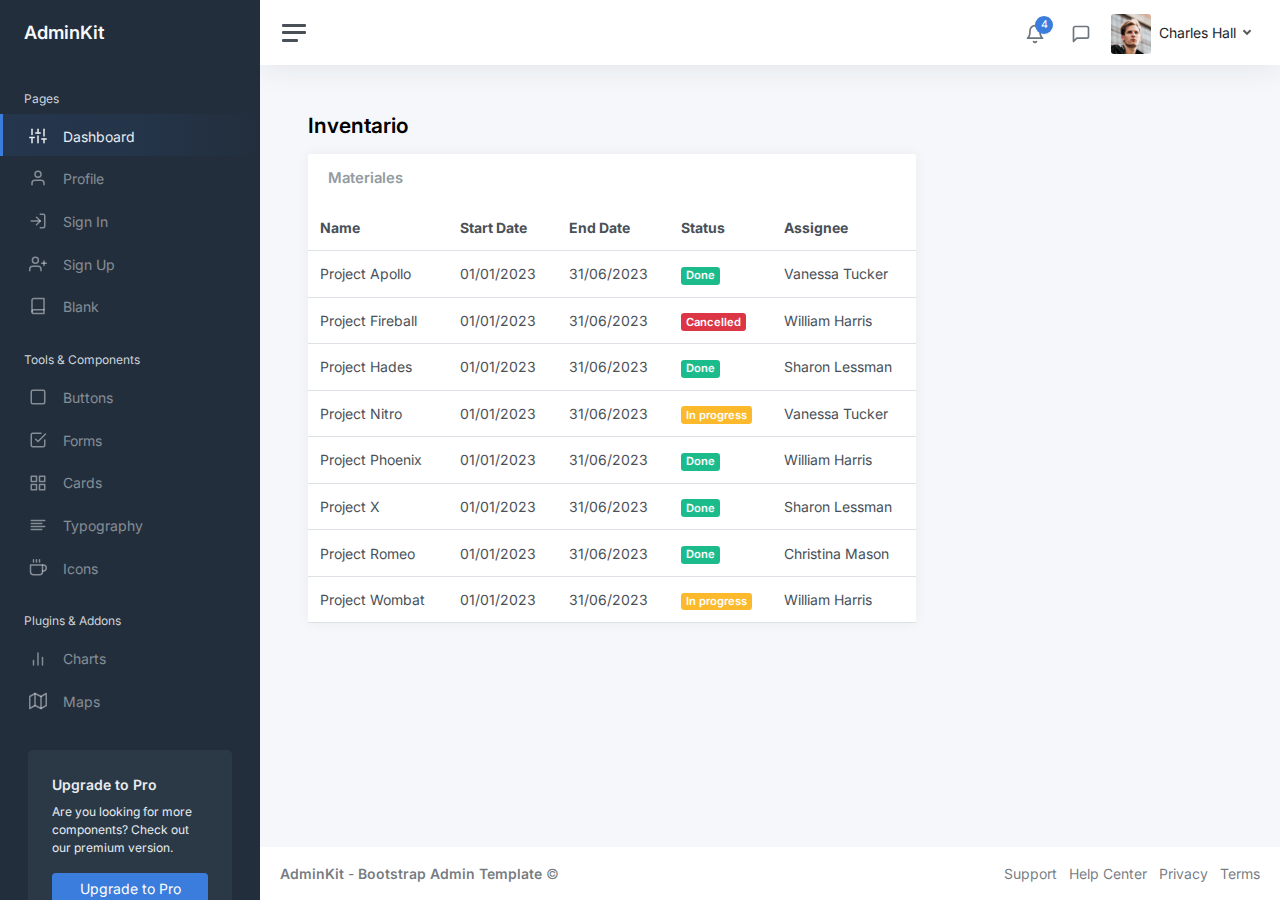
<file: adminkit-dev/static/index.html>
<!DOCTYPE html>
<html lang="en">

<head>
	<meta charset="utf-8">
	<meta http-equiv="X-UA-Compatible" content="IE=edge">
	<meta name="viewport" content="width=device-width, initial-scale=1, shrink-to-fit=no">
	<meta name="description" content="Responsive Admin &amp; Dashboard Template based on Bootstrap 5">
	<meta name="author" content="AdminKit">
	<meta name="keywords" content="adminkit, bootstrap, bootstrap 5, admin, dashboard, template, responsive, css, sass, html, theme, front-end, ui kit, web">

	<link rel="preconnect" href="https://fonts.gstatic.com">
	<link rel="shortcut icon" href="img/icons/icon-48x48.png" />

	<link rel="canonical" href="https://demo-basic.adminkit.io/" />

	<title>AdminKit Demo - Bootstrap 5 Admin Template</title>

	<link href="css/app.css" rel="stylesheet">
	<link href="https://fonts.googleapis.com/css2?family=Inter:wght@300;400;600&display=swap" rel="stylesheet">
</head>

<body>
	<div class="wrapper">
		<nav id="sidebar" class="sidebar js-sidebar">
			<div class="sidebar-content js-simplebar">
				<a class="sidebar-brand" href="index.html">
          <span class="align-middle">AdminKit</span>
        </a>

				<ul class="sidebar-nav">
					<li class="sidebar-header">
						Pages
					</li>

					<li class="sidebar-item active">
						<a class="sidebar-link" href="index.html">
              <i class="align-middle" data-feather="sliders"></i> <span class="align-middle">Dashboard</span>
            </a>
					</li>

					<li class="sidebar-item">
						<a class="sidebar-link" href="pages-profile.html">
              <i class="align-middle" data-feather="user"></i> <span class="align-middle">Profile</span>
            </a>
					</li>

					<li class="sidebar-item">
						<a class="sidebar-link" href="pages-sign-in.html">
              <i class="align-middle" data-feather="log-in"></i> <span class="align-middle">Sign In</span>
            </a>
					</li>

					<li class="sidebar-item">
						<a class="sidebar-link" href="pages-sign-up.html">
              <i class="align-middle" data-feather="user-plus"></i> <span class="align-middle">Sign Up</span>
            </a>
					</li>

					<li class="sidebar-item">
						<a class="sidebar-link" href="pages-blank.html">
              <i class="align-middle" data-feather="book"></i> <span class="align-middle">Blank</span>
            </a>
					</li>

					<li class="sidebar-header">
						Tools & Components
					</li>

					<li class="sidebar-item">
						<a class="sidebar-link" href="ui-buttons.html">
              <i class="align-middle" data-feather="square"></i> <span class="align-middle">Buttons</span>
            </a>
					</li>

					<li class="sidebar-item">
						<a class="sidebar-link" href="ui-forms.html">
              <i class="align-middle" data-feather="check-square"></i> <span class="align-middle">Forms</span>
            </a>
					</li>

					<li class="sidebar-item">
						<a class="sidebar-link" href="ui-cards.html">
              <i class="align-middle" data-feather="grid"></i> <span class="align-middle">Cards</span>
            </a>
					</li>

					<li class="sidebar-item">
						<a class="sidebar-link" href="ui-typography.html">
              <i class="align-middle" data-feather="align-left"></i> <span class="align-middle">Typography</span>
            </a>
					</li>

					<li class="sidebar-item">
						<a class="sidebar-link" href="icons-feather.html">
              <i class="align-middle" data-feather="coffee"></i> <span class="align-middle">Icons</span>
            </a>
					</li>

					<li class="sidebar-header">
						Plugins & Addons
					</li>

					<li class="sidebar-item">
						<a class="sidebar-link" href="charts-chartjs.html">
              <i class="align-middle" data-feather="bar-chart-2"></i> <span class="align-middle">Charts</span>
            </a>
					</li>

					<li class="sidebar-item">
						<a class="sidebar-link" href="maps-google.html">
              <i class="align-middle" data-feather="map"></i> <span class="align-middle">Maps</span>
            </a>
					</li>
				</ul>

				<div class="sidebar-cta">
					<div class="sidebar-cta-content">
						<strong class="d-inline-block mb-2">Upgrade to Pro</strong>
						<div class="mb-3 text-sm">
							Are you looking for more components? Check out our premium version.
						</div>
						<div class="d-grid">
							<a href="upgrade-to-pro.html" class="btn btn-primary">Upgrade to Pro</a>
						</div>
					</div>
				</div>
			</div>
		</nav>

		<div class="main">
			<nav class="navbar navbar-expand navbar-light navbar-bg">
				<a class="sidebar-toggle js-sidebar-toggle">
          <i class="hamburger align-self-center"></i>
        </a>

				<div class="navbar-collapse collapse">
					<ul class="navbar-nav navbar-align">
						<li class="nav-item dropdown">
							<a class="nav-icon dropdown-toggle" href="#" id="alertsDropdown" data-bs-toggle="dropdown">
								<div class="position-relative">
									<i class="align-middle" data-feather="bell"></i>
									<span class="indicator">4</span>
								</div>
							</a>
							<div class="dropdown-menu dropdown-menu-lg dropdown-menu-end py-0" aria-labelledby="alertsDropdown">
								<div class="dropdown-menu-header">
									4 New Notifications
								</div>
								<div class="list-group">
									<a href="#" class="list-group-item">
										<div class="row g-0 align-items-center">
											<div class="col-2">
												<i class="text-danger" data-feather="alert-circle"></i>
											</div>
											<div class="col-10">
												<div class="text-dark">Update completed</div>
												<div class="text-muted small mt-1">Restart server 12 to complete the update.</div>
												<div class="text-muted small mt-1">30m ago</div>
											</div>
										</div>
									</a>
									<a href="#" class="list-group-item">
										<div class="row g-0 align-items-center">
											<div class="col-2">
												<i class="text-warning" data-feather="bell"></i>
											</div>
											<div class="col-10">
												<div class="text-dark">Lorem ipsum</div>
												<div class="text-muted small mt-1">Aliquam ex eros, imperdiet vulputate hendrerit et.</div>
												<div class="text-muted small mt-1">2h ago</div>
											</div>
										</div>
									</a>
									<a href="#" class="list-group-item">
										<div class="row g-0 align-items-center">
											<div class="col-2">
												<i class="text-primary" data-feather="home"></i>
											</div>
											<div class="col-10">
												<div class="text-dark">Login from 192.186.1.8</div>
												<div class="text-muted small mt-1">5h ago</div>
											</div>
										</div>
									</a>
									<a href="#" class="list-group-item">
										<div class="row g-0 align-items-center">
											<div class="col-2">
												<i class="text-success" data-feather="user-plus"></i>
											</div>
											<div class="col-10">
												<div class="text-dark">New connection</div>
												<div class="text-muted small mt-1">Christina accepted your request.</div>
												<div class="text-muted small mt-1">14h ago</div>
											</div>
										</div>
									</a>
								</div>
								<div class="dropdown-menu-footer">
									<a href="#" class="text-muted">Show all notifications</a>
								</div>
							</div>
						</li>
						<li class="nav-item dropdown">
							<a class="nav-icon dropdown-toggle" href="#" id="messagesDropdown" data-bs-toggle="dropdown">
								<div class="position-relative">
									<i class="align-middle" data-feather="message-square"></i>
								</div>
							</a>
							<div class="dropdown-menu dropdown-menu-lg dropdown-menu-end py-0" aria-labelledby="messagesDropdown">
								<div class="dropdown-menu-header">
									<div class="position-relative">
										4 New Messages
									</div>
								</div>
								<div class="list-group">
									<a href="#" class="list-group-item">
										<div class="row g-0 align-items-center">
											<div class="col-2">
												<img src="img/avatars/avatar-5.jpg" class="avatar img-fluid rounded-circle" alt="Vanessa Tucker">
											</div>
											<div class="col-10 ps-2">
												<div class="text-dark">Vanessa Tucker</div>
												<div class="text-muted small mt-1">Nam pretium turpis et arcu. Duis arcu tortor.</div>
												<div class="text-muted small mt-1">15m ago</div>
											</div>
										</div>
									</a>
									<a href="#" class="list-group-item">
										<div class="row g-0 align-items-center">
											<div class="col-2">
												<img src="img/avatars/avatar-2.jpg" class="avatar img-fluid rounded-circle" alt="William Harris">
											</div>
											<div class="col-10 ps-2">
												<div class="text-dark">William Harris</div>
												<div class="text-muted small mt-1">Curabitur ligula sapien euismod vitae.</div>
												<div class="text-muted small mt-1">2h ago</div>
											</div>
										</div>
									</a>
									<a href="#" class="list-group-item">
										<div class="row g-0 align-items-center">
											<div class="col-2">
												<img src="img/avatars/avatar-4.jpg" class="avatar img-fluid rounded-circle" alt="Christina Mason">
											</div>
											<div class="col-10 ps-2">
												<div class="text-dark">Christina Mason</div>
												<div class="text-muted small mt-1">Pellentesque auctor neque nec urna.</div>
												<div class="text-muted small mt-1">4h ago</div>
											</div>
										</div>
									</a>
									<a href="#" class="list-group-item">
										<div class="row g-0 align-items-center">
											<div class="col-2">
												<img src="img/avatars/avatar-3.jpg" class="avatar img-fluid rounded-circle" alt="Sharon Lessman">
											</div>
											<div class="col-10 ps-2">
												<div class="text-dark">Sharon Lessman</div>
												<div class="text-muted small mt-1">Aenean tellus metus, bibendum sed, posuere ac, mattis non.</div>
												<div class="text-muted small mt-1">5h ago</div>
											</div>
										</div>
									</a>
								</div>
								<div class="dropdown-menu-footer">
									<a href="#" class="text-muted">Show all messages</a>
								</div>
							</div>
						</li>
						<li class="nav-item dropdown">
							<a class="nav-icon dropdown-toggle d-inline-block d-sm-none" href="#" data-bs-toggle="dropdown">
                <i class="align-middle" data-feather="settings"></i>
              </a>

							<a class="nav-link dropdown-toggle d-none d-sm-inline-block" href="#" data-bs-toggle="dropdown">
                <img src="img/avatars/avatar.jpg" class="avatar img-fluid rounded me-1" alt="Charles Hall" /> <span class="text-dark">Charles Hall</span>
              </a>
							<div class="dropdown-menu dropdown-menu-end">
								<a class="dropdown-item" href="pages-profile.html"><i class="align-middle me-1" data-feather="user"></i> Profile</a>
								<a class="dropdown-item" href="#"><i class="align-middle me-1" data-feather="pie-chart"></i> Analytics</a>
								<div class="dropdown-divider"></div>
								<a class="dropdown-item" href="index.html"><i class="align-middle me-1" data-feather="settings"></i> Settings & Privacy</a>
								<a class="dropdown-item" href="#"><i class="align-middle me-1" data-feather="help-circle"></i> Help Center</a>
								<div class="dropdown-divider"></div>
								<a class="dropdown-item" href="#">Log out</a>
							</div>
						</li>
					</ul>
				</div>
			</nav>

			<main class="content">
				<div class="container-fluid p-0">

					<h1 class="h3 mb-3"><strong>Inventario</strong></h1>

					
					<div class="row">
						<div class="col-12 col-lg-8 col-xxl-9 d-flex">
							<div class="card flex-fill">
								<div class="card-header">

									<h5 class="card-title mb-0">Materiales</h5>
								</div>
								<table class="table table-hover my-0">
									<thead>
										<tr>
											<th>Name</th>
											<th class="d-none d-xl-table-cell">Start Date</th>
											<th class="d-none d-xl-table-cell">End Date</th>
											<th>Status</th>
											<th class="d-none d-md-table-cell">Assignee</th>
										</tr>
									</thead>
									<tbody>
										<tr>
											<td>Project Apollo</td>
											<td class="d-none d-xl-table-cell">01/01/2023</td>
											<td class="d-none d-xl-table-cell">31/06/2023</td>
											<td><span class="badge bg-success">Done</span></td>
											<td class="d-none d-md-table-cell">Vanessa Tucker</td>
										</tr>
										<tr>
											<td>Project Fireball</td>
											<td class="d-none d-xl-table-cell">01/01/2023</td>
											<td class="d-none d-xl-table-cell">31/06/2023</td>
											<td><span class="badge bg-danger">Cancelled</span></td>
											<td class="d-none d-md-table-cell">William Harris</td>
										</tr>
										<tr>
											<td>Project Hades</td>
											<td class="d-none d-xl-table-cell">01/01/2023</td>
											<td class="d-none d-xl-table-cell">31/06/2023</td>
											<td><span class="badge bg-success">Done</span></td>
											<td class="d-none d-md-table-cell">Sharon Lessman</td>
										</tr>
										<tr>
											<td>Project Nitro</td>
											<td class="d-none d-xl-table-cell">01/01/2023</td>
											<td class="d-none d-xl-table-cell">31/06/2023</td>
											<td><span class="badge bg-warning">In progress</span></td>
											<td class="d-none d-md-table-cell">Vanessa Tucker</td>
										</tr>
										<tr>
											<td>Project Phoenix</td>
											<td class="d-none d-xl-table-cell">01/01/2023</td>
											<td class="d-none d-xl-table-cell">31/06/2023</td>
											<td><span class="badge bg-success">Done</span></td>
											<td class="d-none d-md-table-cell">William Harris</td>
										</tr>
										<tr>
											<td>Project X</td>
											<td class="d-none d-xl-table-cell">01/01/2023</td>
											<td class="d-none d-xl-table-cell">31/06/2023</td>
											<td><span class="badge bg-success">Done</span></td>
											<td class="d-none d-md-table-cell">Sharon Lessman</td>
										</tr>
										<tr>
											<td>Project Romeo</td>
											<td class="d-none d-xl-table-cell">01/01/2023</td>
											<td class="d-none d-xl-table-cell">31/06/2023</td>
											<td><span class="badge bg-success">Done</span></td>
											<td class="d-none d-md-table-cell">Christina Mason</td>
										</tr>
										<tr>
											<td>Project Wombat</td>
											<td class="d-none d-xl-table-cell">01/01/2023</td>
											<td class="d-none d-xl-table-cell">31/06/2023</td>
											<td><span class="badge bg-warning">In progress</span></td>
											<td class="d-none d-md-table-cell">William Harris</td>
										</tr>
									</tbody>
								</table>
							</div>
						</div>
					</div>

				</div>
			</main>

			<footer class="footer">
				<div class="container-fluid">
					<div class="row text-muted">
						<div class="col-6 text-start">
							<p class="mb-0">
								<a class="text-muted" href="https://adminkit.io/" target="_blank"><strong>AdminKit</strong></a> - <a class="text-muted" href="https://adminkit.io/" target="_blank"><strong>Bootstrap Admin Template</strong></a>								&copy;
							</p>
						</div>
						<div class="col-6 text-end">
							<ul class="list-inline">
								<li class="list-inline-item">
									<a class="text-muted" href="https://adminkit.io/" target="_blank">Support</a>
								</li>
								<li class="list-inline-item">
									<a class="text-muted" href="https://adminkit.io/" target="_blank">Help Center</a>
								</li>
								<li class="list-inline-item">
									<a class="text-muted" href="https://adminkit.io/" target="_blank">Privacy</a>
								</li>
								<li class="list-inline-item">
									<a class="text-muted" href="https://adminkit.io/" target="_blank">Terms</a>
								</li>
							</ul>
						</div>
					</div>
				</div>
			</footer>
		</div>
	</div>

	<script src="js/app.js"></script>

	<script>
		document.addEventListener("DOMContentLoaded", function() {
			var ctx = document.getElementById("chartjs-dashboard-line").getContext("2d");
			var gradient = ctx.createLinearGradient(0, 0, 0, 225);
			gradient.addColorStop(0, "rgba(215, 227, 244, 1)");
			gradient.addColorStop(1, "rgba(215, 227, 244, 0)");
			// Line chart
			new Chart(document.getElementById("chartjs-dashboard-line"), {
				type: "line",
				data: {
					labels: ["Jan", "Feb", "Mar", "Apr", "May", "Jun", "Jul", "Aug", "Sep", "Oct", "Nov", "Dec"],
					datasets: [{
						label: "Sales ($)",
						fill: true,
						backgroundColor: gradient,
						borderColor: window.theme.primary,
						data: [
							2115,
							1562,
							1584,
							1892,
							1587,
							1923,
							2566,
							2448,
							2805,
							3438,
							2917,
							3327
						]
					}]
				},
				options: {
					maintainAspectRatio: false,
					legend: {
						display: false
					},
					tooltips: {
						intersect: false
					},
					hover: {
						intersect: true
					},
					plugins: {
						filler: {
							propagate: false
						}
					},
					scales: {
						xAxes: [{
							reverse: true,
							gridLines: {
								color: "rgba(0,0,0,0.0)"
							}
						}],
						yAxes: [{
							ticks: {
								stepSize: 1000
							},
							display: true,
							borderDash: [3, 3],
							gridLines: {
								color: "rgba(0,0,0,0.0)"
							}
						}]
					}
				}
			});
		});
	</script>
	<script>
		document.addEventListener("DOMContentLoaded", function() {
			// Pie chart
			new Chart(document.getElementById("chartjs-dashboard-pie"), {
				type: "pie",
				data: {
					labels: ["Chrome", "Firefox", "IE"],
					datasets: [{
						data: [4306, 3801, 1689],
						backgroundColor: [
							window.theme.primary,
							window.theme.warning,
							window.theme.danger
						],
						borderWidth: 5
					}]
				},
				options: {
					responsive: !window.MSInputMethodContext,
					maintainAspectRatio: false,
					legend: {
						display: false
					},
					cutoutPercentage: 75
				}
			});
		});
	</script>
	<script>
		document.addEventListener("DOMContentLoaded", function() {
			// Bar chart
			new Chart(document.getElementById("chartjs-dashboard-bar"), {
				type: "bar",
				data: {
					labels: ["Jan", "Feb", "Mar", "Apr", "May", "Jun", "Jul", "Aug", "Sep", "Oct", "Nov", "Dec"],
					datasets: [{
						label: "This year",
						backgroundColor: window.theme.primary,
						borderColor: window.theme.primary,
						hoverBackgroundColor: window.theme.primary,
						hoverBorderColor: window.theme.primary,
						data: [54, 67, 41, 55, 62, 45, 55, 73, 60, 76, 48, 79],
						barPercentage: .75,
						categoryPercentage: .5
					}]
				},
				options: {
					maintainAspectRatio: false,
					legend: {
						display: false
					},
					scales: {
						yAxes: [{
							gridLines: {
								display: false
							},
							stacked: false,
							ticks: {
								stepSize: 20
							}
						}],
						xAxes: [{
							stacked: false,
							gridLines: {
								color: "transparent"
							}
						}]
					}
				}
			});
		});
	</script>
	<script>
		document.addEventListener("DOMContentLoaded", function() {
			var markers = [{
					coords: [31.230391, 121.473701],
					name: "Shanghai"
				},
				{
					coords: [28.704060, 77.102493],
					name: "Delhi"
				},
				{
					coords: [6.524379, 3.379206],
					name: "Lagos"
				},
				{
					coords: [35.689487, 139.691711],
					name: "Tokyo"
				},
				{
					coords: [23.129110, 113.264381],
					name: "Guangzhou"
				},
				{
					coords: [40.7127837, -74.0059413],
					name: "New York"
				},
				{
					coords: [34.052235, -118.243683],
					name: "Los Angeles"
				},
				{
					coords: [41.878113, -87.629799],
					name: "Chicago"
				},
				{
					coords: [51.507351, -0.127758],
					name: "London"
				},
				{
					coords: [40.416775, -3.703790],
					name: "Madrid "
				}
			];
			var map = new jsVectorMap({
				map: "world",
				selector: "#world_map",
				zoomButtons: true,
				markers: markers,
				markerStyle: {
					initial: {
						r: 9,
						strokeWidth: 7,
						stokeOpacity: .4,
						fill: window.theme.primary
					},
					hover: {
						fill: window.theme.primary,
						stroke: window.theme.primary
					}
				},
				zoomOnScroll: false
			});
			window.addEventListener("resize", () => {
				map.updateSize();
			});
		});
	</script>
	<script>
		document.addEventListener("DOMContentLoaded", function() {
			var date = new Date(Date.now() - 5 * 24 * 60 * 60 * 1000);
			var defaultDate = date.getUTCFullYear() + "-" + (date.getUTCMonth() + 1) + "-" + date.getUTCDate();
			document.getElementById("datetimepicker-dashboard").flatpickr({
				inline: true,
				prevArrow: "<span title=\"Previous month\">&laquo;</span>",
				nextArrow: "<span title=\"Next month\">&raquo;</span>",
				defaultDate: defaultDate
			});
		});
	</script>

</body>

</html>
</file>
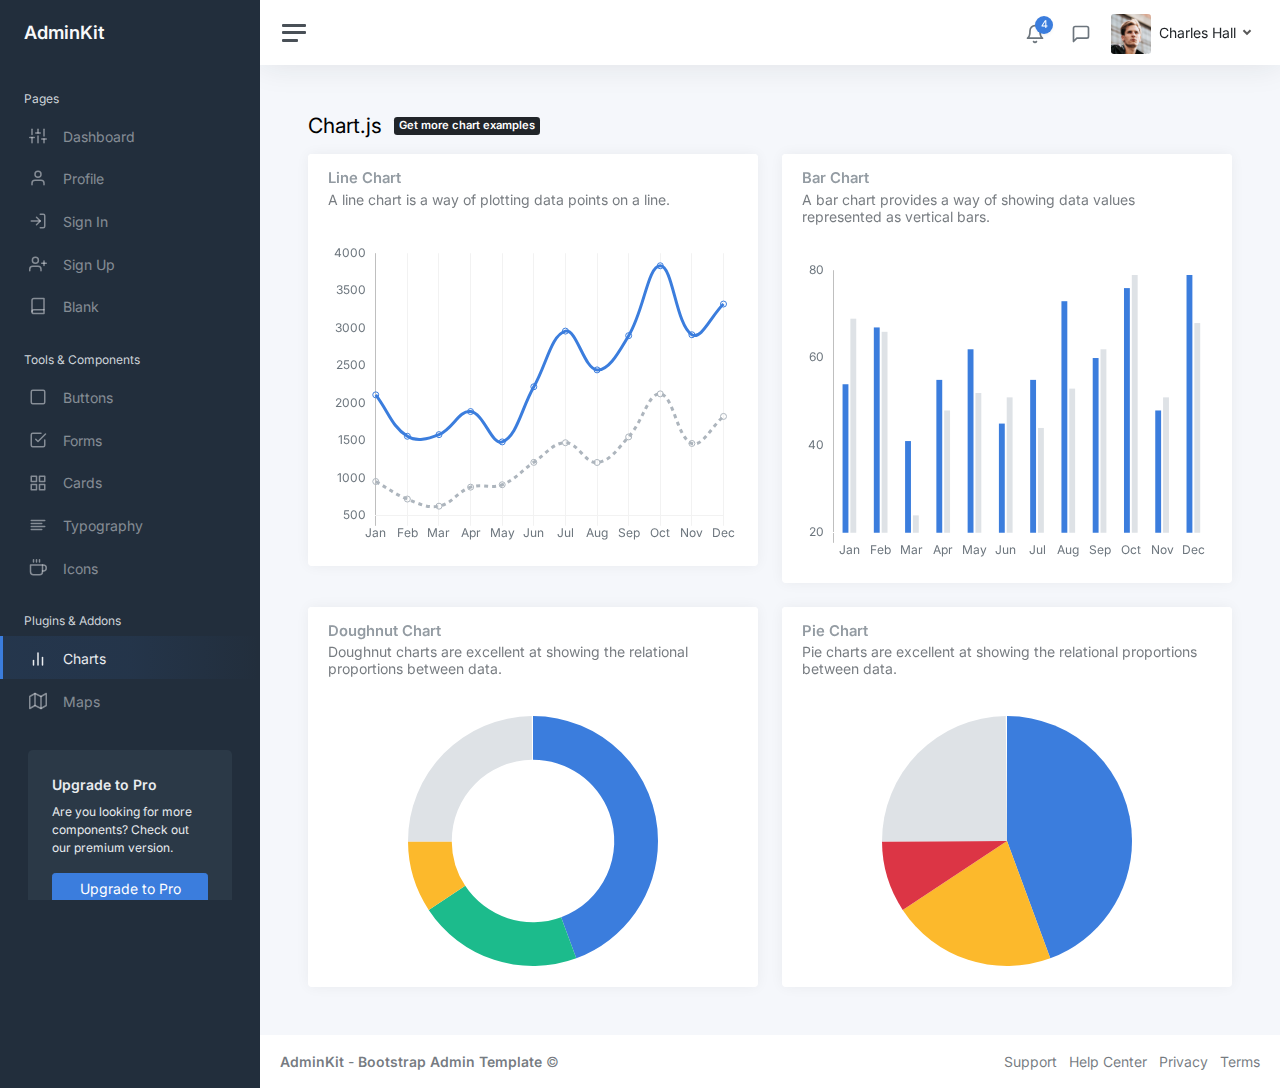
<file: adminkit-dev/static/charts-chartjs.html>
<!DOCTYPE html>
<html lang="en">

<head>
	<meta charset="utf-8">
	<meta http-equiv="X-UA-Compatible" content="IE=edge">
	<meta name="viewport" content="width=device-width, initial-scale=1, shrink-to-fit=no">
	<meta name="description" content="Responsive Admin &amp; Dashboard Template based on Bootstrap 5">
	<meta name="author" content="AdminKit">
	<meta name="keywords" content="adminkit, bootstrap, bootstrap 5, admin, dashboard, template, responsive, css, sass, html, theme, front-end, ui kit, web">

	<link rel="preconnect" href="https://fonts.gstatic.com">
	<link rel="shortcut icon" href="img/icons/icon-48x48.png" />

	<link rel="canonical" href="https://demo-basic.adminkit.io/charts-chartjs.html" />

	<title>Chart.js | AdminKit Demo</title>

	<link href="css/app.css" rel="stylesheet">
	<link href="https://fonts.googleapis.com/css2?family=Inter:wght@300;400;600&display=swap" rel="stylesheet">
</head>

<body>
	<div class="wrapper">
		<nav id="sidebar" class="sidebar js-sidebar">
			<div class="sidebar-content js-simplebar">
				<a class="sidebar-brand" href="index.html">
          <span class="align-middle">AdminKit</span>
        </a>

				<ul class="sidebar-nav">
					<li class="sidebar-header">
						Pages
					</li>

					<li class="sidebar-item">
						<a class="sidebar-link" href="index.html">
              <i class="align-middle" data-feather="sliders"></i> <span class="align-middle">Dashboard</span>
            </a>
					</li>

					<li class="sidebar-item">
						<a class="sidebar-link" href="pages-profile.html">
              <i class="align-middle" data-feather="user"></i> <span class="align-middle">Profile</span>
            </a>
					</li>

					<li class="sidebar-item">
						<a class="sidebar-link" href="pages-sign-in.html">
              <i class="align-middle" data-feather="log-in"></i> <span class="align-middle">Sign In</span>
            </a>
					</li>

					<li class="sidebar-item">
						<a class="sidebar-link" href="pages-sign-up.html">
              <i class="align-middle" data-feather="user-plus"></i> <span class="align-middle">Sign Up</span>
            </a>
					</li>

					<li class="sidebar-item">
						<a class="sidebar-link" href="pages-blank.html">
              <i class="align-middle" data-feather="book"></i> <span class="align-middle">Blank</span>
            </a>
					</li>

					<li class="sidebar-header">
						Tools & Components
					</li>

					<li class="sidebar-item">
						<a class="sidebar-link" href="ui-buttons.html">
              <i class="align-middle" data-feather="square"></i> <span class="align-middle">Buttons</span>
            </a>
					</li>

					<li class="sidebar-item">
						<a class="sidebar-link" href="ui-forms.html">
              <i class="align-middle" data-feather="check-square"></i> <span class="align-middle">Forms</span>
            </a>
					</li>

					<li class="sidebar-item">
						<a class="sidebar-link" href="ui-cards.html">
              <i class="align-middle" data-feather="grid"></i> <span class="align-middle">Cards</span>
            </a>
					</li>

					<li class="sidebar-item">
						<a class="sidebar-link" href="ui-typography.html">
              <i class="align-middle" data-feather="align-left"></i> <span class="align-middle">Typography</span>
            </a>
					</li>

					<li class="sidebar-item">
						<a class="sidebar-link" href="icons-feather.html">
              <i class="align-middle" data-feather="coffee"></i> <span class="align-middle">Icons</span>
            </a>
					</li>

					<li class="sidebar-header">
						Plugins & Addons
					</li>

					<li class="sidebar-item active">
						<a class="sidebar-link" href="charts-chartjs.html">
              <i class="align-middle" data-feather="bar-chart-2"></i> <span class="align-middle">Charts</span>
            </a>
					</li>

					<li class="sidebar-item">
						<a class="sidebar-link" href="maps-google.html">
              <i class="align-middle" data-feather="map"></i> <span class="align-middle">Maps</span>
            </a>
					</li>
				</ul>

				<div class="sidebar-cta">
					<div class="sidebar-cta-content">
						<strong class="d-inline-block mb-2">Upgrade to Pro</strong>
						<div class="mb-3 text-sm">
							Are you looking for more components? Check out our premium version.
						</div>
						<div class="d-grid">
							<a href="upgrade-to-pro.html" class="btn btn-primary">Upgrade to Pro</a>
						</div>
					</div>
				</div>
			</div>
		</nav>

		<div class="main">
			<nav class="navbar navbar-expand navbar-light navbar-bg">
				<a class="sidebar-toggle js-sidebar-toggle">
          <i class="hamburger align-self-center"></i>
        </a>

				<div class="navbar-collapse collapse">
					<ul class="navbar-nav navbar-align">
						<li class="nav-item dropdown">
							<a class="nav-icon dropdown-toggle" href="#" id="alertsDropdown" data-bs-toggle="dropdown">
								<div class="position-relative">
									<i class="align-middle" data-feather="bell"></i>
									<span class="indicator">4</span>
								</div>
							</a>
							<div class="dropdown-menu dropdown-menu-lg dropdown-menu-end py-0" aria-labelledby="alertsDropdown">
								<div class="dropdown-menu-header">
									4 New Notifications
								</div>
								<div class="list-group">
									<a href="#" class="list-group-item">
										<div class="row g-0 align-items-center">
											<div class="col-2">
												<i class="text-danger" data-feather="alert-circle"></i>
											</div>
											<div class="col-10">
												<div class="text-dark">Update completed</div>
												<div class="text-muted small mt-1">Restart server 12 to complete the update.</div>
												<div class="text-muted small mt-1">30m ago</div>
											</div>
										</div>
									</a>
									<a href="#" class="list-group-item">
										<div class="row g-0 align-items-center">
											<div class="col-2">
												<i class="text-warning" data-feather="bell"></i>
											</div>
											<div class="col-10">
												<div class="text-dark">Lorem ipsum</div>
												<div class="text-muted small mt-1">Aliquam ex eros, imperdiet vulputate hendrerit et.</div>
												<div class="text-muted small mt-1">2h ago</div>
											</div>
										</div>
									</a>
									<a href="#" class="list-group-item">
										<div class="row g-0 align-items-center">
											<div class="col-2">
												<i class="text-primary" data-feather="home"></i>
											</div>
											<div class="col-10">
												<div class="text-dark">Login from 192.186.1.8</div>
												<div class="text-muted small mt-1">5h ago</div>
											</div>
										</div>
									</a>
									<a href="#" class="list-group-item">
										<div class="row g-0 align-items-center">
											<div class="col-2">
												<i class="text-success" data-feather="user-plus"></i>
											</div>
											<div class="col-10">
												<div class="text-dark">New connection</div>
												<div class="text-muted small mt-1">Christina accepted your request.</div>
												<div class="text-muted small mt-1">14h ago</div>
											</div>
										</div>
									</a>
								</div>
								<div class="dropdown-menu-footer">
									<a href="#" class="text-muted">Show all notifications</a>
								</div>
							</div>
						</li>
						<li class="nav-item dropdown">
							<a class="nav-icon dropdown-toggle" href="#" id="messagesDropdown" data-bs-toggle="dropdown">
								<div class="position-relative">
									<i class="align-middle" data-feather="message-square"></i>
								</div>
							</a>
							<div class="dropdown-menu dropdown-menu-lg dropdown-menu-end py-0" aria-labelledby="messagesDropdown">
								<div class="dropdown-menu-header">
									<div class="position-relative">
										4 New Messages
									</div>
								</div>
								<div class="list-group">
									<a href="#" class="list-group-item">
										<div class="row g-0 align-items-center">
											<div class="col-2">
												<img src="img/avatars/avatar-5.jpg" class="avatar img-fluid rounded-circle" alt="Vanessa Tucker">
											</div>
											<div class="col-10 ps-2">
												<div class="text-dark">Vanessa Tucker</div>
												<div class="text-muted small mt-1">Nam pretium turpis et arcu. Duis arcu tortor.</div>
												<div class="text-muted small mt-1">15m ago</div>
											</div>
										</div>
									</a>
									<a href="#" class="list-group-item">
										<div class="row g-0 align-items-center">
											<div class="col-2">
												<img src="img/avatars/avatar-2.jpg" class="avatar img-fluid rounded-circle" alt="William Harris">
											</div>
											<div class="col-10 ps-2">
												<div class="text-dark">William Harris</div>
												<div class="text-muted small mt-1">Curabitur ligula sapien euismod vitae.</div>
												<div class="text-muted small mt-1">2h ago</div>
											</div>
										</div>
									</a>
									<a href="#" class="list-group-item">
										<div class="row g-0 align-items-center">
											<div class="col-2">
												<img src="img/avatars/avatar-4.jpg" class="avatar img-fluid rounded-circle" alt="Christina Mason">
											</div>
											<div class="col-10 ps-2">
												<div class="text-dark">Christina Mason</div>
												<div class="text-muted small mt-1">Pellentesque auctor neque nec urna.</div>
												<div class="text-muted small mt-1">4h ago</div>
											</div>
										</div>
									</a>
									<a href="#" class="list-group-item">
										<div class="row g-0 align-items-center">
											<div class="col-2">
												<img src="img/avatars/avatar-3.jpg" class="avatar img-fluid rounded-circle" alt="Sharon Lessman">
											</div>
											<div class="col-10 ps-2">
												<div class="text-dark">Sharon Lessman</div>
												<div class="text-muted small mt-1">Aenean tellus metus, bibendum sed, posuere ac, mattis non.</div>
												<div class="text-muted small mt-1">5h ago</div>
											</div>
										</div>
									</a>
								</div>
								<div class="dropdown-menu-footer">
									<a href="#" class="text-muted">Show all messages</a>
								</div>
							</div>
						</li>
						<li class="nav-item dropdown">
							<a class="nav-icon dropdown-toggle d-inline-block d-sm-none" href="#" data-bs-toggle="dropdown">
                <i class="align-middle" data-feather="settings"></i>
              </a>

							<a class="nav-link dropdown-toggle d-none d-sm-inline-block" href="#" data-bs-toggle="dropdown">
                <img src="img/avatars/avatar.jpg" class="avatar img-fluid rounded me-1" alt="Charles Hall" /> <span class="text-dark">Charles Hall</span>
              </a>
							<div class="dropdown-menu dropdown-menu-end">
								<a class="dropdown-item" href="pages-profile.html"><i class="align-middle me-1" data-feather="user"></i> Profile</a>
								<a class="dropdown-item" href="#"><i class="align-middle me-1" data-feather="pie-chart"></i> Analytics</a>
								<div class="dropdown-divider"></div>
								<a class="dropdown-item" href="index.html"><i class="align-middle me-1" data-feather="settings"></i> Settings & Privacy</a>
								<a class="dropdown-item" href="#"><i class="align-middle me-1" data-feather="help-circle"></i> Help Center</a>
								<div class="dropdown-divider"></div>
								<a class="dropdown-item" href="#">Log out</a>
							</div>
						</li>
					</ul>
				</div>
			</nav>

			<main class="content">
				<div class="container-fluid p-0">

					<div class="mb-3">
						<h1 class="h3 d-inline align-middle">Chart.js</h1>
						<a class="badge bg-dark text-white ms-2" href="upgrade-to-pro.html">
      Get more chart examples
  </a>
					</div>
					<div class="row">
						<div class="col-12 col-lg-6">
							<div class="card flex-fill w-100">
								<div class="card-header">
									<h5 class="card-title">Line Chart</h5>
									<h6 class="card-subtitle text-muted">A line chart is a way of plotting data points on a line.</h6>
								</div>
								<div class="card-body">
									<div class="chart">
										<canvas id="chartjs-line"></canvas>
									</div>
								</div>
							</div>
						</div>

						<div class="col-12 col-lg-6">
							<div class="card">
								<div class="card-header">
									<h5 class="card-title">Bar Chart</h5>
									<h6 class="card-subtitle text-muted">A bar chart provides a way of showing data values represented as vertical bars.</h6>
								</div>
								<div class="card-body">
									<div class="chart">
										<canvas id="chartjs-bar"></canvas>
									</div>
								</div>
							</div>
						</div>

						<div class="col-12 col-lg-6">
							<div class="card">
								<div class="card-header">
									<h5 class="card-title">Doughnut Chart</h5>
									<h6 class="card-subtitle text-muted">Doughnut charts are excellent at showing the relational proportions between data.</h6>
								</div>
								<div class="card-body">
									<div class="chart chart-sm">
										<canvas id="chartjs-doughnut"></canvas>
									</div>
								</div>
							</div>
						</div>

						<div class="col-12 col-lg-6">
							<div class="card">
								<div class="card-header">
									<h5 class="card-title">Pie Chart</h5>
									<h6 class="card-subtitle text-muted">Pie charts are excellent at showing the relational proportions between data.</h6>
								</div>
								<div class="card-body">
									<div class="chart chart-sm">
										<canvas id="chartjs-pie"></canvas>
									</div>
								</div>
							</div>
						</div>
					</div>

				</div>
			</main>

			<footer class="footer">
				<div class="container-fluid">
					<div class="row text-muted">
						<div class="col-6 text-start">
							<p class="mb-0">
								<a class="text-muted" href="https://adminkit.io/" target="_blank"><strong>AdminKit</strong></a> - <a class="text-muted" href="https://adminkit.io/" target="_blank"><strong>Bootstrap Admin Template</strong></a>								&copy;
							</p>
						</div>
						<div class="col-6 text-end">
							<ul class="list-inline">
								<li class="list-inline-item">
									<a class="text-muted" href="https://adminkit.io/" target="_blank">Support</a>
								</li>
								<li class="list-inline-item">
									<a class="text-muted" href="https://adminkit.io/" target="_blank">Help Center</a>
								</li>
								<li class="list-inline-item">
									<a class="text-muted" href="https://adminkit.io/" target="_blank">Privacy</a>
								</li>
								<li class="list-inline-item">
									<a class="text-muted" href="https://adminkit.io/" target="_blank">Terms</a>
								</li>
							</ul>
						</div>
					</div>
				</div>
			</footer>
		</div>
	</div>

	<script src="js/app.js"></script>

	<script>
		document.addEventListener("DOMContentLoaded", function() {
			// Line chart
			new Chart(document.getElementById("chartjs-line"), {
				type: "line",
				data: {
					labels: ["Jan", "Feb", "Mar", "Apr", "May", "Jun", "Jul", "Aug", "Sep", "Oct", "Nov", "Dec"],
					datasets: [{
						label: "Sales ($)",
						fill: true,
						backgroundColor: "transparent",
						borderColor: window.theme.primary,
						data: [2115, 1562, 1584, 1892, 1487, 2223, 2966, 2448, 2905, 3838, 2917, 3327]
					}, {
						label: "Orders",
						fill: true,
						backgroundColor: "transparent",
						borderColor: "#adb5bd",
						borderDash: [4, 4],
						data: [958, 724, 629, 883, 915, 1214, 1476, 1212, 1554, 2128, 1466, 1827]
					}]
				},
				options: {
					maintainAspectRatio: false,
					legend: {
						display: false
					},
					tooltips: {
						intersect: false
					},
					hover: {
						intersect: true
					},
					plugins: {
						filler: {
							propagate: false
						}
					},
					scales: {
						xAxes: [{
							reverse: true,
							gridLines: {
								color: "rgba(0,0,0,0.05)"
							}
						}],
						yAxes: [{
							ticks: {
								stepSize: 500
							},
							display: true,
							borderDash: [5, 5],
							gridLines: {
								color: "rgba(0,0,0,0)",
								fontColor: "#fff"
							}
						}]
					}
				}
			});
		});
	</script>
	<script>
		document.addEventListener("DOMContentLoaded", function() {
			// Bar chart
			new Chart(document.getElementById("chartjs-bar"), {
				type: "bar",
				data: {
					labels: ["Jan", "Feb", "Mar", "Apr", "May", "Jun", "Jul", "Aug", "Sep", "Oct", "Nov", "Dec"],
					datasets: [{
						label: "Last year",
						backgroundColor: window.theme.primary,
						borderColor: window.theme.primary,
						hoverBackgroundColor: window.theme.primary,
						hoverBorderColor: window.theme.primary,
						data: [54, 67, 41, 55, 62, 45, 55, 73, 60, 76, 48, 79],
						barPercentage: .75,
						categoryPercentage: .5
					}, {
						label: "This year",
						backgroundColor: "#dee2e6",
						borderColor: "#dee2e6",
						hoverBackgroundColor: "#dee2e6",
						hoverBorderColor: "#dee2e6",
						data: [69, 66, 24, 48, 52, 51, 44, 53, 62, 79, 51, 68],
						barPercentage: .75,
						categoryPercentage: .5
					}]
				},
				options: {
					maintainAspectRatio: false,
					legend: {
						display: false
					},
					scales: {
						yAxes: [{
							gridLines: {
								display: false
							},
							stacked: false,
							ticks: {
								stepSize: 20
							}
						}],
						xAxes: [{
							stacked: false,
							gridLines: {
								color: "transparent"
							}
						}]
					}
				}
			});
		});
	</script>
	<script>
		document.addEventListener("DOMContentLoaded", function() {
			// Doughnut chart
			new Chart(document.getElementById("chartjs-doughnut"), {
				type: "doughnut",
				data: {
					labels: ["Social", "Search Engines", "Direct", "Other"],
					datasets: [{
						data: [260, 125, 54, 146],
						backgroundColor: [
							window.theme.primary,
							window.theme.success,
							window.theme.warning,
							"#dee2e6"
						],
						borderColor: "transparent"
					}]
				},
				options: {
					maintainAspectRatio: false,
					cutoutPercentage: 65,
					legend: {
						display: false
					}
				}
			});
		});
	</script>
	<script>
		document.addEventListener("DOMContentLoaded", function() {
			// Pie chart
			new Chart(document.getElementById("chartjs-pie"), {
				type: "pie",
				data: {
					labels: ["Social", "Search Engines", "Direct", "Other"],
					datasets: [{
						data: [260, 125, 54, 146],
						backgroundColor: [
							window.theme.primary,
							window.theme.warning,
							window.theme.danger,
							"#dee2e6"
						],
						borderColor: "transparent"
					}]
				},
				options: {
					maintainAspectRatio: false,
					legend: {
						display: false
					}
				}
			});
		});
	</script>
	<script>
		document.addEventListener("DOMContentLoaded", function() {
			// Radar chart
			new Chart(document.getElementById("chartjs-radar"), {
				type: "radar",
				data: {
					labels: ["Speed", "Reliability", "Comfort", "Safety", "Efficiency"],
					datasets: [{
						label: "Model X",
						backgroundColor: "rgba(0, 123, 255, 0.2)",
						borderColor: window.theme.primary,
						pointBackgroundColor: window.theme.primary,
						pointBorderColor: "#fff",
						pointHoverBackgroundColor: "#fff",
						pointHoverBorderColor: window.theme.primary,
						data: [70, 53, 82, 60, 33]
					}, {
						label: "Model S",
						backgroundColor: "rgba(220, 53, 69, 0.2)",
						borderColor: window.theme.danger,
						pointBackgroundColor: window.theme.danger,
						pointBorderColor: "#fff",
						pointHoverBackgroundColor: "#fff",
						pointHoverBorderColor: window.theme.danger,
						data: [35, 38, 65, 85, 84]
					}]
				},
				options: {
					maintainAspectRatio: false
				}
			});
		});
	</script>
	<script>
		document.addEventListener("DOMContentLoaded", function() {
			// Polar Area chart
			new Chart(document.getElementById("chartjs-polar-area"), {
				type: "polarArea",
				data: {
					labels: ["Speed", "Reliability", "Comfort", "Safety", "Efficiency"],
					datasets: [{
						label: "Model S",
						data: [35, 38, 65, 70, 24],
						backgroundColor: [
							window.theme.primary,
							window.theme.success,
							window.theme.danger,
							window.theme.warning,
							window.theme.info
						]
					}]
				},
				options: {
					maintainAspectRatio: false
				}
			});
		});
	</script>

</body>

</html>
</file>
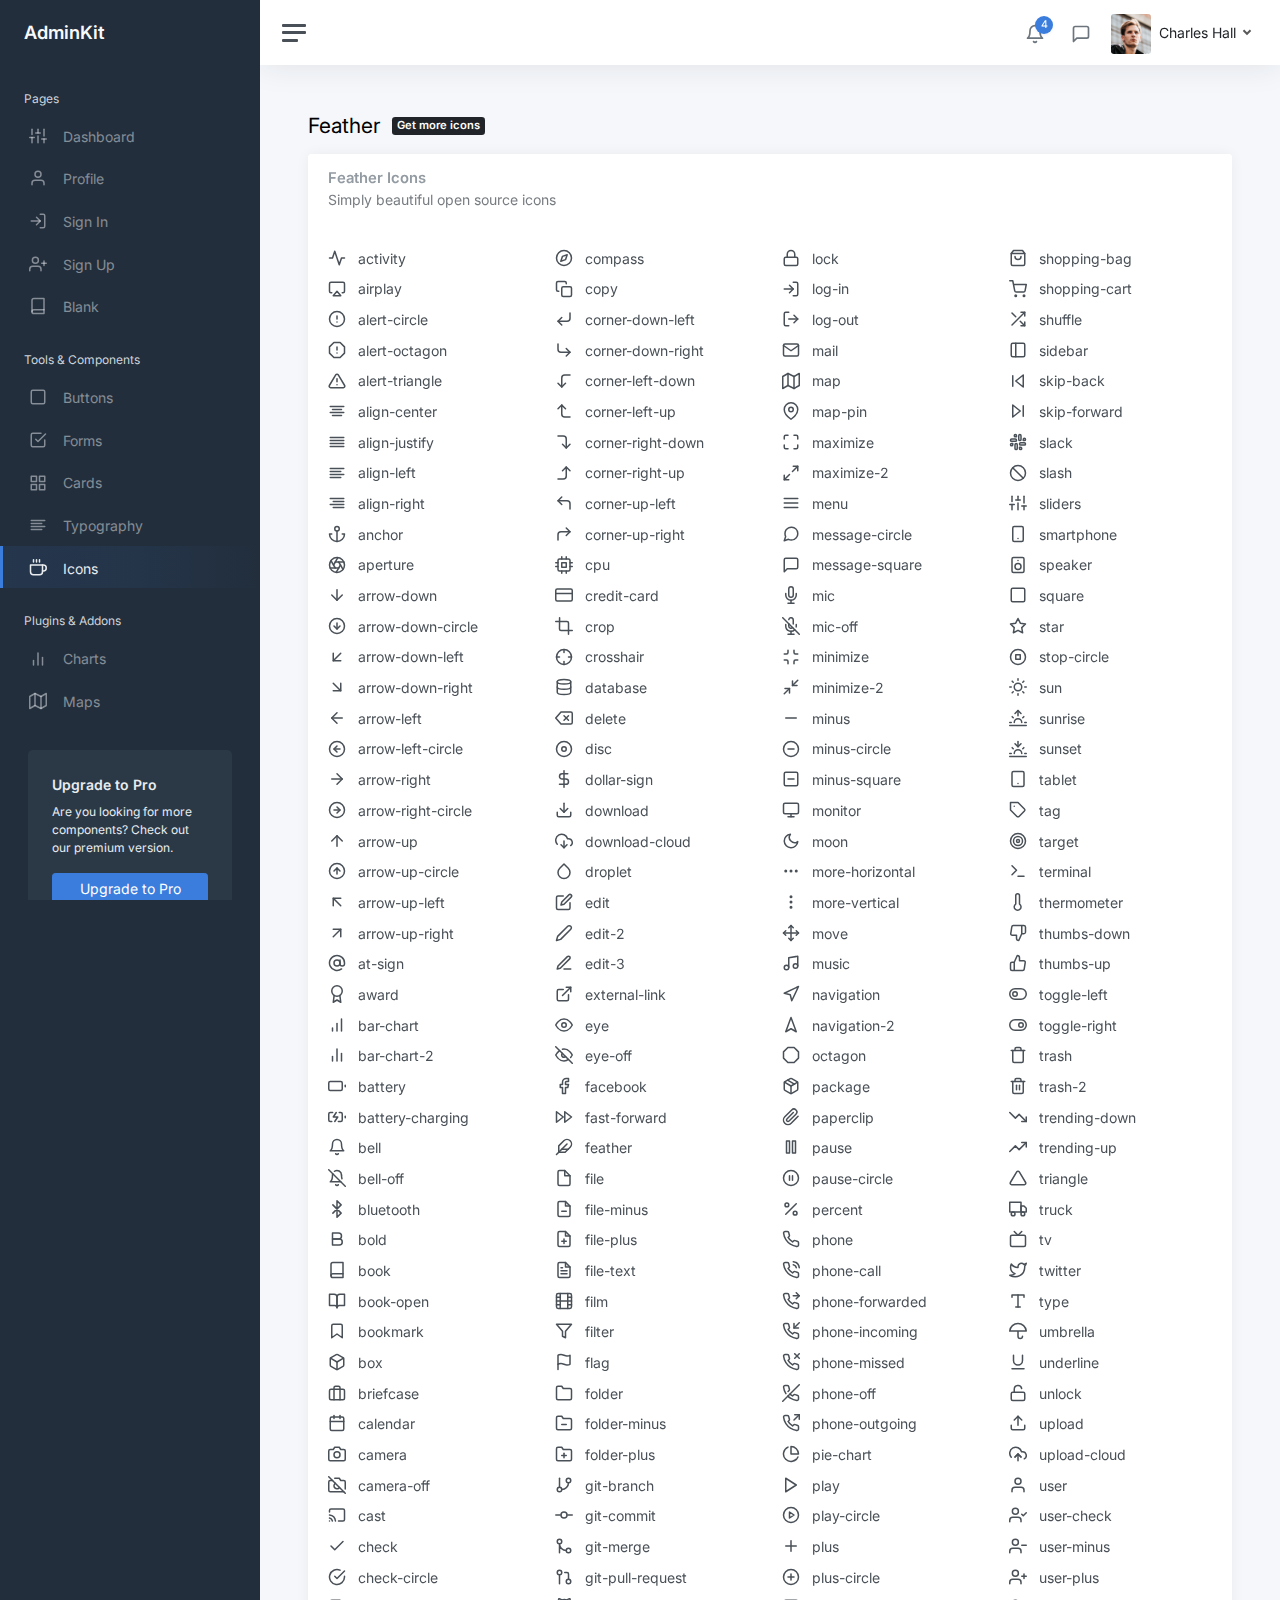
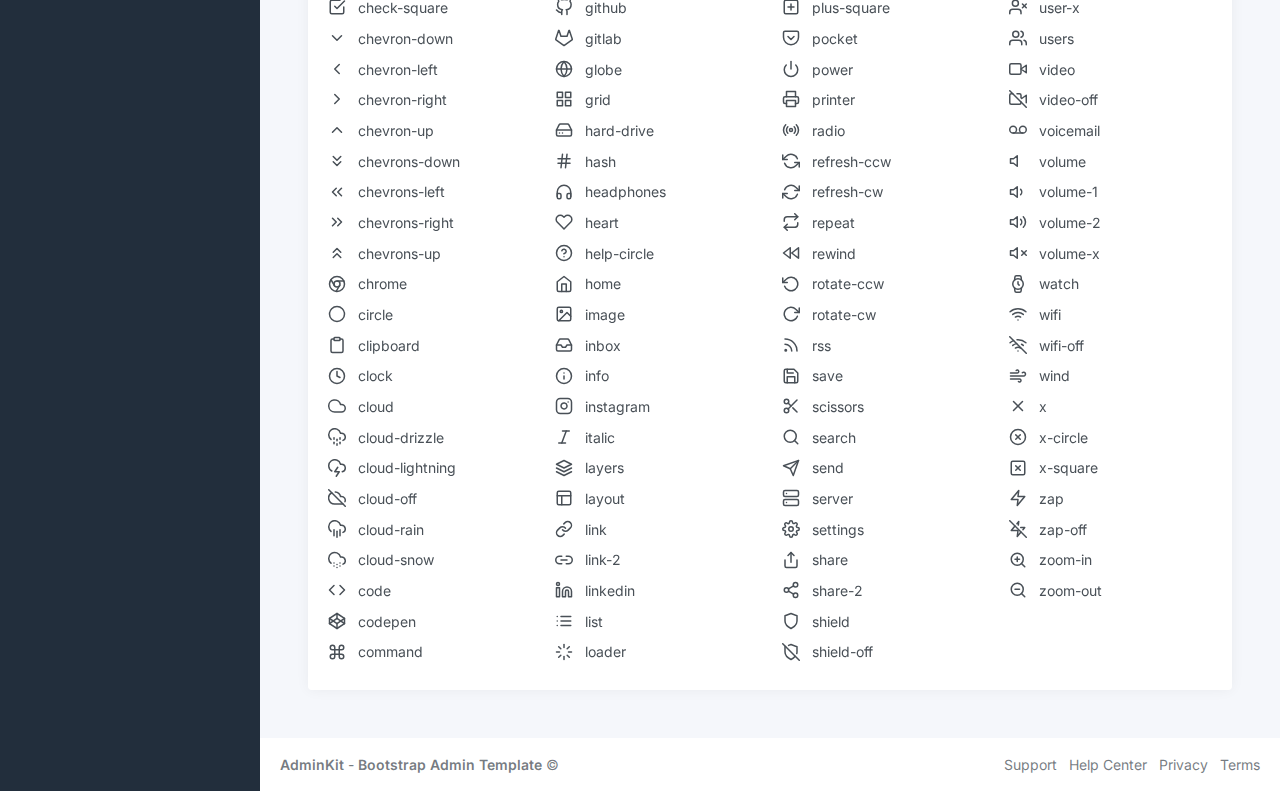
<file: adminkit-dev/static/icons-feather.html>
<!DOCTYPE html>
<html lang="en">

<head>
	<meta charset="utf-8">
	<meta http-equiv="X-UA-Compatible" content="IE=edge">
	<meta name="viewport" content="width=device-width, initial-scale=1, shrink-to-fit=no">
	<meta name="description" content="Responsive Admin &amp; Dashboard Template based on Bootstrap 5">
	<meta name="author" content="AdminKit">
	<meta name="keywords" content="adminkit, bootstrap, bootstrap 5, admin, dashboard, template, responsive, css, sass, html, theme, front-end, ui kit, web">

	<link rel="preconnect" href="https://fonts.gstatic.com">
	<link rel="shortcut icon" href="img/icons/icon-48x48.png" />

	<link rel="canonical" href="https://demo-basic.adminkit.io/icons-feather.html" />

	<title>Feather | AdminKit Demo</title>

	<link href="css/app.css" rel="stylesheet">
	<link href="https://fonts.googleapis.com/css2?family=Inter:wght@300;400;600&display=swap" rel="stylesheet">
</head>

<body>
	<div class="wrapper">
		<nav id="sidebar" class="sidebar js-sidebar">
			<div class="sidebar-content js-simplebar">
				<a class="sidebar-brand" href="index.html">
          <span class="align-middle">AdminKit</span>
        </a>

				<ul class="sidebar-nav">
					<li class="sidebar-header">
						Pages
					</li>

					<li class="sidebar-item">
						<a class="sidebar-link" href="index.html">
              <i class="align-middle" data-feather="sliders"></i> <span class="align-middle">Dashboard</span>
            </a>
					</li>

					<li class="sidebar-item">
						<a class="sidebar-link" href="pages-profile.html">
              <i class="align-middle" data-feather="user"></i> <span class="align-middle">Profile</span>
            </a>
					</li>

					<li class="sidebar-item">
						<a class="sidebar-link" href="pages-sign-in.html">
              <i class="align-middle" data-feather="log-in"></i> <span class="align-middle">Sign In</span>
            </a>
					</li>

					<li class="sidebar-item">
						<a class="sidebar-link" href="pages-sign-up.html">
              <i class="align-middle" data-feather="user-plus"></i> <span class="align-middle">Sign Up</span>
            </a>
					</li>

					<li class="sidebar-item">
						<a class="sidebar-link" href="pages-blank.html">
              <i class="align-middle" data-feather="book"></i> <span class="align-middle">Blank</span>
            </a>
					</li>

					<li class="sidebar-header">
						Tools & Components
					</li>

					<li class="sidebar-item">
						<a class="sidebar-link" href="ui-buttons.html">
              <i class="align-middle" data-feather="square"></i> <span class="align-middle">Buttons</span>
            </a>
					</li>

					<li class="sidebar-item">
						<a class="sidebar-link" href="ui-forms.html">
              <i class="align-middle" data-feather="check-square"></i> <span class="align-middle">Forms</span>
            </a>
					</li>

					<li class="sidebar-item">
						<a class="sidebar-link" href="ui-cards.html">
              <i class="align-middle" data-feather="grid"></i> <span class="align-middle">Cards</span>
            </a>
					</li>

					<li class="sidebar-item">
						<a class="sidebar-link" href="ui-typography.html">
              <i class="align-middle" data-feather="align-left"></i> <span class="align-middle">Typography</span>
            </a>
					</li>

					<li class="sidebar-item active">
						<a class="sidebar-link" href="icons-feather.html">
              <i class="align-middle" data-feather="coffee"></i> <span class="align-middle">Icons</span>
            </a>
					</li>

					<li class="sidebar-header">
						Plugins & Addons
					</li>

					<li class="sidebar-item">
						<a class="sidebar-link" href="charts-chartjs.html">
              <i class="align-middle" data-feather="bar-chart-2"></i> <span class="align-middle">Charts</span>
            </a>
					</li>

					<li class="sidebar-item">
						<a class="sidebar-link" href="maps-google.html">
              <i class="align-middle" data-feather="map"></i> <span class="align-middle">Maps</span>
            </a>
					</li>
				</ul>

				<div class="sidebar-cta">
					<div class="sidebar-cta-content">
						<strong class="d-inline-block mb-2">Upgrade to Pro</strong>
						<div class="mb-3 text-sm">
							Are you looking for more components? Check out our premium version.
						</div>
						<div class="d-grid">
							<a href="upgrade-to-pro.html" class="btn btn-primary">Upgrade to Pro</a>
						</div>
					</div>
				</div>
			</div>
		</nav>

		<div class="main">
			<nav class="navbar navbar-expand navbar-light navbar-bg">
				<a class="sidebar-toggle js-sidebar-toggle">
          <i class="hamburger align-self-center"></i>
        </a>

				<div class="navbar-collapse collapse">
					<ul class="navbar-nav navbar-align">
						<li class="nav-item dropdown">
							<a class="nav-icon dropdown-toggle" href="#" id="alertsDropdown" data-bs-toggle="dropdown">
								<div class="position-relative">
									<i class="align-middle" data-feather="bell"></i>
									<span class="indicator">4</span>
								</div>
							</a>
							<div class="dropdown-menu dropdown-menu-lg dropdown-menu-end py-0" aria-labelledby="alertsDropdown">
								<div class="dropdown-menu-header">
									4 New Notifications
								</div>
								<div class="list-group">
									<a href="#" class="list-group-item">
										<div class="row g-0 align-items-center">
											<div class="col-2">
												<i class="text-danger" data-feather="alert-circle"></i>
											</div>
											<div class="col-10">
												<div class="text-dark">Update completed</div>
												<div class="text-muted small mt-1">Restart server 12 to complete the update.</div>
												<div class="text-muted small mt-1">30m ago</div>
											</div>
										</div>
									</a>
									<a href="#" class="list-group-item">
										<div class="row g-0 align-items-center">
											<div class="col-2">
												<i class="text-warning" data-feather="bell"></i>
											</div>
											<div class="col-10">
												<div class="text-dark">Lorem ipsum</div>
												<div class="text-muted small mt-1">Aliquam ex eros, imperdiet vulputate hendrerit et.</div>
												<div class="text-muted small mt-1">2h ago</div>
											</div>
										</div>
									</a>
									<a href="#" class="list-group-item">
										<div class="row g-0 align-items-center">
											<div class="col-2">
												<i class="text-primary" data-feather="home"></i>
											</div>
											<div class="col-10">
												<div class="text-dark">Login from 192.186.1.8</div>
												<div class="text-muted small mt-1">5h ago</div>
											</div>
										</div>
									</a>
									<a href="#" class="list-group-item">
										<div class="row g-0 align-items-center">
											<div class="col-2">
												<i class="text-success" data-feather="user-plus"></i>
											</div>
											<div class="col-10">
												<div class="text-dark">New connection</div>
												<div class="text-muted small mt-1">Christina accepted your request.</div>
												<div class="text-muted small mt-1">14h ago</div>
											</div>
										</div>
									</a>
								</div>
								<div class="dropdown-menu-footer">
									<a href="#" class="text-muted">Show all notifications</a>
								</div>
							</div>
						</li>
						<li class="nav-item dropdown">
							<a class="nav-icon dropdown-toggle" href="#" id="messagesDropdown" data-bs-toggle="dropdown">
								<div class="position-relative">
									<i class="align-middle" data-feather="message-square"></i>
								</div>
							</a>
							<div class="dropdown-menu dropdown-menu-lg dropdown-menu-end py-0" aria-labelledby="messagesDropdown">
								<div class="dropdown-menu-header">
									<div class="position-relative">
										4 New Messages
									</div>
								</div>
								<div class="list-group">
									<a href="#" class="list-group-item">
										<div class="row g-0 align-items-center">
											<div class="col-2">
												<img src="img/avatars/avatar-5.jpg" class="avatar img-fluid rounded-circle" alt="Vanessa Tucker">
											</div>
											<div class="col-10 ps-2">
												<div class="text-dark">Vanessa Tucker</div>
												<div class="text-muted small mt-1">Nam pretium turpis et arcu. Duis arcu tortor.</div>
												<div class="text-muted small mt-1">15m ago</div>
											</div>
										</div>
									</a>
									<a href="#" class="list-group-item">
										<div class="row g-0 align-items-center">
											<div class="col-2">
												<img src="img/avatars/avatar-2.jpg" class="avatar img-fluid rounded-circle" alt="William Harris">
											</div>
											<div class="col-10 ps-2">
												<div class="text-dark">William Harris</div>
												<div class="text-muted small mt-1">Curabitur ligula sapien euismod vitae.</div>
												<div class="text-muted small mt-1">2h ago</div>
											</div>
										</div>
									</a>
									<a href="#" class="list-group-item">
										<div class="row g-0 align-items-center">
											<div class="col-2">
												<img src="img/avatars/avatar-4.jpg" class="avatar img-fluid rounded-circle" alt="Christina Mason">
											</div>
											<div class="col-10 ps-2">
												<div class="text-dark">Christina Mason</div>
												<div class="text-muted small mt-1">Pellentesque auctor neque nec urna.</div>
												<div class="text-muted small mt-1">4h ago</div>
											</div>
										</div>
									</a>
									<a href="#" class="list-group-item">
										<div class="row g-0 align-items-center">
											<div class="col-2">
												<img src="img/avatars/avatar-3.jpg" class="avatar img-fluid rounded-circle" alt="Sharon Lessman">
											</div>
											<div class="col-10 ps-2">
												<div class="text-dark">Sharon Lessman</div>
												<div class="text-muted small mt-1">Aenean tellus metus, bibendum sed, posuere ac, mattis non.</div>
												<div class="text-muted small mt-1">5h ago</div>
											</div>
										</div>
									</a>
								</div>
								<div class="dropdown-menu-footer">
									<a href="#" class="text-muted">Show all messages</a>
								</div>
							</div>
						</li>
						<li class="nav-item dropdown">
							<a class="nav-icon dropdown-toggle d-inline-block d-sm-none" href="#" data-bs-toggle="dropdown">
                <i class="align-middle" data-feather="settings"></i>
              </a>

							<a class="nav-link dropdown-toggle d-none d-sm-inline-block" href="#" data-bs-toggle="dropdown">
                <img src="img/avatars/avatar.jpg" class="avatar img-fluid rounded me-1" alt="Charles Hall" /> <span class="text-dark">Charles Hall</span>
              </a>
							<div class="dropdown-menu dropdown-menu-end">
								<a class="dropdown-item" href="pages-profile.html"><i class="align-middle me-1" data-feather="user"></i> Profile</a>
								<a class="dropdown-item" href="#"><i class="align-middle me-1" data-feather="pie-chart"></i> Analytics</a>
								<div class="dropdown-divider"></div>
								<a class="dropdown-item" href="index.html"><i class="align-middle me-1" data-feather="settings"></i> Settings & Privacy</a>
								<a class="dropdown-item" href="#"><i class="align-middle me-1" data-feather="help-circle"></i> Help Center</a>
								<div class="dropdown-divider"></div>
								<a class="dropdown-item" href="#">Log out</a>
							</div>
						</li>
					</ul>
				</div>
			</nav>

			<main class="content">
				<div class="container-fluid p-0">

					<div class="mb-3">
						<h1 class="h3 d-inline align-middle">Feather</h1>
						<a class="badge bg-dark text-white ms-2" href="upgrade-to-pro.html">
      Get more icons
  </a>
					</div>
					<div class="card">
						<div class="card-header">
							<h3 class="card-title">Feather Icons</h3>
							<h6 class="card-subtitle text-muted">Simply beautiful open source icons</h6>
						</div>
						<div class="card-body">
							<div class="row">
								<div class="col-12 col-md-6 col-lg-3">
									<div class="mb-2">
										<i class="align-middle me-2" data-feather="activity"></i> <span class="align-middle">activity</span>
									</div>
									<div class="mb-2">
										<i class="align-middle me-2" data-feather="airplay"></i> <span class="align-middle">airplay</span>
									</div>
									<div class="mb-2">
										<i class="align-middle me-2" data-feather="alert-circle"></i> <span class="align-middle">alert-circle</span>
									</div>
									<div class="mb-2">
										<i class="align-middle me-2" data-feather="alert-octagon"></i> <span class="align-middle">alert-octagon</span>
									</div>
									<div class="mb-2">
										<i class="align-middle me-2" data-feather="alert-triangle"></i> <span class="align-middle">alert-triangle</span>
									</div>
									<div class="mb-2">
										<i class="align-middle me-2" data-feather="align-center"></i> <span class="align-middle">align-center</span>
									</div>
									<div class="mb-2">
										<i class="align-middle me-2" data-feather="align-justify"></i> <span class="align-middle">align-justify</span>
									</div>
									<div class="mb-2">
										<i class="align-middle me-2" data-feather="align-left"></i> <span class="align-middle">align-left</span>
									</div>
									<div class="mb-2">
										<i class="align-middle me-2" data-feather="align-right"></i> <span class="align-middle">align-right</span>
									</div>
									<div class="mb-2">
										<i class="align-middle me-2" data-feather="anchor"></i> <span class="align-middle">anchor</span>
									</div>
									<div class="mb-2">
										<i class="align-middle me-2" data-feather="aperture"></i> <span class="align-middle">aperture</span>
									</div>
									<div class="mb-2">
										<i class="align-middle me-2" data-feather="arrow-down"></i> <span class="align-middle">arrow-down</span>
									</div>
									<div class="mb-2">
										<i class="align-middle me-2" data-feather="arrow-down-circle"></i> <span class="align-middle">arrow-down-circle</span>
									</div>
									<div class="mb-2">
										<i class="align-middle me-2" data-feather="arrow-down-left"></i> <span class="align-middle">arrow-down-left</span>
									</div>
									<div class="mb-2">
										<i class="align-middle me-2" data-feather="arrow-down-right"></i> <span class="align-middle">arrow-down-right</span>
									</div>
									<div class="mb-2">
										<i class="align-middle me-2" data-feather="arrow-left"></i> <span class="align-middle">arrow-left</span>
									</div>
									<div class="mb-2">
										<i class="align-middle me-2" data-feather="arrow-left-circle"></i> <span class="align-middle">arrow-left-circle</span>
									</div>
									<div class="mb-2">
										<i class="align-middle me-2" data-feather="arrow-right"></i> <span class="align-middle">arrow-right</span>
									</div>
									<div class="mb-2">
										<i class="align-middle me-2" data-feather="arrow-right-circle"></i> <span class="align-middle">arrow-right-circle</span>
									</div>
									<div class="mb-2">
										<i class="align-middle me-2" data-feather="arrow-up"></i> <span class="align-middle">arrow-up</span>
									</div>
									<div class="mb-2">
										<i class="align-middle me-2" data-feather="arrow-up-circle"></i> <span class="align-middle">arrow-up-circle</span>
									</div>
									<div class="mb-2">
										<i class="align-middle me-2" data-feather="arrow-up-left"></i> <span class="align-middle">arrow-up-left</span>
									</div>
									<div class="mb-2">
										<i class="align-middle me-2" data-feather="arrow-up-right"></i> <span class="align-middle">arrow-up-right</span>
									</div>
									<div class="mb-2">
										<i class="align-middle me-2" data-feather="at-sign"></i> <span class="align-middle">at-sign</span>
									</div>
									<div class="mb-2">
										<i class="align-middle me-2" data-feather="award"></i> <span class="align-middle">award</span>
									</div>
									<div class="mb-2">
										<i class="align-middle me-2" data-feather="bar-chart"></i> <span class="align-middle">bar-chart</span>
									</div>
									<div class="mb-2">
										<i class="align-middle me-2" data-feather="bar-chart-2"></i> <span class="align-middle">bar-chart-2</span>
									</div>
									<div class="mb-2">
										<i class="align-middle me-2" data-feather="battery"></i> <span class="align-middle">battery</span>
									</div>
									<div class="mb-2">
										<i class="align-middle me-2" data-feather="battery-charging"></i> <span class="align-middle">battery-charging</span>
									</div>
									<div class="mb-2">
										<i class="align-middle me-2" data-feather="bell"></i> <span class="align-middle">bell</span>
									</div>
									<div class="mb-2">
										<i class="align-middle me-2" data-feather="bell-off"></i> <span class="align-middle">bell-off</span>
									</div>
									<div class="mb-2">
										<i class="align-middle me-2" data-feather="bluetooth"></i> <span class="align-middle">bluetooth</span>
									</div>
									<div class="mb-2">
										<i class="align-middle me-2" data-feather="bold"></i> <span class="align-middle">bold</span>
									</div>
									<div class="mb-2">
										<i class="align-middle me-2" data-feather="book"></i> <span class="align-middle">book</span>
									</div>
									<div class="mb-2">
										<i class="align-middle me-2" data-feather="book-open"></i> <span class="align-middle">book-open</span>
									</div>
									<div class="mb-2">
										<i class="align-middle me-2" data-feather="bookmark"></i> <span class="align-middle">bookmark</span>
									</div>
									<div class="mb-2">
										<i class="align-middle me-2" data-feather="box"></i> <span class="align-middle">box</span>
									</div>
									<div class="mb-2">
										<i class="align-middle me-2" data-feather="briefcase"></i> <span class="align-middle">briefcase</span>
									</div>
									<div class="mb-2">
										<i class="align-middle me-2" data-feather="calendar"></i> <span class="align-middle">calendar</span>
									</div>
									<div class="mb-2">
										<i class="align-middle me-2" data-feather="camera"></i> <span class="align-middle">camera</span>
									</div>
									<div class="mb-2">
										<i class="align-middle me-2" data-feather="camera-off"></i> <span class="align-middle">camera-off</span>
									</div>
									<div class="mb-2">
										<i class="align-middle me-2" data-feather="cast"></i> <span class="align-middle">cast</span>
									</div>
									<div class="mb-2">
										<i class="align-middle me-2" data-feather="check"></i> <span class="align-middle">check</span>
									</div>
									<div class="mb-2">
										<i class="align-middle me-2" data-feather="check-circle"></i> <span class="align-middle">check-circle</span>
									</div>
									<div class="mb-2">
										<i class="align-middle me-2" data-feather="check-square"></i> <span class="align-middle">check-square</span>
									</div>
									<div class="mb-2">
										<i class="align-middle me-2" data-feather="chevron-down"></i> <span class="align-middle">chevron-down</span>
									</div>
									<div class="mb-2">
										<i class="align-middle me-2" data-feather="chevron-left"></i> <span class="align-middle">chevron-left</span>
									</div>
									<div class="mb-2">
										<i class="align-middle me-2" data-feather="chevron-right"></i> <span class="align-middle">chevron-right</span>
									</div>
									<div class="mb-2">
										<i class="align-middle me-2" data-feather="chevron-up"></i> <span class="align-middle">chevron-up</span>
									</div>
									<div class="mb-2">
										<i class="align-middle me-2" data-feather="chevrons-down"></i> <span class="align-middle">chevrons-down</span>
									</div>
									<div class="mb-2">
										<i class="align-middle me-2" data-feather="chevrons-left"></i> <span class="align-middle">chevrons-left</span>
									</div>
									<div class="mb-2">
										<i class="align-middle me-2" data-feather="chevrons-right"></i> <span class="align-middle">chevrons-right</span>
									</div>
									<div class="mb-2">
										<i class="align-middle me-2" data-feather="chevrons-up"></i> <span class="align-middle">chevrons-up</span>
									</div>
									<div class="mb-2">
										<i class="align-middle me-2" data-feather="chrome"></i> <span class="align-middle">chrome</span>
									</div>
									<div class="mb-2">
										<i class="align-middle me-2" data-feather="circle"></i> <span class="align-middle">circle</span>
									</div>
									<div class="mb-2">
										<i class="align-middle me-2" data-feather="clipboard"></i> <span class="align-middle">clipboard</span>
									</div>
									<div class="mb-2">
										<i class="align-middle me-2" data-feather="clock"></i> <span class="align-middle">clock</span>
									</div>
									<div class="mb-2">
										<i class="align-middle me-2" data-feather="cloud"></i> <span class="align-middle">cloud</span>
									</div>
									<div class="mb-2">
										<i class="align-middle me-2" data-feather="cloud-drizzle"></i> <span class="align-middle">cloud-drizzle</span>
									</div>
									<div class="mb-2">
										<i class="align-middle me-2" data-feather="cloud-lightning"></i> <span class="align-middle">cloud-lightning</span>
									</div>
									<div class="mb-2">
										<i class="align-middle me-2" data-feather="cloud-off"></i> <span class="align-middle">cloud-off</span>
									</div>
									<div class="mb-2">
										<i class="align-middle me-2" data-feather="cloud-rain"></i> <span class="align-middle">cloud-rain</span>
									</div>
									<div class="mb-2">
										<i class="align-middle me-2" data-feather="cloud-snow"></i> <span class="align-middle">cloud-snow</span>
									</div>
									<div class="mb-2">
										<i class="align-middle me-2" data-feather="code"></i> <span class="align-middle">code</span>
									</div>
									<div class="mb-2">
										<i class="align-middle me-2" data-feather="codepen"></i> <span class="align-middle">codepen</span>
									</div>
									<div class="mb-2">
										<i class="align-middle me-2" data-feather="command"></i> <span class="align-middle">command</span>
									</div>
								</div>
								<div class="col-12 col-md-6 col-lg-3">
									<div class="mb-2">
										<i class="align-middle me-2" data-feather="compass"></i> <span class="align-middle">compass</span>
									</div>
									<div class="mb-2">
										<i class="align-middle me-2" data-feather="copy"></i> <span class="align-middle">copy</span>
									</div>
									<div class="mb-2">
										<i class="align-middle me-2" data-feather="corner-down-left"></i> <span class="align-middle">corner-down-left</span>
									</div>
									<div class="mb-2">
										<i class="align-middle me-2" data-feather="corner-down-right"></i> <span class="align-middle">corner-down-right</span>
									</div>
									<div class="mb-2">
										<i class="align-middle me-2" data-feather="corner-left-down"></i> <span class="align-middle">corner-left-down</span>
									</div>
									<div class="mb-2">
										<i class="align-middle me-2" data-feather="corner-left-up"></i> <span class="align-middle">corner-left-up</span>
									</div>
									<div class="mb-2">
										<i class="align-middle me-2" data-feather="corner-right-down"></i> <span class="align-middle">corner-right-down</span>
									</div>
									<div class="mb-2">
										<i class="align-middle me-2" data-feather="corner-right-up"></i> <span class="align-middle">corner-right-up</span>
									</div>
									<div class="mb-2">
										<i class="align-middle me-2" data-feather="corner-up-left"></i> <span class="align-middle">corner-up-left</span>
									</div>
									<div class="mb-2">
										<i class="align-middle me-2" data-feather="corner-up-right"></i> <span class="align-middle">corner-up-right</span>
									</div>
									<div class="mb-2">
										<i class="align-middle me-2" data-feather="cpu"></i> <span class="align-middle">cpu</span>
									</div>
									<div class="mb-2">
										<i class="align-middle me-2" data-feather="credit-card"></i> <span class="align-middle">credit-card</span>
									</div>
									<div class="mb-2">
										<i class="align-middle me-2" data-feather="crop"></i> <span class="align-middle">crop</span>
									</div>
									<div class="mb-2">
										<i class="align-middle me-2" data-feather="crosshair"></i> <span class="align-middle">crosshair</span>
									</div>
									<div class="mb-2">
										<i class="align-middle me-2" data-feather="database"></i> <span class="align-middle">database</span>
									</div>
									<div class="mb-2">
										<i class="align-middle me-2" data-feather="delete"></i> <span class="align-middle">delete</span>
									</div>
									<div class="mb-2">
										<i class="align-middle me-2" data-feather="disc"></i> <span class="align-middle">disc</span>
									</div>
									<div class="mb-2">
										<i class="align-middle me-2" data-feather="dollar-sign"></i> <span class="align-middle">dollar-sign</span>
									</div>
									<div class="mb-2">
										<i class="align-middle me-2" data-feather="download"></i> <span class="align-middle">download</span>
									</div>
									<div class="mb-2">
										<i class="align-middle me-2" data-feather="download-cloud"></i> <span class="align-middle">download-cloud</span>
									</div>
									<div class="mb-2">
										<i class="align-middle me-2" data-feather="droplet"></i> <span class="align-middle">droplet</span>
									</div>
									<div class="mb-2">
										<i class="align-middle me-2" data-feather="edit"></i> <span class="align-middle">edit</span>
									</div>
									<div class="mb-2">
										<i class="align-middle me-2" data-feather="edit-2"></i> <span class="align-middle">edit-2</span>
									</div>
									<div class="mb-2">
										<i class="align-middle me-2" data-feather="edit-3"></i> <span class="align-middle">edit-3</span>
									</div>
									<div class="mb-2">
										<i class="align-middle me-2" data-feather="external-link"></i> <span class="align-middle">external-link</span>
									</div>
									<div class="mb-2">
										<i class="align-middle me-2" data-feather="eye"></i> <span class="align-middle">eye</span>
									</div>
									<div class="mb-2">
										<i class="align-middle me-2" data-feather="eye-off"></i> <span class="align-middle">eye-off</span>
									</div>
									<div class="mb-2">
										<i class="align-middle me-2" data-feather="facebook"></i> <span class="align-middle">facebook</span>
									</div>
									<div class="mb-2">
										<i class="align-middle me-2" data-feather="fast-forward"></i> <span class="align-middle">fast-forward</span>
									</div>
									<div class="mb-2">
										<i class="align-middle me-2" data-feather="feather"></i> <span class="align-middle">feather</span>
									</div>
									<div class="mb-2">
										<i class="align-middle me-2" data-feather="file"></i> <span class="align-middle">file</span>
									</div>
									<div class="mb-2">
										<i class="align-middle me-2" data-feather="file-minus"></i> <span class="align-middle">file-minus</span>
									</div>
									<div class="mb-2">
										<i class="align-middle me-2" data-feather="file-plus"></i> <span class="align-middle">file-plus</span>
									</div>
									<div class="mb-2">
										<i class="align-middle me-2" data-feather="file-text"></i> <span class="align-middle">file-text</span>
									</div>
									<div class="mb-2">
										<i class="align-middle me-2" data-feather="film"></i> <span class="align-middle">film</span>
									</div>
									<div class="mb-2">
										<i class="align-middle me-2" data-feather="filter"></i> <span class="align-middle">filter</span>
									</div>
									<div class="mb-2">
										<i class="align-middle me-2" data-feather="flag"></i> <span class="align-middle">flag</span>
									</div>
									<div class="mb-2">
										<i class="align-middle me-2" data-feather="folder"></i> <span class="align-middle">folder</span>
									</div>
									<div class="mb-2">
										<i class="align-middle me-2" data-feather="folder-minus"></i> <span class="align-middle">folder-minus</span>
									</div>
									<div class="mb-2">
										<i class="align-middle me-2" data-feather="folder-plus"></i> <span class="align-middle">folder-plus</span>
									</div>
									<div class="mb-2">
										<i class="align-middle me-2" data-feather="git-branch"></i> <span class="align-middle">git-branch</span>
									</div>
									<div class="mb-2">
										<i class="align-middle me-2" data-feather="git-commit"></i> <span class="align-middle">git-commit</span>
									</div>
									<div class="mb-2">
										<i class="align-middle me-2" data-feather="git-merge"></i> <span class="align-middle">git-merge</span>
									</div>
									<div class="mb-2">
										<i class="align-middle me-2" data-feather="git-pull-request"></i> <span class="align-middle">git-pull-request</span>
									</div>
									<div class="mb-2">
										<i class="align-middle me-2" data-feather="github"></i> <span class="align-middle">github</span>
									</div>
									<div class="mb-2">
										<i class="align-middle me-2" data-feather="gitlab"></i> <span class="align-middle">gitlab</span>
									</div>
									<div class="mb-2">
										<i class="align-middle me-2" data-feather="globe"></i> <span class="align-middle">globe</span>
									</div>
									<div class="mb-2">
										<i class="align-middle me-2" data-feather="grid"></i> <span class="align-middle">grid</span>
									</div>
									<div class="mb-2">
										<i class="align-middle me-2" data-feather="hard-drive"></i> <span class="align-middle">hard-drive</span>
									</div>
									<div class="mb-2">
										<i class="align-middle me-2" data-feather="hash"></i> <span class="align-middle">hash</span>
									</div>
									<div class="mb-2">
										<i class="align-middle me-2" data-feather="headphones"></i> <span class="align-middle">headphones</span>
									</div>
									<div class="mb-2">
										<i class="align-middle me-2" data-feather="heart"></i> <span class="align-middle">heart</span>
									</div>
									<div class="mb-2">
										<i class="align-middle me-2" data-feather="help-circle"></i> <span class="align-middle">help-circle</span>
									</div>
									<div class="mb-2">
										<i class="align-middle me-2" data-feather="home"></i> <span class="align-middle">home</span>
									</div>
									<div class="mb-2">
										<i class="align-middle me-2" data-feather="image"></i> <span class="align-middle">image</span>
									</div>
									<div class="mb-2">
										<i class="align-middle me-2" data-feather="inbox"></i> <span class="align-middle">inbox</span>
									</div>
									<div class="mb-2">
										<i class="align-middle me-2" data-feather="info"></i> <span class="align-middle">info</span>
									</div>
									<div class="mb-2">
										<i class="align-middle me-2" data-feather="instagram"></i> <span class="align-middle">instagram</span>
									</div>
									<div class="mb-2">
										<i class="align-middle me-2" data-feather="italic"></i> <span class="align-middle">italic</span>
									</div>
									<div class="mb-2">
										<i class="align-middle me-2" data-feather="layers"></i> <span class="align-middle">layers</span>
									</div>
									<div class="mb-2">
										<i class="align-middle me-2" data-feather="layout"></i> <span class="align-middle">layout</span>
									</div>
									<div class="mb-2">
										<i class="align-middle me-2" data-feather="link"></i> <span class="align-middle">link</span>
									</div>
									<div class="mb-2">
										<i class="align-middle me-2" data-feather="link-2"></i> <span class="align-middle">link-2</span>
									</div>
									<div class="mb-2">
										<i class="align-middle me-2" data-feather="linkedin"></i> <span class="align-middle">linkedin</span>
									</div>
									<div class="mb-2">
										<i class="align-middle me-2" data-feather="list"></i> <span class="align-middle">list</span>
									</div>
									<div class="mb-2">
										<i class="align-middle me-2" data-feather="loader"></i> <span class="align-middle">loader</span>
									</div>
								</div>
								<div class="col-12 col-md-6 col-lg-3">
									<div class="mb-2">
										<i class="align-middle me-2" data-feather="lock"></i> <span class="align-middle">lock</span>
									</div>
									<div class="mb-2">
										<i class="align-middle me-2" data-feather="log-in"></i> <span class="align-middle">log-in</span>
									</div>
									<div class="mb-2">
										<i class="align-middle me-2" data-feather="log-out"></i> <span class="align-middle">log-out</span>
									</div>
									<div class="mb-2">
										<i class="align-middle me-2" data-feather="mail"></i> <span class="align-middle">mail</span>
									</div>
									<div class="mb-2">
										<i class="align-middle me-2" data-feather="map"></i> <span class="align-middle">map</span>
									</div>
									<div class="mb-2">
										<i class="align-middle me-2" data-feather="map-pin"></i> <span class="align-middle">map-pin</span>
									</div>
									<div class="mb-2">
										<i class="align-middle me-2" data-feather="maximize"></i> <span class="align-middle">maximize</span>
									</div>
									<div class="mb-2">
										<i class="align-middle me-2" data-feather="maximize-2"></i> <span class="align-middle">maximize-2</span>
									</div>
									<div class="mb-2">
										<i class="align-middle me-2" data-feather="menu"></i> <span class="align-middle">menu</span>
									</div>
									<div class="mb-2">
										<i class="align-middle me-2" data-feather="message-circle"></i> <span class="align-middle">message-circle</span>
									</div>
									<div class="mb-2">
										<i class="align-middle me-2" data-feather="message-square"></i> <span class="align-middle">message-square</span>
									</div>
									<div class="mb-2">
										<i class="align-middle me-2" data-feather="mic"></i> <span class="align-middle">mic</span>
									</div>
									<div class="mb-2">
										<i class="align-middle me-2" data-feather="mic-off"></i> <span class="align-middle">mic-off</span>
									</div>
									<div class="mb-2">
										<i class="align-middle me-2" data-feather="minimize"></i> <span class="align-middle">minimize</span>
									</div>
									<div class="mb-2">
										<i class="align-middle me-2" data-feather="minimize-2"></i> <span class="align-middle">minimize-2</span>
									</div>
									<div class="mb-2">
										<i class="align-middle me-2" data-feather="minus"></i> <span class="align-middle">minus</span>
									</div>
									<div class="mb-2">
										<i class="align-middle me-2" data-feather="minus-circle"></i> <span class="align-middle">minus-circle</span>
									</div>
									<div class="mb-2">
										<i class="align-middle me-2" data-feather="minus-square"></i> <span class="align-middle">minus-square</span>
									</div>
									<div class="mb-2">
										<i class="align-middle me-2" data-feather="monitor"></i> <span class="align-middle">monitor</span>
									</div>
									<div class="mb-2">
										<i class="align-middle me-2" data-feather="moon"></i> <span class="align-middle">moon</span>
									</div>
									<div class="mb-2">
										<i class="align-middle me-2" data-feather="more-horizontal"></i> <span class="align-middle">more-horizontal</span>
									</div>
									<div class="mb-2">
										<i class="align-middle me-2" data-feather="more-vertical"></i> <span class="align-middle">more-vertical</span>
									</div>
									<div class="mb-2">
										<i class="align-middle me-2" data-feather="move"></i> <span class="align-middle">move</span>
									</div>
									<div class="mb-2">
										<i class="align-middle me-2" data-feather="music"></i> <span class="align-middle">music</span>
									</div>
									<div class="mb-2">
										<i class="align-middle me-2" data-feather="navigation"></i> <span class="align-middle">navigation</span>
									</div>
									<div class="mb-2">
										<i class="align-middle me-2" data-feather="navigation-2"></i> <span class="align-middle">navigation-2</span>
									</div>
									<div class="mb-2">
										<i class="align-middle me-2" data-feather="octagon"></i> <span class="align-middle">octagon</span>
									</div>
									<div class="mb-2">
										<i class="align-middle me-2" data-feather="package"></i> <span class="align-middle">package</span>
									</div>
									<div class="mb-2">
										<i class="align-middle me-2" data-feather="paperclip"></i> <span class="align-middle">paperclip</span>
									</div>
									<div class="mb-2">
										<i class="align-middle me-2" data-feather="pause"></i> <span class="align-middle">pause</span>
									</div>
									<div class="mb-2">
										<i class="align-middle me-2" data-feather="pause-circle"></i> <span class="align-middle">pause-circle</span>
									</div>
									<div class="mb-2">
										<i class="align-middle me-2" data-feather="percent"></i> <span class="align-middle">percent</span>
									</div>
									<div class="mb-2">
										<i class="align-middle me-2" data-feather="phone"></i> <span class="align-middle">phone</span>
									</div>
									<div class="mb-2">
										<i class="align-middle me-2" data-feather="phone-call"></i> <span class="align-middle">phone-call</span>
									</div>
									<div class="mb-2">
										<i class="align-middle me-2" data-feather="phone-forwarded"></i> <span class="align-middle">phone-forwarded</span>
									</div>
									<div class="mb-2">
										<i class="align-middle me-2" data-feather="phone-incoming"></i> <span class="align-middle">phone-incoming</span>
									</div>
									<div class="mb-2">
										<i class="align-middle me-2" data-feather="phone-missed"></i> <span class="align-middle">phone-missed</span>
									</div>
									<div class="mb-2">
										<i class="align-middle me-2" data-feather="phone-off"></i> <span class="align-middle">phone-off</span>
									</div>
									<div class="mb-2">
										<i class="align-middle me-2" data-feather="phone-outgoing"></i> <span class="align-middle">phone-outgoing</span>
									</div>
									<div class="mb-2">
										<i class="align-middle me-2" data-feather="pie-chart"></i> <span class="align-middle">pie-chart</span>
									</div>
									<div class="mb-2">
										<i class="align-middle me-2" data-feather="play"></i> <span class="align-middle">play</span>
									</div>
									<div class="mb-2">
										<i class="align-middle me-2" data-feather="play-circle"></i> <span class="align-middle">play-circle</span>
									</div>
									<div class="mb-2">
										<i class="align-middle me-2" data-feather="plus"></i> <span class="align-middle">plus</span>
									</div>
									<div class="mb-2">
										<i class="align-middle me-2" data-feather="plus-circle"></i> <span class="align-middle">plus-circle</span>
									</div>
									<div class="mb-2">
										<i class="align-middle me-2" data-feather="plus-square"></i> <span class="align-middle">plus-square</span>
									</div>
									<div class="mb-2">
										<i class="align-middle me-2" data-feather="pocket"></i> <span class="align-middle">pocket</span>
									</div>
									<div class="mb-2">
										<i class="align-middle me-2" data-feather="power"></i> <span class="align-middle">power</span>
									</div>
									<div class="mb-2">
										<i class="align-middle me-2" data-feather="printer"></i> <span class="align-middle">printer</span>
									</div>
									<div class="mb-2">
										<i class="align-middle me-2" data-feather="radio"></i> <span class="align-middle">radio</span>
									</div>
									<div class="mb-2">
										<i class="align-middle me-2" data-feather="refresh-ccw"></i> <span class="align-middle">refresh-ccw</span>
									</div>
									<div class="mb-2">
										<i class="align-middle me-2" data-feather="refresh-cw"></i> <span class="align-middle">refresh-cw</span>
									</div>
									<div class="mb-2">
										<i class="align-middle me-2" data-feather="repeat"></i> <span class="align-middle">repeat</span>
									</div>
									<div class="mb-2">
										<i class="align-middle me-2" data-feather="rewind"></i> <span class="align-middle">rewind</span>
									</div>
									<div class="mb-2">
										<i class="align-middle me-2" data-feather="rotate-ccw"></i> <span class="align-middle">rotate-ccw</span>
									</div>
									<div class="mb-2">
										<i class="align-middle me-2" data-feather="rotate-cw"></i> <span class="align-middle">rotate-cw</span>
									</div>
									<div class="mb-2">
										<i class="align-middle me-2" data-feather="rss"></i> <span class="align-middle">rss</span>
									</div>
									<div class="mb-2">
										<i class="align-middle me-2" data-feather="save"></i> <span class="align-middle">save</span>
									</div>
									<div class="mb-2">
										<i class="align-middle me-2" data-feather="scissors"></i> <span class="align-middle">scissors</span>
									</div>
									<div class="mb-2">
										<i class="align-middle me-2" data-feather="search"></i> <span class="align-middle">search</span>
									</div>
									<div class="mb-2">
										<i class="align-middle me-2" data-feather="send"></i> <span class="align-middle">send</span>
									</div>
									<div class="mb-2">
										<i class="align-middle me-2" data-feather="server"></i> <span class="align-middle">server</span>
									</div>
									<div class="mb-2">
										<i class="align-middle me-2" data-feather="settings"></i> <span class="align-middle">settings</span>
									</div>
									<div class="mb-2">
										<i class="align-middle me-2" data-feather="share"></i> <span class="align-middle">share</span>
									</div>
									<div class="mb-2">
										<i class="align-middle me-2" data-feather="share-2"></i> <span class="align-middle">share-2</span>
									</div>
									<div class="mb-2">
										<i class="align-middle me-2" data-feather="shield"></i> <span class="align-middle">shield</span>
									</div>
									<div class="mb-2">
										<i class="align-middle me-2" data-feather="shield-off"></i> <span class="align-middle">shield-off</span>
									</div>
								</div>
								<div class="col-12 col-md-6 col-lg-3">
									<div class="mb-2">
										<i class="align-middle me-2" data-feather="shopping-bag"></i> <span class="align-middle">shopping-bag</span>
									</div>
									<div class="mb-2">
										<i class="align-middle me-2" data-feather="shopping-cart"></i> <span class="align-middle">shopping-cart</span>
									</div>
									<div class="mb-2">
										<i class="align-middle me-2" data-feather="shuffle"></i> <span class="align-middle">shuffle</span>
									</div>
									<div class="mb-2">
										<i class="align-middle me-2" data-feather="sidebar"></i> <span class="align-middle">sidebar</span>
									</div>
									<div class="mb-2">
										<i class="align-middle me-2" data-feather="skip-back"></i> <span class="align-middle">skip-back</span>
									</div>
									<div class="mb-2">
										<i class="align-middle me-2" data-feather="skip-forward"></i> <span class="align-middle">skip-forward</span>
									</div>
									<div class="mb-2">
										<i class="align-middle me-2" data-feather="slack"></i> <span class="align-middle">slack</span>
									</div>
									<div class="mb-2">
										<i class="align-middle me-2" data-feather="slash"></i> <span class="align-middle">slash</span>
									</div>
									<div class="mb-2">
										<i class="align-middle me-2" data-feather="sliders"></i> <span class="align-middle">sliders</span>
									</div>
									<div class="mb-2">
										<i class="align-middle me-2" data-feather="smartphone"></i> <span class="align-middle">smartphone</span>
									</div>
									<div class="mb-2">
										<i class="align-middle me-2" data-feather="speaker"></i> <span class="align-middle">speaker</span>
									</div>
									<div class="mb-2">
										<i class="align-middle me-2" data-feather="square"></i> <span class="align-middle">square</span>
									</div>
									<div class="mb-2">
										<i class="align-middle me-2" data-feather="star"></i> <span class="align-middle">star</span>
									</div>
									<div class="mb-2">
										<i class="align-middle me-2" data-feather="stop-circle"></i> <span class="align-middle">stop-circle</span>
									</div>
									<div class="mb-2">
										<i class="align-middle me-2" data-feather="sun"></i> <span class="align-middle">sun</span>
									</div>
									<div class="mb-2">
										<i class="align-middle me-2" data-feather="sunrise"></i> <span class="align-middle">sunrise</span>
									</div>
									<div class="mb-2">
										<i class="align-middle me-2" data-feather="sunset"></i> <span class="align-middle">sunset</span>
									</div>
									<div class="mb-2">
										<i class="align-middle me-2" data-feather="tablet"></i> <span class="align-middle">tablet</span>
									</div>
									<div class="mb-2">
										<i class="align-middle me-2" data-feather="tag"></i> <span class="align-middle">tag</span>
									</div>
									<div class="mb-2">
										<i class="align-middle me-2" data-feather="target"></i> <span class="align-middle">target</span>
									</div>
									<div class="mb-2">
										<i class="align-middle me-2" data-feather="terminal"></i> <span class="align-middle">terminal</span>
									</div>
									<div class="mb-2">
										<i class="align-middle me-2" data-feather="thermometer"></i> <span class="align-middle">thermometer</span>
									</div>
									<div class="mb-2">
										<i class="align-middle me-2" data-feather="thumbs-down"></i> <span class="align-middle">thumbs-down</span>
									</div>
									<div class="mb-2">
										<i class="align-middle me-2" data-feather="thumbs-up"></i> <span class="align-middle">thumbs-up</span>
									</div>
									<div class="mb-2">
										<i class="align-middle me-2" data-feather="toggle-left"></i> <span class="align-middle">toggle-left</span>
									</div>
									<div class="mb-2">
										<i class="align-middle me-2" data-feather="toggle-right"></i> <span class="align-middle">toggle-right</span>
									</div>
									<div class="mb-2">
										<i class="align-middle me-2" data-feather="trash"></i> <span class="align-middle">trash</span>
									</div>
									<div class="mb-2">
										<i class="align-middle me-2" data-feather="trash-2"></i> <span class="align-middle">trash-2</span>
									</div>
									<div class="mb-2">
										<i class="align-middle me-2" data-feather="trending-down"></i> <span class="align-middle">trending-down</span>
									</div>
									<div class="mb-2">
										<i class="align-middle me-2" data-feather="trending-up"></i> <span class="align-middle">trending-up</span>
									</div>
									<div class="mb-2">
										<i class="align-middle me-2" data-feather="triangle"></i> <span class="align-middle">triangle</span>
									</div>
									<div class="mb-2">
										<i class="align-middle me-2" data-feather="truck"></i> <span class="align-middle">truck</span>
									</div>
									<div class="mb-2">
										<i class="align-middle me-2" data-feather="tv"></i> <span class="align-middle">tv</span>
									</div>
									<div class="mb-2">
										<i class="align-middle me-2" data-feather="twitter"></i> <span class="align-middle">twitter</span>
									</div>
									<div class="mb-2">
										<i class="align-middle me-2" data-feather="type"></i> <span class="align-middle">type</span>
									</div>
									<div class="mb-2">
										<i class="align-middle me-2" data-feather="umbrella"></i> <span class="align-middle">umbrella</span>
									</div>
									<div class="mb-2">
										<i class="align-middle me-2" data-feather="underline"></i> <span class="align-middle">underline</span>
									</div>
									<div class="mb-2">
										<i class="align-middle me-2" data-feather="unlock"></i> <span class="align-middle">unlock</span>
									</div>
									<div class="mb-2">
										<i class="align-middle me-2" data-feather="upload"></i> <span class="align-middle">upload</span>
									</div>
									<div class="mb-2">
										<i class="align-middle me-2" data-feather="upload-cloud"></i> <span class="align-middle">upload-cloud</span>
									</div>
									<div class="mb-2">
										<i class="align-middle me-2" data-feather="user"></i> <span class="align-middle">user</span>
									</div>
									<div class="mb-2">
										<i class="align-middle me-2" data-feather="user-check"></i> <span class="align-middle">user-check</span>
									</div>
									<div class="mb-2">
										<i class="align-middle me-2" data-feather="user-minus"></i> <span class="align-middle">user-minus</span>
									</div>
									<div class="mb-2">
										<i class="align-middle me-2" data-feather="user-plus"></i> <span class="align-middle">user-plus</span>
									</div>
									<div class="mb-2">
										<i class="align-middle me-2" data-feather="user-x"></i> <span class="align-middle">user-x</span>
									</div>
									<div class="mb-2">
										<i class="align-middle me-2" data-feather="users"></i> <span class="align-middle">users</span>
									</div>
									<div class="mb-2">
										<i class="align-middle me-2" data-feather="video"></i> <span class="align-middle">video</span>
									</div>
									<div class="mb-2">
										<i class="align-middle me-2" data-feather="video-off"></i> <span class="align-middle">video-off</span>
									</div>
									<div class="mb-2">
										<i class="align-middle me-2" data-feather="voicemail"></i> <span class="align-middle">voicemail</span>
									</div>
									<div class="mb-2">
										<i class="align-middle me-2" data-feather="volume"></i> <span class="align-middle">volume</span>
									</div>
									<div class="mb-2">
										<i class="align-middle me-2" data-feather="volume-1"></i> <span class="align-middle">volume-1</span>
									</div>
									<div class="mb-2">
										<i class="align-middle me-2" data-feather="volume-2"></i> <span class="align-middle">volume-2</span>
									</div>
									<div class="mb-2">
										<i class="align-middle me-2" data-feather="volume-x"></i> <span class="align-middle">volume-x</span>
									</div>
									<div class="mb-2">
										<i class="align-middle me-2" data-feather="watch"></i> <span class="align-middle">watch</span>
									</div>
									<div class="mb-2">
										<i class="align-middle me-2" data-feather="wifi"></i> <span class="align-middle">wifi</span>
									</div>
									<div class="mb-2">
										<i class="align-middle me-2" data-feather="wifi-off"></i> <span class="align-middle">wifi-off</span>
									</div>
									<div class="mb-2">
										<i class="align-middle me-2" data-feather="wind"></i> <span class="align-middle">wind</span>
									</div>
									<div class="mb-2">
										<i class="align-middle me-2" data-feather="x"></i> <span class="align-middle">x</span>
									</div>
									<div class="mb-2">
										<i class="align-middle me-2" data-feather="x-circle"></i> <span class="align-middle">x-circle</span>
									</div>
									<div class="mb-2">
										<i class="align-middle me-2" data-feather="x-square"></i> <span class="align-middle">x-square</span>
									</div>
									<div class="mb-2">
										<i class="align-middle me-2" data-feather="zap"></i> <span class="align-middle">zap</span>
									</div>
									<div class="mb-2">
										<i class="align-middle me-2" data-feather="zap-off"></i> <span class="align-middle">zap-off</span>
									</div>
									<div class="mb-2">
										<i class="align-middle me-2" data-feather="zoom-in"></i> <span class="align-middle">zoom-in</span>
									</div>
									<div class="mb-2">
										<i class="align-middle me-2" data-feather="zoom-out"></i> <span class="align-middle">zoom-out</span>
									</div>
								</div>
							</div>
						</div>
					</div>

				</div>
			</main>

			<footer class="footer">
				<div class="container-fluid">
					<div class="row text-muted">
						<div class="col-6 text-start">
							<p class="mb-0">
								<a class="text-muted" href="https://adminkit.io/" target="_blank"><strong>AdminKit</strong></a> - <a class="text-muted" href="https://adminkit.io/" target="_blank"><strong>Bootstrap Admin Template</strong></a>								&copy;
							</p>
						</div>
						<div class="col-6 text-end">
							<ul class="list-inline">
								<li class="list-inline-item">
									<a class="text-muted" href="https://adminkit.io/" target="_blank">Support</a>
								</li>
								<li class="list-inline-item">
									<a class="text-muted" href="https://adminkit.io/" target="_blank">Help Center</a>
								</li>
								<li class="list-inline-item">
									<a class="text-muted" href="https://adminkit.io/" target="_blank">Privacy</a>
								</li>
								<li class="list-inline-item">
									<a class="text-muted" href="https://adminkit.io/" target="_blank">Terms</a>
								</li>
							</ul>
						</div>
					</div>
				</div>
			</footer>
		</div>
	</div>

	<script src="js/app.js"></script>

</body>

</html>
</file>
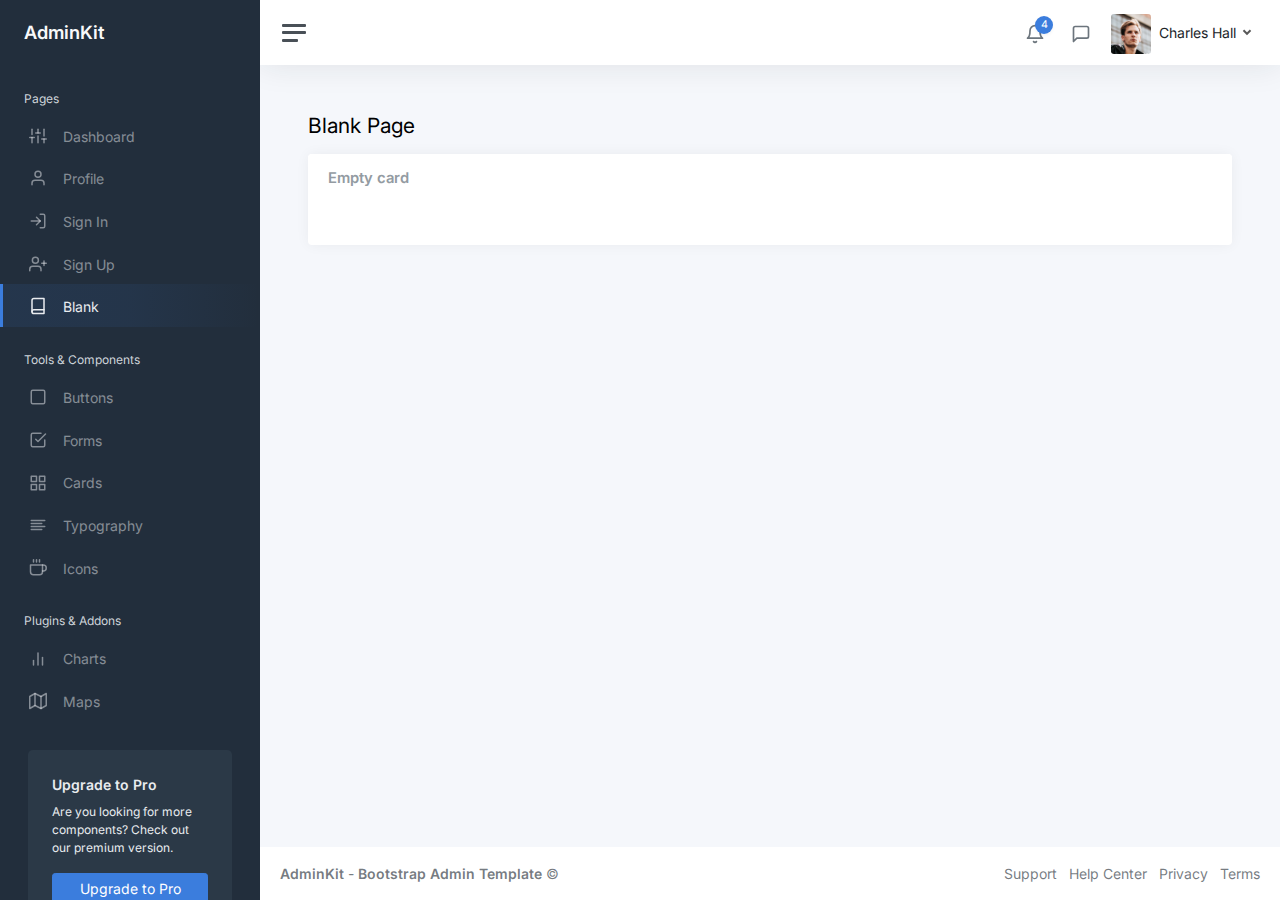
<file: adminkit-dev/static/pages-blank.html>
<!DOCTYPE html>
<html lang="en">

<head>
	<meta charset="utf-8">
	<meta http-equiv="X-UA-Compatible" content="IE=edge">
	<meta name="viewport" content="width=device-width, initial-scale=1, shrink-to-fit=no">
	<meta name="description" content="Responsive Admin &amp; Dashboard Template based on Bootstrap 5">
	<meta name="author" content="AdminKit">
	<meta name="keywords" content="adminkit, bootstrap, bootstrap 5, admin, dashboard, template, responsive, css, sass, html, theme, front-end, ui kit, web">

	<link rel="preconnect" href="https://fonts.gstatic.com">
	<link rel="shortcut icon" href="img/icons/icon-48x48.png" />

	<link rel="canonical" href="https://demo-basic.adminkit.io/pages-blank.html" />

	<title>Blank Page | AdminKit Demo</title>

	<link href="css/app.css" rel="stylesheet">
	<link href="https://fonts.googleapis.com/css2?family=Inter:wght@300;400;600&display=swap" rel="stylesheet">
</head>

<body>
	<div class="wrapper">
		<nav id="sidebar" class="sidebar js-sidebar">
			<div class="sidebar-content js-simplebar">
				<a class="sidebar-brand" href="index.html">
          <span class="align-middle">AdminKit</span>
        </a>

				<ul class="sidebar-nav">
					<li class="sidebar-header">
						Pages
					</li>

					<li class="sidebar-item">
						<a class="sidebar-link" href="index.html">
              <i class="align-middle" data-feather="sliders"></i> <span class="align-middle">Dashboard</span>
            </a>
					</li>

					<li class="sidebar-item">
						<a class="sidebar-link" href="pages-profile.html">
              <i class="align-middle" data-feather="user"></i> <span class="align-middle">Profile</span>
            </a>
					</li>

					<li class="sidebar-item">
						<a class="sidebar-link" href="pages-sign-in.html">
              <i class="align-middle" data-feather="log-in"></i> <span class="align-middle">Sign In</span>
            </a>
					</li>

					<li class="sidebar-item">
						<a class="sidebar-link" href="pages-sign-up.html">
              <i class="align-middle" data-feather="user-plus"></i> <span class="align-middle">Sign Up</span>
            </a>
					</li>

					<li class="sidebar-item active">
						<a class="sidebar-link" href="pages-blank.html">
              <i class="align-middle" data-feather="book"></i> <span class="align-middle">Blank</span>
            </a>
					</li>

					<li class="sidebar-header">
						Tools & Components
					</li>

					<li class="sidebar-item">
						<a class="sidebar-link" href="ui-buttons.html">
              <i class="align-middle" data-feather="square"></i> <span class="align-middle">Buttons</span>
            </a>
					</li>

					<li class="sidebar-item">
						<a class="sidebar-link" href="ui-forms.html">
              <i class="align-middle" data-feather="check-square"></i> <span class="align-middle">Forms</span>
            </a>
					</li>

					<li class="sidebar-item">
						<a class="sidebar-link" href="ui-cards.html">
              <i class="align-middle" data-feather="grid"></i> <span class="align-middle">Cards</span>
            </a>
					</li>

					<li class="sidebar-item">
						<a class="sidebar-link" href="ui-typography.html">
              <i class="align-middle" data-feather="align-left"></i> <span class="align-middle">Typography</span>
            </a>
					</li>

					<li class="sidebar-item">
						<a class="sidebar-link" href="icons-feather.html">
              <i class="align-middle" data-feather="coffee"></i> <span class="align-middle">Icons</span>
            </a>
					</li>

					<li class="sidebar-header">
						Plugins & Addons
					</li>

					<li class="sidebar-item">
						<a class="sidebar-link" href="charts-chartjs.html">
              <i class="align-middle" data-feather="bar-chart-2"></i> <span class="align-middle">Charts</span>
            </a>
					</li>

					<li class="sidebar-item">
						<a class="sidebar-link" href="maps-google.html">
              <i class="align-middle" data-feather="map"></i> <span class="align-middle">Maps</span>
            </a>
					</li>
				</ul>

				<div class="sidebar-cta">
					<div class="sidebar-cta-content">
						<strong class="d-inline-block mb-2">Upgrade to Pro</strong>
						<div class="mb-3 text-sm">
							Are you looking for more components? Check out our premium version.
						</div>
						<div class="d-grid">
							<a href="upgrade-to-pro.html" class="btn btn-primary">Upgrade to Pro</a>
						</div>
					</div>
				</div>
			</div>
		</nav>

		<div class="main">
			<nav class="navbar navbar-expand navbar-light navbar-bg">
				<a class="sidebar-toggle js-sidebar-toggle">
          <i class="hamburger align-self-center"></i>
        </a>

				<div class="navbar-collapse collapse">
					<ul class="navbar-nav navbar-align">
						<li class="nav-item dropdown">
							<a class="nav-icon dropdown-toggle" href="#" id="alertsDropdown" data-bs-toggle="dropdown">
								<div class="position-relative">
									<i class="align-middle" data-feather="bell"></i>
									<span class="indicator">4</span>
								</div>
							</a>
							<div class="dropdown-menu dropdown-menu-lg dropdown-menu-end py-0" aria-labelledby="alertsDropdown">
								<div class="dropdown-menu-header">
									4 New Notifications
								</div>
								<div class="list-group">
									<a href="#" class="list-group-item">
										<div class="row g-0 align-items-center">
											<div class="col-2">
												<i class="text-danger" data-feather="alert-circle"></i>
											</div>
											<div class="col-10">
												<div class="text-dark">Update completed</div>
												<div class="text-muted small mt-1">Restart server 12 to complete the update.</div>
												<div class="text-muted small mt-1">30m ago</div>
											</div>
										</div>
									</a>
									<a href="#" class="list-group-item">
										<div class="row g-0 align-items-center">
											<div class="col-2">
												<i class="text-warning" data-feather="bell"></i>
											</div>
											<div class="col-10">
												<div class="text-dark">Lorem ipsum</div>
												<div class="text-muted small mt-1">Aliquam ex eros, imperdiet vulputate hendrerit et.</div>
												<div class="text-muted small mt-1">2h ago</div>
											</div>
										</div>
									</a>
									<a href="#" class="list-group-item">
										<div class="row g-0 align-items-center">
											<div class="col-2">
												<i class="text-primary" data-feather="home"></i>
											</div>
											<div class="col-10">
												<div class="text-dark">Login from 192.186.1.8</div>
												<div class="text-muted small mt-1">5h ago</div>
											</div>
										</div>
									</a>
									<a href="#" class="list-group-item">
										<div class="row g-0 align-items-center">
											<div class="col-2">
												<i class="text-success" data-feather="user-plus"></i>
											</div>
											<div class="col-10">
												<div class="text-dark">New connection</div>
												<div class="text-muted small mt-1">Christina accepted your request.</div>
												<div class="text-muted small mt-1">14h ago</div>
											</div>
										</div>
									</a>
								</div>
								<div class="dropdown-menu-footer">
									<a href="#" class="text-muted">Show all notifications</a>
								</div>
							</div>
						</li>
						<li class="nav-item dropdown">
							<a class="nav-icon dropdown-toggle" href="#" id="messagesDropdown" data-bs-toggle="dropdown">
								<div class="position-relative">
									<i class="align-middle" data-feather="message-square"></i>
								</div>
							</a>
							<div class="dropdown-menu dropdown-menu-lg dropdown-menu-end py-0" aria-labelledby="messagesDropdown">
								<div class="dropdown-menu-header">
									<div class="position-relative">
										4 New Messages
									</div>
								</div>
								<div class="list-group">
									<a href="#" class="list-group-item">
										<div class="row g-0 align-items-center">
											<div class="col-2">
												<img src="img/avatars/avatar-5.jpg" class="avatar img-fluid rounded-circle" alt="Vanessa Tucker">
											</div>
											<div class="col-10 ps-2">
												<div class="text-dark">Vanessa Tucker</div>
												<div class="text-muted small mt-1">Nam pretium turpis et arcu. Duis arcu tortor.</div>
												<div class="text-muted small mt-1">15m ago</div>
											</div>
										</div>
									</a>
									<a href="#" class="list-group-item">
										<div class="row g-0 align-items-center">
											<div class="col-2">
												<img src="img/avatars/avatar-2.jpg" class="avatar img-fluid rounded-circle" alt="William Harris">
											</div>
											<div class="col-10 ps-2">
												<div class="text-dark">William Harris</div>
												<div class="text-muted small mt-1">Curabitur ligula sapien euismod vitae.</div>
												<div class="text-muted small mt-1">2h ago</div>
											</div>
										</div>
									</a>
									<a href="#" class="list-group-item">
										<div class="row g-0 align-items-center">
											<div class="col-2">
												<img src="img/avatars/avatar-4.jpg" class="avatar img-fluid rounded-circle" alt="Christina Mason">
											</div>
											<div class="col-10 ps-2">
												<div class="text-dark">Christina Mason</div>
												<div class="text-muted small mt-1">Pellentesque auctor neque nec urna.</div>
												<div class="text-muted small mt-1">4h ago</div>
											</div>
										</div>
									</a>
									<a href="#" class="list-group-item">
										<div class="row g-0 align-items-center">
											<div class="col-2">
												<img src="img/avatars/avatar-3.jpg" class="avatar img-fluid rounded-circle" alt="Sharon Lessman">
											</div>
											<div class="col-10 ps-2">
												<div class="text-dark">Sharon Lessman</div>
												<div class="text-muted small mt-1">Aenean tellus metus, bibendum sed, posuere ac, mattis non.</div>
												<div class="text-muted small mt-1">5h ago</div>
											</div>
										</div>
									</a>
								</div>
								<div class="dropdown-menu-footer">
									<a href="#" class="text-muted">Show all messages</a>
								</div>
							</div>
						</li>
						<li class="nav-item dropdown">
							<a class="nav-icon dropdown-toggle d-inline-block d-sm-none" href="#" data-bs-toggle="dropdown">
                <i class="align-middle" data-feather="settings"></i>
              </a>

							<a class="nav-link dropdown-toggle d-none d-sm-inline-block" href="#" data-bs-toggle="dropdown">
                <img src="img/avatars/avatar.jpg" class="avatar img-fluid rounded me-1" alt="Charles Hall" /> <span class="text-dark">Charles Hall</span>
              </a>
							<div class="dropdown-menu dropdown-menu-end">
								<a class="dropdown-item" href="pages-profile.html"><i class="align-middle me-1" data-feather="user"></i> Profile</a>
								<a class="dropdown-item" href="#"><i class="align-middle me-1" data-feather="pie-chart"></i> Analytics</a>
								<div class="dropdown-divider"></div>
								<a class="dropdown-item" href="index.html"><i class="align-middle me-1" data-feather="settings"></i> Settings & Privacy</a>
								<a class="dropdown-item" href="#"><i class="align-middle me-1" data-feather="help-circle"></i> Help Center</a>
								<div class="dropdown-divider"></div>
								<a class="dropdown-item" href="#">Log out</a>
							</div>
						</li>
					</ul>
				</div>
			</nav>

			<main class="content">
				<div class="container-fluid p-0">

					<h1 class="h3 mb-3">Blank Page</h1>

					<div class="row">
						<div class="col-12">
							<div class="card">
								<div class="card-header">
									<h5 class="card-title mb-0">Empty card</h5>
								</div>
								<div class="card-body">
								</div>
							</div>
						</div>
					</div>

				</div>
			</main>

			<footer class="footer">
				<div class="container-fluid">
					<div class="row text-muted">
						<div class="col-6 text-start">
							<p class="mb-0">
								<a class="text-muted" href="https://adminkit.io/" target="_blank"><strong>AdminKit</strong></a> - <a class="text-muted" href="https://adminkit.io/" target="_blank"><strong>Bootstrap Admin Template</strong></a>								&copy;
							</p>
						</div>
						<div class="col-6 text-end">
							<ul class="list-inline">
								<li class="list-inline-item">
									<a class="text-muted" href="https://adminkit.io/" target="_blank">Support</a>
								</li>
								<li class="list-inline-item">
									<a class="text-muted" href="https://adminkit.io/" target="_blank">Help Center</a>
								</li>
								<li class="list-inline-item">
									<a class="text-muted" href="https://adminkit.io/" target="_blank">Privacy</a>
								</li>
								<li class="list-inline-item">
									<a class="text-muted" href="https://adminkit.io/" target="_blank">Terms</a>
								</li>
							</ul>
						</div>
					</div>
				</div>
			</footer>
		</div>
	</div>

	<script src="js/app.js"></script>

</body>

</html>
</file>
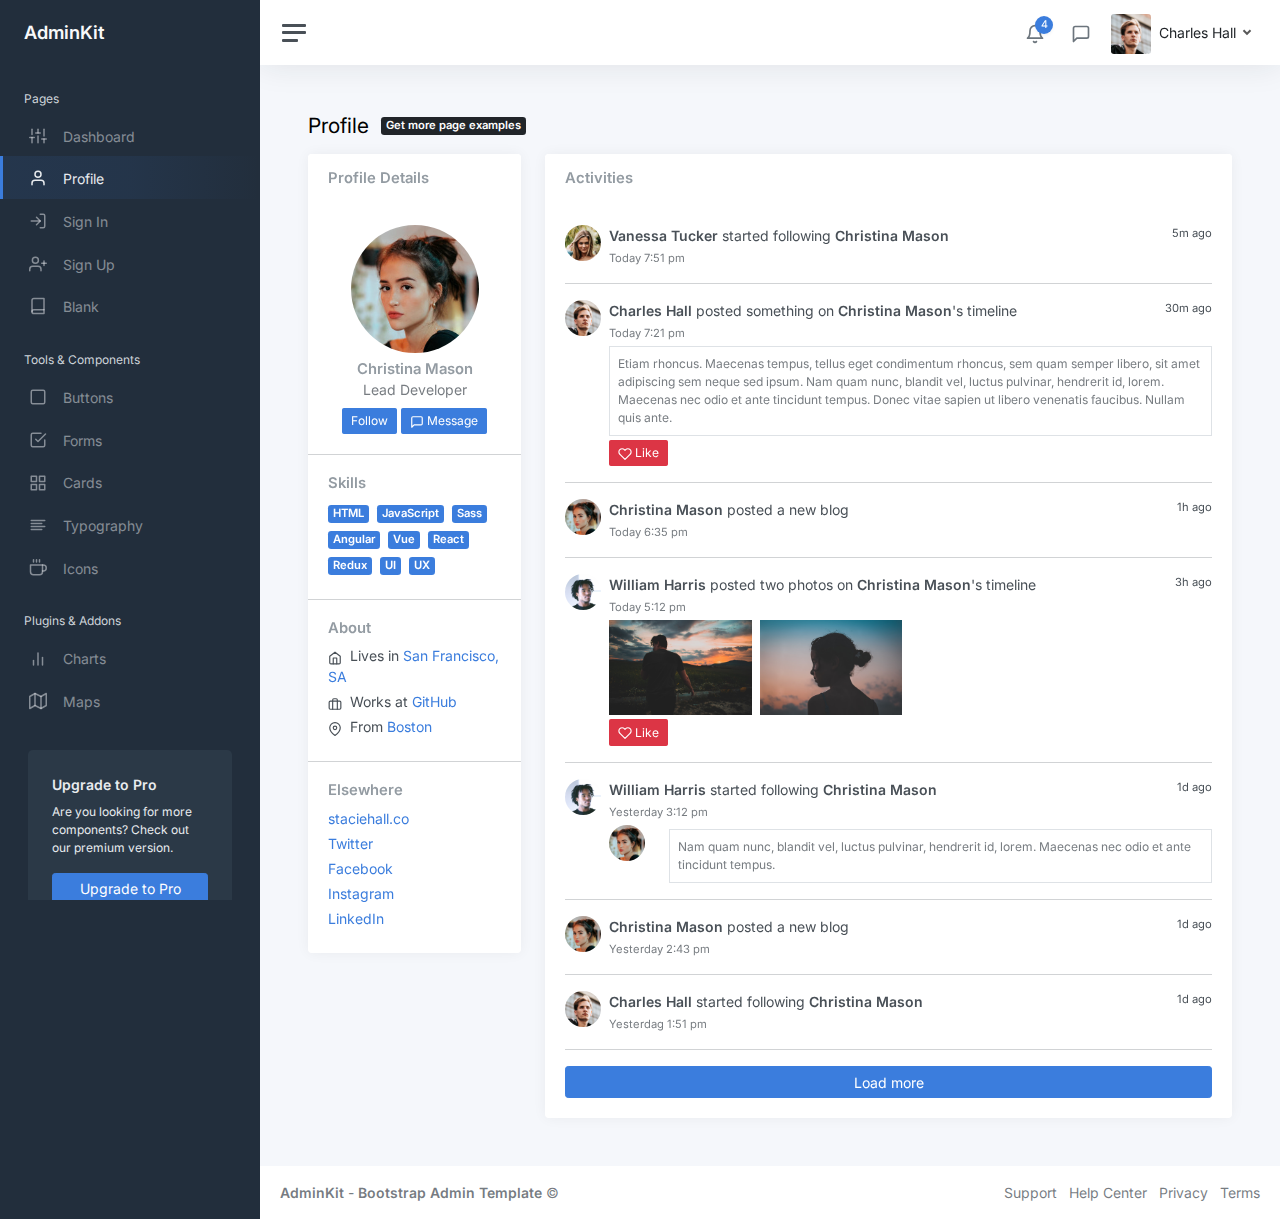
<file: adminkit-dev/static/pages-profile.html>
<!DOCTYPE html>
<html lang="en">

<head>
	<meta charset="utf-8">
	<meta http-equiv="X-UA-Compatible" content="IE=edge">
	<meta name="viewport" content="width=device-width, initial-scale=1, shrink-to-fit=no">
	<meta name="description" content="Responsive Admin &amp; Dashboard Template based on Bootstrap 5">
	<meta name="author" content="AdminKit">
	<meta name="keywords" content="adminkit, bootstrap, bootstrap 5, admin, dashboard, template, responsive, css, sass, html, theme, front-end, ui kit, web">

	<link rel="preconnect" href="https://fonts.gstatic.com">
	<link rel="shortcut icon" href="img/icons/icon-48x48.png" />

	<link rel="canonical" href="https://demo-basic.adminkit.io/pages-profile.html" />

	<title>Profile | AdminKit Demo</title>

	<link href="css/app.css" rel="stylesheet">
	<link href="https://fonts.googleapis.com/css2?family=Inter:wght@300;400;600&display=swap" rel="stylesheet">
</head>

<body>
	<div class="wrapper">
		<nav id="sidebar" class="sidebar js-sidebar">
			<div class="sidebar-content js-simplebar">
				<a class="sidebar-brand" href="index.html">
          <span class="align-middle">AdminKit</span>
        </a>

				<ul class="sidebar-nav">
					<li class="sidebar-header">
						Pages
					</li>

					<li class="sidebar-item">
						<a class="sidebar-link" href="index.html">
              <i class="align-middle" data-feather="sliders"></i> <span class="align-middle">Dashboard</span>
            </a>
					</li>

					<li class="sidebar-item active">
						<a class="sidebar-link" href="pages-profile.html">
              <i class="align-middle" data-feather="user"></i> <span class="align-middle">Profile</span>
            </a>
					</li>

					<li class="sidebar-item">
						<a class="sidebar-link" href="pages-sign-in.html">
              <i class="align-middle" data-feather="log-in"></i> <span class="align-middle">Sign In</span>
            </a>
					</li>

					<li class="sidebar-item">
						<a class="sidebar-link" href="pages-sign-up.html">
              <i class="align-middle" data-feather="user-plus"></i> <span class="align-middle">Sign Up</span>
            </a>
					</li>

					<li class="sidebar-item">
						<a class="sidebar-link" href="pages-blank.html">
              <i class="align-middle" data-feather="book"></i> <span class="align-middle">Blank</span>
            </a>
					</li>

					<li class="sidebar-header">
						Tools & Components
					</li>

					<li class="sidebar-item">
						<a class="sidebar-link" href="ui-buttons.html">
              <i class="align-middle" data-feather="square"></i> <span class="align-middle">Buttons</span>
            </a>
					</li>

					<li class="sidebar-item">
						<a class="sidebar-link" href="ui-forms.html">
              <i class="align-middle" data-feather="check-square"></i> <span class="align-middle">Forms</span>
            </a>
					</li>

					<li class="sidebar-item">
						<a class="sidebar-link" href="ui-cards.html">
              <i class="align-middle" data-feather="grid"></i> <span class="align-middle">Cards</span>
            </a>
					</li>

					<li class="sidebar-item">
						<a class="sidebar-link" href="ui-typography.html">
              <i class="align-middle" data-feather="align-left"></i> <span class="align-middle">Typography</span>
            </a>
					</li>

					<li class="sidebar-item">
						<a class="sidebar-link" href="icons-feather.html">
              <i class="align-middle" data-feather="coffee"></i> <span class="align-middle">Icons</span>
            </a>
					</li>

					<li class="sidebar-header">
						Plugins & Addons
					</li>

					<li class="sidebar-item">
						<a class="sidebar-link" href="charts-chartjs.html">
              <i class="align-middle" data-feather="bar-chart-2"></i> <span class="align-middle">Charts</span>
            </a>
					</li>

					<li class="sidebar-item">
						<a class="sidebar-link" href="maps-google.html">
              <i class="align-middle" data-feather="map"></i> <span class="align-middle">Maps</span>
            </a>
					</li>
				</ul>

				<div class="sidebar-cta">
					<div class="sidebar-cta-content">
						<strong class="d-inline-block mb-2">Upgrade to Pro</strong>
						<div class="mb-3 text-sm">
							Are you looking for more components? Check out our premium version.
						</div>
						<div class="d-grid">
							<a href="upgrade-to-pro.html" class="btn btn-primary">Upgrade to Pro</a>
						</div>
					</div>
				</div>
			</div>
		</nav>

		<div class="main">
			<nav class="navbar navbar-expand navbar-light navbar-bg">
				<a class="sidebar-toggle js-sidebar-toggle">
          <i class="hamburger align-self-center"></i>
        </a>

				<div class="navbar-collapse collapse">
					<ul class="navbar-nav navbar-align">
						<li class="nav-item dropdown">
							<a class="nav-icon dropdown-toggle" href="#" id="alertsDropdown" data-bs-toggle="dropdown">
								<div class="position-relative">
									<i class="align-middle" data-feather="bell"></i>
									<span class="indicator">4</span>
								</div>
							</a>
							<div class="dropdown-menu dropdown-menu-lg dropdown-menu-end py-0" aria-labelledby="alertsDropdown">
								<div class="dropdown-menu-header">
									4 New Notifications
								</div>
								<div class="list-group">
									<a href="#" class="list-group-item">
										<div class="row g-0 align-items-center">
											<div class="col-2">
												<i class="text-danger" data-feather="alert-circle"></i>
											</div>
											<div class="col-10">
												<div class="text-dark">Update completed</div>
												<div class="text-muted small mt-1">Restart server 12 to complete the update.</div>
												<div class="text-muted small mt-1">30m ago</div>
											</div>
										</div>
									</a>
									<a href="#" class="list-group-item">
										<div class="row g-0 align-items-center">
											<div class="col-2">
												<i class="text-warning" data-feather="bell"></i>
											</div>
											<div class="col-10">
												<div class="text-dark">Lorem ipsum</div>
												<div class="text-muted small mt-1">Aliquam ex eros, imperdiet vulputate hendrerit et.</div>
												<div class="text-muted small mt-1">2h ago</div>
											</div>
										</div>
									</a>
									<a href="#" class="list-group-item">
										<div class="row g-0 align-items-center">
											<div class="col-2">
												<i class="text-primary" data-feather="home"></i>
											</div>
											<div class="col-10">
												<div class="text-dark">Login from 192.186.1.8</div>
												<div class="text-muted small mt-1">5h ago</div>
											</div>
										</div>
									</a>
									<a href="#" class="list-group-item">
										<div class="row g-0 align-items-center">
											<div class="col-2">
												<i class="text-success" data-feather="user-plus"></i>
											</div>
											<div class="col-10">
												<div class="text-dark">New connection</div>
												<div class="text-muted small mt-1">Christina accepted your request.</div>
												<div class="text-muted small mt-1">14h ago</div>
											</div>
										</div>
									</a>
								</div>
								<div class="dropdown-menu-footer">
									<a href="#" class="text-muted">Show all notifications</a>
								</div>
							</div>
						</li>
						<li class="nav-item dropdown">
							<a class="nav-icon dropdown-toggle" href="#" id="messagesDropdown" data-bs-toggle="dropdown">
								<div class="position-relative">
									<i class="align-middle" data-feather="message-square"></i>
								</div>
							</a>
							<div class="dropdown-menu dropdown-menu-lg dropdown-menu-end py-0" aria-labelledby="messagesDropdown">
								<div class="dropdown-menu-header">
									<div class="position-relative">
										4 New Messages
									</div>
								</div>
								<div class="list-group">
									<a href="#" class="list-group-item">
										<div class="row g-0 align-items-center">
											<div class="col-2">
												<img src="img/avatars/avatar-5.jpg" class="avatar img-fluid rounded-circle" alt="Vanessa Tucker">
											</div>
											<div class="col-10 ps-2">
												<div class="text-dark">Vanessa Tucker</div>
												<div class="text-muted small mt-1">Nam pretium turpis et arcu. Duis arcu tortor.</div>
												<div class="text-muted small mt-1">15m ago</div>
											</div>
										</div>
									</a>
									<a href="#" class="list-group-item">
										<div class="row g-0 align-items-center">
											<div class="col-2">
												<img src="img/avatars/avatar-2.jpg" class="avatar img-fluid rounded-circle" alt="William Harris">
											</div>
											<div class="col-10 ps-2">
												<div class="text-dark">William Harris</div>
												<div class="text-muted small mt-1">Curabitur ligula sapien euismod vitae.</div>
												<div class="text-muted small mt-1">2h ago</div>
											</div>
										</div>
									</a>
									<a href="#" class="list-group-item">
										<div class="row g-0 align-items-center">
											<div class="col-2">
												<img src="img/avatars/avatar-4.jpg" class="avatar img-fluid rounded-circle" alt="Christina Mason">
											</div>
											<div class="col-10 ps-2">
												<div class="text-dark">Christina Mason</div>
												<div class="text-muted small mt-1">Pellentesque auctor neque nec urna.</div>
												<div class="text-muted small mt-1">4h ago</div>
											</div>
										</div>
									</a>
									<a href="#" class="list-group-item">
										<div class="row g-0 align-items-center">
											<div class="col-2">
												<img src="img/avatars/avatar-3.jpg" class="avatar img-fluid rounded-circle" alt="Sharon Lessman">
											</div>
											<div class="col-10 ps-2">
												<div class="text-dark">Sharon Lessman</div>
												<div class="text-muted small mt-1">Aenean tellus metus, bibendum sed, posuere ac, mattis non.</div>
												<div class="text-muted small mt-1">5h ago</div>
											</div>
										</div>
									</a>
								</div>
								<div class="dropdown-menu-footer">
									<a href="#" class="text-muted">Show all messages</a>
								</div>
							</div>
						</li>
						<li class="nav-item dropdown">
							<a class="nav-icon dropdown-toggle d-inline-block d-sm-none" href="#" data-bs-toggle="dropdown">
                <i class="align-middle" data-feather="settings"></i>
              </a>

							<a class="nav-link dropdown-toggle d-none d-sm-inline-block" href="#" data-bs-toggle="dropdown">
                <img src="img/avatars/avatar.jpg" class="avatar img-fluid rounded me-1" alt="Charles Hall" /> <span class="text-dark">Charles Hall</span>
              </a>
							<div class="dropdown-menu dropdown-menu-end">
								<a class="dropdown-item" href="pages-profile.html"><i class="align-middle me-1" data-feather="user"></i> Profile</a>
								<a class="dropdown-item" href="#"><i class="align-middle me-1" data-feather="pie-chart"></i> Analytics</a>
								<div class="dropdown-divider"></div>
								<a class="dropdown-item" href="index.html"><i class="align-middle me-1" data-feather="settings"></i> Settings & Privacy</a>
								<a class="dropdown-item" href="#"><i class="align-middle me-1" data-feather="help-circle"></i> Help Center</a>
								<div class="dropdown-divider"></div>
								<a class="dropdown-item" href="#">Log out</a>
							</div>
						</li>
					</ul>
				</div>
			</nav>

			<main class="content">
				<div class="container-fluid p-0">

					<div class="mb-3">
						<h1 class="h3 d-inline align-middle">Profile</h1>
						<a class="badge bg-dark text-white ms-2" href="upgrade-to-pro.html">
      Get more page examples
  </a>
					</div>
					<div class="row">
						<div class="col-md-4 col-xl-3">
							<div class="card mb-3">
								<div class="card-header">
									<h5 class="card-title mb-0">Profile Details</h5>
								</div>
								<div class="card-body text-center">
									<img src="img/avatars/avatar-4.jpg" alt="Christina Mason" class="img-fluid rounded-circle mb-2" width="128" height="128" />
									<h5 class="card-title mb-0">Christina Mason</h5>
									<div class="text-muted mb-2">Lead Developer</div>

									<div>
										<a class="btn btn-primary btn-sm" href="#">Follow</a>
										<a class="btn btn-primary btn-sm" href="#"><span data-feather="message-square"></span> Message</a>
									</div>
								</div>
								<hr class="my-0" />
								<div class="card-body">
									<h5 class="h6 card-title">Skills</h5>
									<a href="#" class="badge bg-primary me-1 my-1">HTML</a>
									<a href="#" class="badge bg-primary me-1 my-1">JavaScript</a>
									<a href="#" class="badge bg-primary me-1 my-1">Sass</a>
									<a href="#" class="badge bg-primary me-1 my-1">Angular</a>
									<a href="#" class="badge bg-primary me-1 my-1">Vue</a>
									<a href="#" class="badge bg-primary me-1 my-1">React</a>
									<a href="#" class="badge bg-primary me-1 my-1">Redux</a>
									<a href="#" class="badge bg-primary me-1 my-1">UI</a>
									<a href="#" class="badge bg-primary me-1 my-1">UX</a>
								</div>
								<hr class="my-0" />
								<div class="card-body">
									<h5 class="h6 card-title">About</h5>
									<ul class="list-unstyled mb-0">
										<li class="mb-1"><span data-feather="home" class="feather-sm me-1"></span> Lives in <a href="#">San Francisco, SA</a></li>

										<li class="mb-1"><span data-feather="briefcase" class="feather-sm me-1"></span> Works at <a href="#">GitHub</a></li>
										<li class="mb-1"><span data-feather="map-pin" class="feather-sm me-1"></span> From <a href="#">Boston</a></li>
									</ul>
								</div>
								<hr class="my-0" />
								<div class="card-body">
									<h5 class="h6 card-title">Elsewhere</h5>
									<ul class="list-unstyled mb-0">
										<li class="mb-1"><a href="#">staciehall.co</a></li>
										<li class="mb-1"><a href="#">Twitter</a></li>
										<li class="mb-1"><a href="#">Facebook</a></li>
										<li class="mb-1"><a href="#">Instagram</a></li>
										<li class="mb-1"><a href="#">LinkedIn</a></li>
									</ul>
								</div>
							</div>
						</div>

						<div class="col-md-8 col-xl-9">
							<div class="card">
								<div class="card-header">

									<h5 class="card-title mb-0">Activities</h5>
								</div>
								<div class="card-body h-100">

									<div class="d-flex align-items-start">
										<img src="img/avatars/avatar-5.jpg" width="36" height="36" class="rounded-circle me-2" alt="Vanessa Tucker">
										<div class="flex-grow-1">
											<small class="float-end text-navy">5m ago</small>
											<strong>Vanessa Tucker</strong> started following <strong>Christina Mason</strong><br />
											<small class="text-muted">Today 7:51 pm</small><br />

										</div>
									</div>

									<hr />
									<div class="d-flex align-items-start">
										<img src="img/avatars/avatar.jpg" width="36" height="36" class="rounded-circle me-2" alt="Charles Hall">
										<div class="flex-grow-1">
											<small class="float-end text-navy">30m ago</small>
											<strong>Charles Hall</strong> posted something on <strong>Christina Mason</strong>'s timeline<br />
											<small class="text-muted">Today 7:21 pm</small>

											<div class="border text-sm text-muted p-2 mt-1">
												Etiam rhoncus. Maecenas tempus, tellus eget condimentum rhoncus, sem quam semper libero, sit amet adipiscing sem neque sed ipsum. Nam quam nunc, blandit vel, luctus
												pulvinar, hendrerit id, lorem. Maecenas nec odio et ante tincidunt tempus. Donec vitae sapien ut libero venenatis faucibus. Nullam quis ante.
											</div>

											<a href="#" class="btn btn-sm btn-danger mt-1"><i class="feather-sm" data-feather="heart"></i> Like</a>
										</div>
									</div>

									<hr />
									<div class="d-flex align-items-start">
										<img src="img/avatars/avatar-4.jpg" width="36" height="36" class="rounded-circle me-2" alt="Christina Mason">
										<div class="flex-grow-1">
											<small class="float-end text-navy">1h ago</small>
											<strong>Christina Mason</strong> posted a new blog<br />

											<small class="text-muted">Today 6:35 pm</small>
										</div>
									</div>

									<hr />
									<div class="d-flex align-items-start">
										<img src="img/avatars/avatar-2.jpg" width="36" height="36" class="rounded-circle me-2" alt="William Harris">
										<div class="flex-grow-1">
											<small class="float-end text-navy">3h ago</small>
											<strong>William Harris</strong> posted two photos on <strong>Christina Mason</strong>'s timeline<br />
											<small class="text-muted">Today 5:12 pm</small>

											<div class="row g-0 mt-1">
												<div class="col-6 col-md-4 col-lg-4 col-xl-3">
													<img src="img/photos/unsplash-1.jpg" class="img-fluid pe-2" alt="Unsplash">
												</div>
												<div class="col-6 col-md-4 col-lg-4 col-xl-3">
													<img src="img/photos/unsplash-2.jpg" class="img-fluid pe-2" alt="Unsplash">
												</div>
											</div>

											<a href="#" class="btn btn-sm btn-danger mt-1"><i class="feather-sm" data-feather="heart"></i> Like</a>
										</div>
									</div>

									<hr />
									<div class="d-flex align-items-start">
										<img src="img/avatars/avatar-2.jpg" width="36" height="36" class="rounded-circle me-2" alt="William Harris">
										<div class="flex-grow-1">
											<small class="float-end text-navy">1d ago</small>
											<strong>William Harris</strong> started following <strong>Christina Mason</strong><br />
											<small class="text-muted">Yesterday 3:12 pm</small>

											<div class="d-flex align-items-start mt-1">
												<a class="pe-3" href="#">
                <img src="img/avatars/avatar-4.jpg" width="36" height="36" class="rounded-circle me-2" alt="Christina Mason">
              </a>
												<div class="flex-grow-1">
													<div class="border text-sm text-muted p-2 mt-1">
														Nam quam nunc, blandit vel, luctus pulvinar, hendrerit id, lorem. Maecenas nec odio et ante tincidunt tempus.
													</div>
												</div>
											</div>
										</div>
									</div>

									<hr />
									<div class="d-flex align-items-start">
										<img src="img/avatars/avatar-4.jpg" width="36" height="36" class="rounded-circle me-2" alt="Christina Mason">
										<div class="flex-grow-1">
											<small class="float-end text-navy">1d ago</small>
											<strong>Christina Mason</strong> posted a new blog<br />
											<small class="text-muted">Yesterday 2:43 pm</small>
										</div>
									</div>

									<hr />
									<div class="d-flex align-items-start">
										<img src="img/avatars/avatar.jpg" width="36" height="36" class="rounded-circle me-2" alt="Charles Hall">
										<div class="flex-grow-1">
											<small class="float-end text-navy">1d ago</small>
											<strong>Charles Hall</strong> started following <strong>Christina Mason</strong><br />
											<small class="text-muted">Yesterdag 1:51 pm</small>
										</div>
									</div>

									<hr />
									<div class="d-grid">
										<a href="#" class="btn btn-primary">Load more</a>
									</div>
								</div>
							</div>
						</div>
					</div>

				</div>
			</main>

			<footer class="footer">
				<div class="container-fluid">
					<div class="row text-muted">
						<div class="col-6 text-start">
							<p class="mb-0">
								<a class="text-muted" href="https://adminkit.io/" target="_blank"><strong>AdminKit</strong></a> - <a class="text-muted" href="https://adminkit.io/" target="_blank"><strong>Bootstrap Admin Template</strong></a>								&copy;
							</p>
						</div>
						<div class="col-6 text-end">
							<ul class="list-inline">
								<li class="list-inline-item">
									<a class="text-muted" href="https://adminkit.io/" target="_blank">Support</a>
								</li>
								<li class="list-inline-item">
									<a class="text-muted" href="https://adminkit.io/" target="_blank">Help Center</a>
								</li>
								<li class="list-inline-item">
									<a class="text-muted" href="https://adminkit.io/" target="_blank">Privacy</a>
								</li>
								<li class="list-inline-item">
									<a class="text-muted" href="https://adminkit.io/" target="_blank">Terms</a>
								</li>
							</ul>
						</div>
					</div>
				</div>
			</footer>
		</div>
	</div>

	<script src="js/app.js"></script>

</body>

</html>
</file>
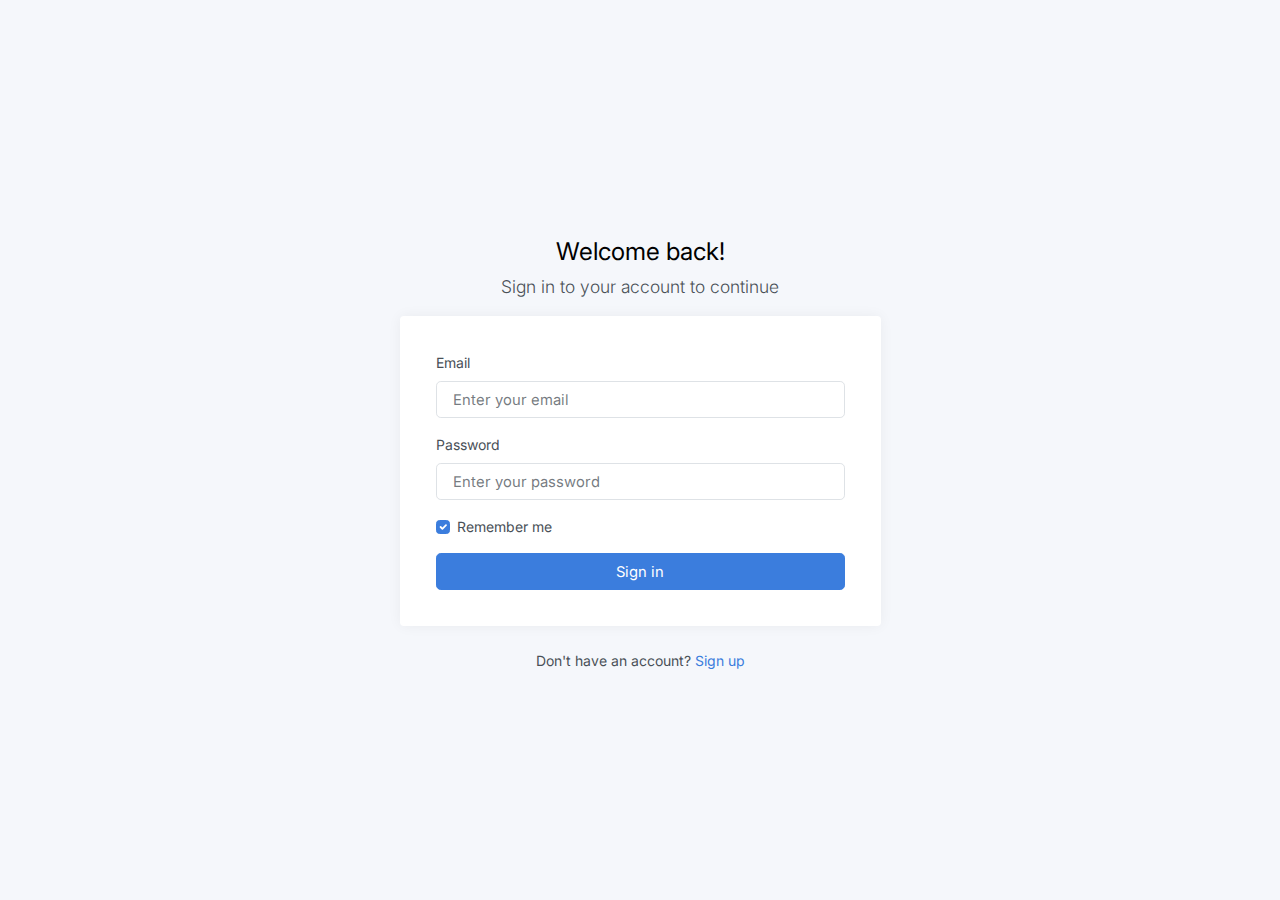
<file: adminkit-dev/static/pages-sign-in.html>
<!DOCTYPE html>
<html lang="en">

<head>
	<meta charset="utf-8">
	<meta http-equiv="X-UA-Compatible" content="IE=edge">
	<meta name="viewport" content="width=device-width, initial-scale=1, shrink-to-fit=no">
	<meta name="description" content="Responsive Admin &amp; Dashboard Template based on Bootstrap 5">
	<meta name="author" content="AdminKit">
	<meta name="keywords" content="adminkit, bootstrap, bootstrap 5, admin, dashboard, template, responsive, css, sass, html, theme, front-end, ui kit, web">

	<link rel="preconnect" href="https://fonts.gstatic.com">
	<link rel="shortcut icon" href="img/icons/icon-48x48.png" />

	<link rel="canonical" href="https://demo-basic.adminkit.io/pages-sign-in.html" />

	<title>Sign In | AdminKit Demo</title>

	<link href="css/app.css" rel="stylesheet">
	<link href="https://fonts.googleapis.com/css2?family=Inter:wght@300;400;600&display=swap" rel="stylesheet">
</head>

<body>
	<main class="d-flex w-100">
		<div class="container d-flex flex-column">
			<div class="row vh-100">
				<div class="col-sm-10 col-md-8 col-lg-6 col-xl-5 mx-auto d-table h-100">
					<div class="d-table-cell align-middle">

						<div class="text-center mt-4">
							<h1 class="h2">Welcome back!</h1>
							<p class="lead">
								Sign in to your account to continue
							</p>
						</div>

						<div class="card">
							<div class="card-body">
								<div class="m-sm-3">
									<form>
										<div class="mb-3">
											<label class="form-label">Email</label>
											<input class="form-control form-control-lg" type="email" name="email" placeholder="Enter your email" />
										</div>
										<div class="mb-3">
											<label class="form-label">Password</label>
											<input class="form-control form-control-lg" type="password" name="password" placeholder="Enter your password" />
										</div>
										<div>
											<div class="form-check align-items-center">
												<input id="customControlInline" type="checkbox" class="form-check-input" value="remember-me" name="remember-me" checked>
												<label class="form-check-label text-small" for="customControlInline">Remember me</label>
											</div>
										</div>
										<div class="d-grid gap-2 mt-3">
											<a href="index.html" class="btn btn-lg btn-primary">Sign in</a>
										</div>
									</form>
								</div>
							</div>
						</div>
						<div class="text-center mb-3">
							Don't have an account? <a href="pages-sign-up.html">Sign up</a>
						</div>
					</div>
				</div>
			</div>
		</div>
	</main>

	<script src="js/app.js"></script>

</body>

</html>
</file>
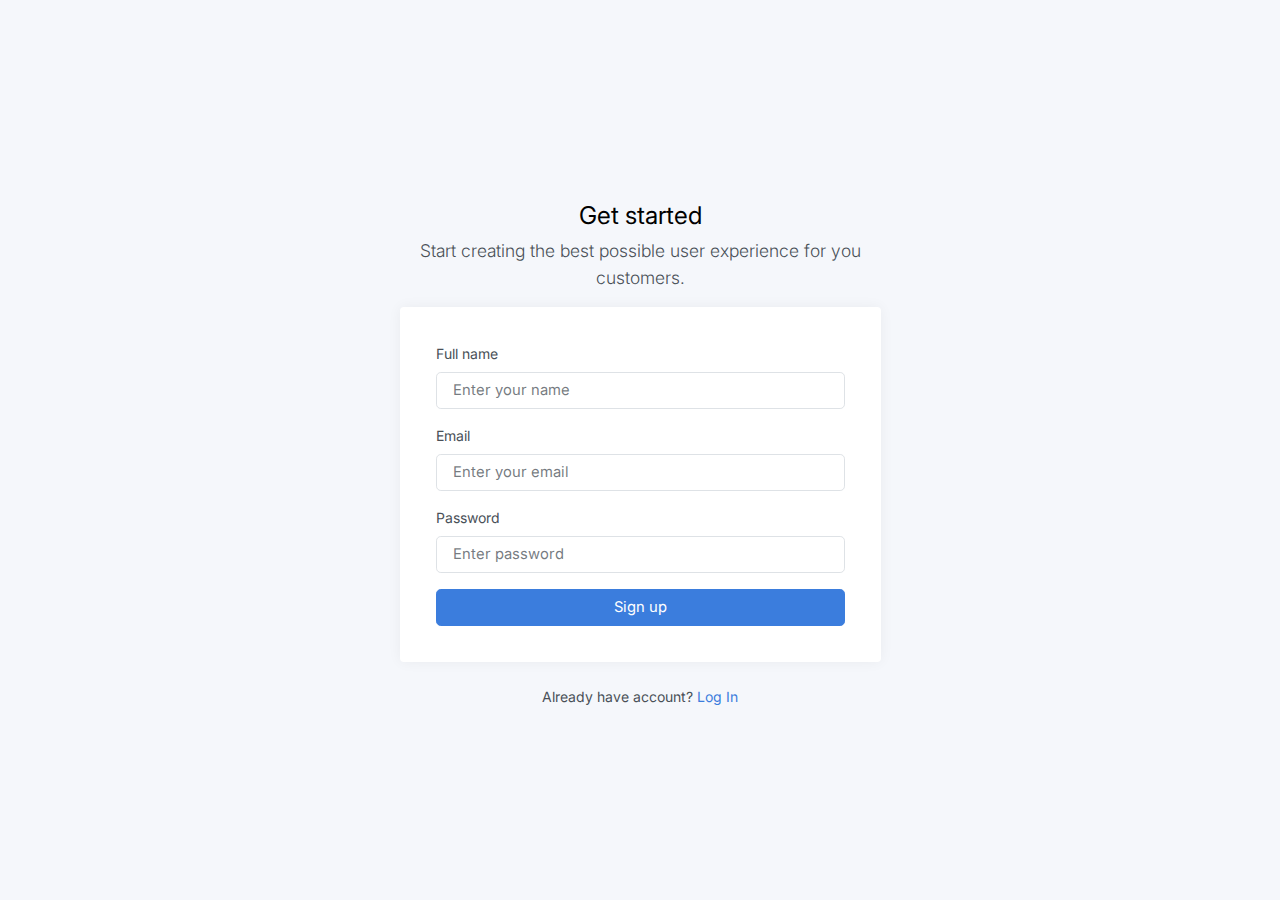
<file: adminkit-dev/static/pages-sign-up.html>
<!DOCTYPE html>
<html lang="en">

<head>
	<meta charset="utf-8">
	<meta http-equiv="X-UA-Compatible" content="IE=edge">
	<meta name="viewport" content="width=device-width, initial-scale=1, shrink-to-fit=no">
	<meta name="description" content="Responsive Admin &amp; Dashboard Template based on Bootstrap 5">
	<meta name="author" content="AdminKit">
	<meta name="keywords" content="adminkit, bootstrap, bootstrap 5, admin, dashboard, template, responsive, css, sass, html, theme, front-end, ui kit, web">

	<link rel="preconnect" href="https://fonts.gstatic.com">
	<link rel="shortcut icon" href="img/icons/icon-48x48.png" />

	<link rel="canonical" href="https://demo-basic.adminkit.io/pages-sign-up.html" />

	<title>Sign Up | AdminKit Demo</title>

	<link href="css/app.css" rel="stylesheet">
	<link href="https://fonts.googleapis.com/css2?family=Inter:wght@300;400;600&display=swap" rel="stylesheet">
</head>

<body>
	<main class="d-flex w-100">
		<div class="container d-flex flex-column">
			<div class="row vh-100">
				<div class="col-sm-10 col-md-8 col-lg-6 col-xl-5 mx-auto d-table h-100">
					<div class="d-table-cell align-middle">

						<div class="text-center mt-4">
							<h1 class="h2">Get started</h1>
							<p class="lead">
								Start creating the best possible user experience for you customers.
							</p>
						</div>

						<div class="card">
							<div class="card-body">
								<div class="m-sm-3">
									<form>
										<div class="mb-3">
											<label class="form-label">Full name</label>
											<input class="form-control form-control-lg" type="text" name="name" placeholder="Enter your name" />
										</div>
										<div class="mb-3">
											<label class="form-label">Email</label>
											<input class="form-control form-control-lg" type="email" name="email" placeholder="Enter your email" />
										</div>
										<div class="mb-3">
											<label class="form-label">Password</label>
											<input class="form-control form-control-lg" type="password" name="password" placeholder="Enter password" />
										</div>
										<div class="d-grid gap-2 mt-3">
											<a href="index.html" class="btn btn-lg btn-primary">Sign up</a>
										</div>
									</form>
								</div>
							</div>
						</div>
						<div class="text-center mb-3">
							Already have account? <a href="pages-sign-in.html">Log In</a>
						</div>
					</div>
				</div>
			</div>
		</div>
	</main>

	<script src="js/app.js"></script>

</body>

</html>
</file>
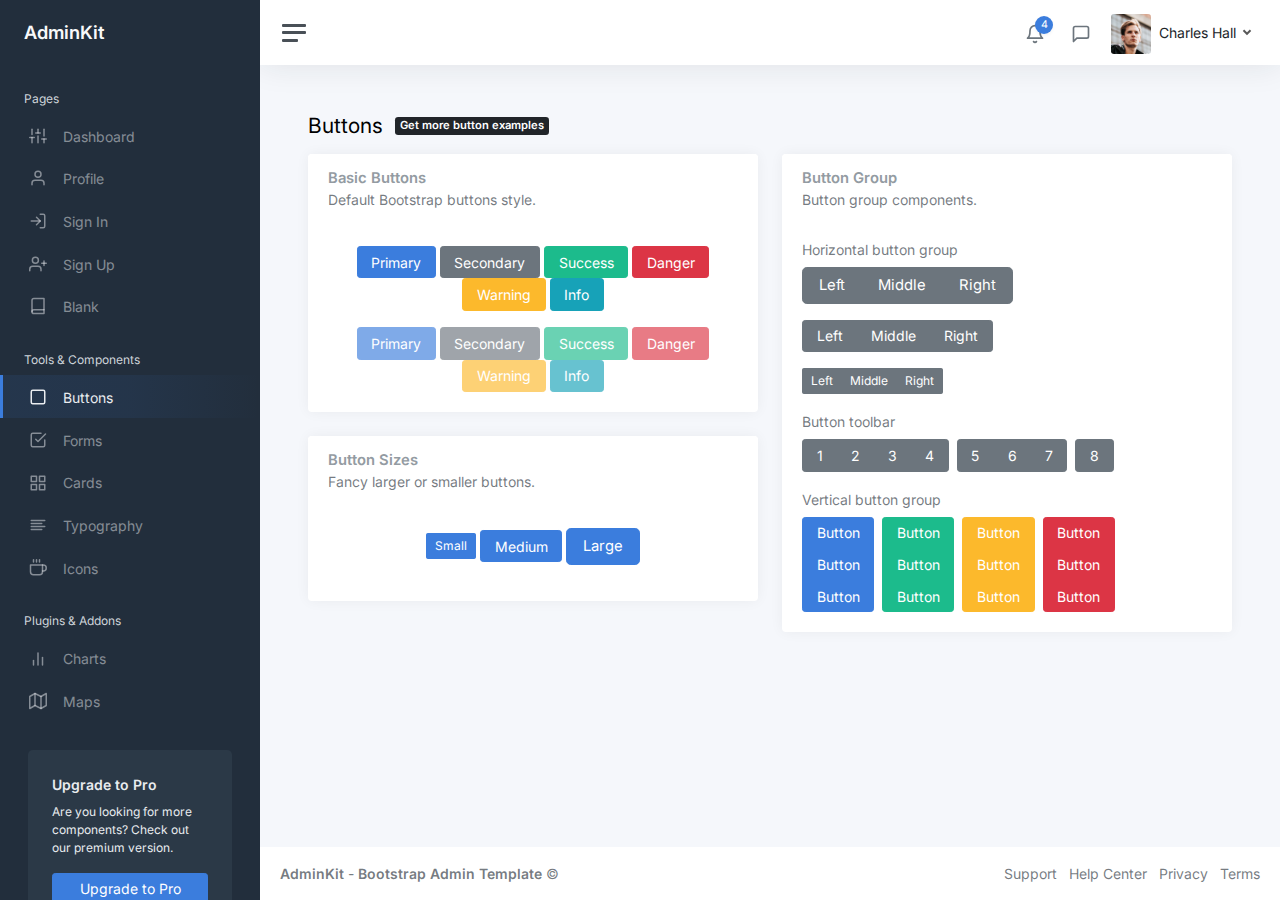
<file: adminkit-dev/static/ui-buttons.html>
<!DOCTYPE html>
<html lang="en">

<head>
	<meta charset="utf-8">
	<meta http-equiv="X-UA-Compatible" content="IE=edge">
	<meta name="viewport" content="width=device-width, initial-scale=1, shrink-to-fit=no">
	<meta name="description" content="Responsive Admin &amp; Dashboard Template based on Bootstrap 5">
	<meta name="author" content="AdminKit">
	<meta name="keywords" content="adminkit, bootstrap, bootstrap 5, admin, dashboard, template, responsive, css, sass, html, theme, front-end, ui kit, web">

	<link rel="preconnect" href="https://fonts.gstatic.com">
	<link rel="shortcut icon" href="img/icons/icon-48x48.png" />

	<link rel="canonical" href="https://demo-basic.adminkit.io/ui-buttons.html" />

	<title>Buttons | AdminKit Demo</title>

	<link href="css/app.css" rel="stylesheet">
	<link href="https://fonts.googleapis.com/css2?family=Inter:wght@300;400;600&display=swap" rel="stylesheet">
</head>

<body>
	<div class="wrapper">
		<nav id="sidebar" class="sidebar js-sidebar">
			<div class="sidebar-content js-simplebar">
				<a class="sidebar-brand" href="index.html">
          <span class="align-middle">AdminKit</span>
        </a>

				<ul class="sidebar-nav">
					<li class="sidebar-header">
						Pages
					</li>

					<li class="sidebar-item">
						<a class="sidebar-link" href="index.html">
              <i class="align-middle" data-feather="sliders"></i> <span class="align-middle">Dashboard</span>
            </a>
					</li>

					<li class="sidebar-item">
						<a class="sidebar-link" href="pages-profile.html">
              <i class="align-middle" data-feather="user"></i> <span class="align-middle">Profile</span>
            </a>
					</li>

					<li class="sidebar-item">
						<a class="sidebar-link" href="pages-sign-in.html">
              <i class="align-middle" data-feather="log-in"></i> <span class="align-middle">Sign In</span>
            </a>
					</li>

					<li class="sidebar-item">
						<a class="sidebar-link" href="pages-sign-up.html">
              <i class="align-middle" data-feather="user-plus"></i> <span class="align-middle">Sign Up</span>
            </a>
					</li>

					<li class="sidebar-item">
						<a class="sidebar-link" href="pages-blank.html">
              <i class="align-middle" data-feather="book"></i> <span class="align-middle">Blank</span>
            </a>
					</li>

					<li class="sidebar-header">
						Tools & Components
					</li>

					<li class="sidebar-item active">
						<a class="sidebar-link" href="ui-buttons.html">
              <i class="align-middle" data-feather="square"></i> <span class="align-middle">Buttons</span>
            </a>
					</li>

					<li class="sidebar-item">
						<a class="sidebar-link" href="ui-forms.html">
              <i class="align-middle" data-feather="check-square"></i> <span class="align-middle">Forms</span>
            </a>
					</li>

					<li class="sidebar-item">
						<a class="sidebar-link" href="ui-cards.html">
              <i class="align-middle" data-feather="grid"></i> <span class="align-middle">Cards</span>
            </a>
					</li>

					<li class="sidebar-item">
						<a class="sidebar-link" href="ui-typography.html">
              <i class="align-middle" data-feather="align-left"></i> <span class="align-middle">Typography</span>
            </a>
					</li>

					<li class="sidebar-item">
						<a class="sidebar-link" href="icons-feather.html">
              <i class="align-middle" data-feather="coffee"></i> <span class="align-middle">Icons</span>
            </a>
					</li>

					<li class="sidebar-header">
						Plugins & Addons
					</li>

					<li class="sidebar-item">
						<a class="sidebar-link" href="charts-chartjs.html">
              <i class="align-middle" data-feather="bar-chart-2"></i> <span class="align-middle">Charts</span>
            </a>
					</li>

					<li class="sidebar-item">
						<a class="sidebar-link" href="maps-google.html">
              <i class="align-middle" data-feather="map"></i> <span class="align-middle">Maps</span>
            </a>
					</li>
				</ul>

				<div class="sidebar-cta">
					<div class="sidebar-cta-content">
						<strong class="d-inline-block mb-2">Upgrade to Pro</strong>
						<div class="mb-3 text-sm">
							Are you looking for more components? Check out our premium version.
						</div>
						<div class="d-grid">
							<a href="upgrade-to-pro.html" class="btn btn-primary">Upgrade to Pro</a>
						</div>
					</div>
				</div>
			</div>
		</nav>

		<div class="main">
			<nav class="navbar navbar-expand navbar-light navbar-bg">
				<a class="sidebar-toggle js-sidebar-toggle">
          <i class="hamburger align-self-center"></i>
        </a>

				<div class="navbar-collapse collapse">
					<ul class="navbar-nav navbar-align">
						<li class="nav-item dropdown">
							<a class="nav-icon dropdown-toggle" href="#" id="alertsDropdown" data-bs-toggle="dropdown">
								<div class="position-relative">
									<i class="align-middle" data-feather="bell"></i>
									<span class="indicator">4</span>
								</div>
							</a>
							<div class="dropdown-menu dropdown-menu-lg dropdown-menu-end py-0" aria-labelledby="alertsDropdown">
								<div class="dropdown-menu-header">
									4 New Notifications
								</div>
								<div class="list-group">
									<a href="#" class="list-group-item">
										<div class="row g-0 align-items-center">
											<div class="col-2">
												<i class="text-danger" data-feather="alert-circle"></i>
											</div>
											<div class="col-10">
												<div class="text-dark">Update completed</div>
												<div class="text-muted small mt-1">Restart server 12 to complete the update.</div>
												<div class="text-muted small mt-1">30m ago</div>
											</div>
										</div>
									</a>
									<a href="#" class="list-group-item">
										<div class="row g-0 align-items-center">
											<div class="col-2">
												<i class="text-warning" data-feather="bell"></i>
											</div>
											<div class="col-10">
												<div class="text-dark">Lorem ipsum</div>
												<div class="text-muted small mt-1">Aliquam ex eros, imperdiet vulputate hendrerit et.</div>
												<div class="text-muted small mt-1">2h ago</div>
											</div>
										</div>
									</a>
									<a href="#" class="list-group-item">
										<div class="row g-0 align-items-center">
											<div class="col-2">
												<i class="text-primary" data-feather="home"></i>
											</div>
											<div class="col-10">
												<div class="text-dark">Login from 192.186.1.8</div>
												<div class="text-muted small mt-1">5h ago</div>
											</div>
										</div>
									</a>
									<a href="#" class="list-group-item">
										<div class="row g-0 align-items-center">
											<div class="col-2">
												<i class="text-success" data-feather="user-plus"></i>
											</div>
											<div class="col-10">
												<div class="text-dark">New connection</div>
												<div class="text-muted small mt-1">Christina accepted your request.</div>
												<div class="text-muted small mt-1">14h ago</div>
											</div>
										</div>
									</a>
								</div>
								<div class="dropdown-menu-footer">
									<a href="#" class="text-muted">Show all notifications</a>
								</div>
							</div>
						</li>
						<li class="nav-item dropdown">
							<a class="nav-icon dropdown-toggle" href="#" id="messagesDropdown" data-bs-toggle="dropdown">
								<div class="position-relative">
									<i class="align-middle" data-feather="message-square"></i>
								</div>
							</a>
							<div class="dropdown-menu dropdown-menu-lg dropdown-menu-end py-0" aria-labelledby="messagesDropdown">
								<div class="dropdown-menu-header">
									<div class="position-relative">
										4 New Messages
									</div>
								</div>
								<div class="list-group">
									<a href="#" class="list-group-item">
										<div class="row g-0 align-items-center">
											<div class="col-2">
												<img src="img/avatars/avatar-5.jpg" class="avatar img-fluid rounded-circle" alt="Vanessa Tucker">
											</div>
											<div class="col-10 ps-2">
												<div class="text-dark">Vanessa Tucker</div>
												<div class="text-muted small mt-1">Nam pretium turpis et arcu. Duis arcu tortor.</div>
												<div class="text-muted small mt-1">15m ago</div>
											</div>
										</div>
									</a>
									<a href="#" class="list-group-item">
										<div class="row g-0 align-items-center">
											<div class="col-2">
												<img src="img/avatars/avatar-2.jpg" class="avatar img-fluid rounded-circle" alt="William Harris">
											</div>
											<div class="col-10 ps-2">
												<div class="text-dark">William Harris</div>
												<div class="text-muted small mt-1">Curabitur ligula sapien euismod vitae.</div>
												<div class="text-muted small mt-1">2h ago</div>
											</div>
										</div>
									</a>
									<a href="#" class="list-group-item">
										<div class="row g-0 align-items-center">
											<div class="col-2">
												<img src="img/avatars/avatar-4.jpg" class="avatar img-fluid rounded-circle" alt="Christina Mason">
											</div>
											<div class="col-10 ps-2">
												<div class="text-dark">Christina Mason</div>
												<div class="text-muted small mt-1">Pellentesque auctor neque nec urna.</div>
												<div class="text-muted small mt-1">4h ago</div>
											</div>
										</div>
									</a>
									<a href="#" class="list-group-item">
										<div class="row g-0 align-items-center">
											<div class="col-2">
												<img src="img/avatars/avatar-3.jpg" class="avatar img-fluid rounded-circle" alt="Sharon Lessman">
											</div>
											<div class="col-10 ps-2">
												<div class="text-dark">Sharon Lessman</div>
												<div class="text-muted small mt-1">Aenean tellus metus, bibendum sed, posuere ac, mattis non.</div>
												<div class="text-muted small mt-1">5h ago</div>
											</div>
										</div>
									</a>
								</div>
								<div class="dropdown-menu-footer">
									<a href="#" class="text-muted">Show all messages</a>
								</div>
							</div>
						</li>
						<li class="nav-item dropdown">
							<a class="nav-icon dropdown-toggle d-inline-block d-sm-none" href="#" data-bs-toggle="dropdown">
                <i class="align-middle" data-feather="settings"></i>
              </a>

							<a class="nav-link dropdown-toggle d-none d-sm-inline-block" href="#" data-bs-toggle="dropdown">
                <img src="img/avatars/avatar.jpg" class="avatar img-fluid rounded me-1" alt="Charles Hall" /> <span class="text-dark">Charles Hall</span>
              </a>
							<div class="dropdown-menu dropdown-menu-end">
								<a class="dropdown-item" href="pages-profile.html"><i class="align-middle me-1" data-feather="user"></i> Profile</a>
								<a class="dropdown-item" href="#"><i class="align-middle me-1" data-feather="pie-chart"></i> Analytics</a>
								<div class="dropdown-divider"></div>
								<a class="dropdown-item" href="index.html"><i class="align-middle me-1" data-feather="settings"></i> Settings & Privacy</a>
								<a class="dropdown-item" href="#"><i class="align-middle me-1" data-feather="help-circle"></i> Help Center</a>
								<div class="dropdown-divider"></div>
								<a class="dropdown-item" href="#">Log out</a>
							</div>
						</li>
					</ul>
				</div>
			</nav>

			<main class="content">
				<div class="container-fluid p-0">

					<div class="mb-3">
						<h1 class="h3 d-inline align-middle">Buttons</h1>
						<a class="badge bg-dark text-white ms-2" href="upgrade-to-pro.html">
      Get more button examples
  </a>
					</div>
					<div class="row">
						<div class="col-12 col-lg-6">
							<div class="card">
								<div class="card-header">
									<h5 class="card-title">Basic Buttons</h5>
									<h6 class="card-subtitle text-muted">Default Bootstrap buttons style.</h6>
								</div>
								<div class="card-body text-center">
									<div class="mb-3">
										<button class="btn btn-primary">Primary</button>
										<button class="btn btn-secondary">Secondary</button>
										<button class="btn btn-success">Success</button>
										<button class="btn btn-danger">Danger</button>
										<button class="btn btn-warning">Warning</button>
										<button class="btn btn-info">Info</button>
									</div>
									<div>
										<button class="btn btn-primary" disabled>Primary</button>
										<button class="btn btn-secondary" disabled>Secondary</button>
										<button class="btn btn-success" disabled>Success</button>
										<button class="btn btn-danger" disabled>Danger</button>
										<button class="btn btn-warning" disabled>Warning</button>
										<button class="btn btn-info" disabled>Info</button>
									</div>
								</div>
							</div>

							<div class="card">
								<div class="card-header">
									<h5 class="card-title">Button Sizes</h5>
									<h6 class="card-subtitle text-muted">Fancy larger or smaller buttons.</h6>
								</div>
								<div class="card-body text-center">
									<div class="mb-3">
										<button class="btn btn-primary btn-sm">Small</button>
										<button class="btn btn-primary">Medium</button>
										<button class="btn btn-primary btn-lg">Large</button>
									</div>
								</div>
							</div>
						</div>

						<div class="col-12 col-lg-6">
							<div class="card">
								<div class="card-header">
									<h5 class="card-title">Button Group</h5>
									<h6 class="card-subtitle text-muted">Button group components.</h6>
								</div>
								<div class="card-body">
									<h6 class="card-subtitle mb-2 text-muted">Horizontal button group</h6>
									<div class="btn-group btn-group-lg mb-3" role="group" aria-label="Large button group">
										<button type="button" class="btn btn-secondary">Left</button>
										<button type="button" class="btn btn-secondary">Middle</button>
										<button type="button" class="btn btn-secondary">Right</button>
									</div>
									<br>
									<div class="btn-group mb-3" role="group" aria-label="Default button group">
										<button type="button" class="btn btn-secondary">Left</button>
										<button type="button" class="btn btn-secondary">Middle</button>
										<button type="button" class="btn btn-secondary">Right</button>
									</div>
									<br>
									<div class="btn-group btn-group-sm mb-4" role="group" aria-label="Small button group">
										<button type="button" class="btn btn-secondary">Left</button>
										<button type="button" class="btn btn-secondary">Middle</button>
										<button type="button" class="btn btn-secondary">Right</button>
									</div>

									<h6 class="card-subtitle mb-2 text-muted">Button toolbar</h6>
									<div class="btn-toolbar mb-4" role="toolbar" aria-label="Toolbar with button groups">
										<div class="btn-group me-2" role="group" aria-label="First group">
											<button type="button" class="btn btn-secondary">1</button>
											<button type="button" class="btn btn-secondary">2</button>
											<button type="button" class="btn btn-secondary">3</button>
											<button type="button" class="btn btn-secondary">4</button>
										</div>
										<div class="btn-group me-2" role="group" aria-label="Second group">
											<button type="button" class="btn btn-secondary">5</button>
											<button type="button" class="btn btn-secondary">6</button>
											<button type="button" class="btn btn-secondary">7</button>
										</div>
										<div class="btn-group" role="group" aria-label="Third group">
											<button type="button" class="btn btn-secondary">8</button>
										</div>
									</div>

									<h6 class="card-subtitle mb-2 text-muted">Vertical button group</h6>
									<div class="btn-toolbar">
										<div class="btn-group-vertical me-2" role="group" aria-label="Vertical button group">
											<button type="button" class="btn btn-primary">Button</button>
											<button type="button" class="btn btn-primary">Button</button>
											<button type="button" class="btn btn-primary">Button</button>
										</div>
										<div class="btn-group-vertical me-2" role="group" aria-label="Vertical button group">
											<button type="button" class="btn btn-success">Button</button>
											<button type="button" class="btn btn-success">Button</button>
											<button type="button" class="btn btn-success">Button</button>
										</div>
										<div class="btn-group-vertical me-2" role="group" aria-label="Vertical button group">
											<button type="button" class="btn btn-warning">Button</button>
											<button type="button" class="btn btn-warning">Button</button>
											<button type="button" class="btn btn-warning">Button</button>
										</div>
										<div class="btn-group-vertical me-2" role="group" aria-label="Vertical button group">
											<button type="button" class="btn btn-danger">Button</button>
											<button type="button" class="btn btn-danger">Button</button>
											<button type="button" class="btn btn-danger">Button</button>
										</div>
									</div>
								</div>
							</div>
						</div>
					</div>

				</div>
			</main>

			<footer class="footer">
				<div class="container-fluid">
					<div class="row text-muted">
						<div class="col-6 text-start">
							<p class="mb-0">
								<a class="text-muted" href="https://adminkit.io/" target="_blank"><strong>AdminKit</strong></a> - <a class="text-muted" href="https://adminkit.io/" target="_blank"><strong>Bootstrap Admin Template</strong></a>								&copy;
							</p>
						</div>
						<div class="col-6 text-end">
							<ul class="list-inline">
								<li class="list-inline-item">
									<a class="text-muted" href="https://adminkit.io/" target="_blank">Support</a>
								</li>
								<li class="list-inline-item">
									<a class="text-muted" href="https://adminkit.io/" target="_blank">Help Center</a>
								</li>
								<li class="list-inline-item">
									<a class="text-muted" href="https://adminkit.io/" target="_blank">Privacy</a>
								</li>
								<li class="list-inline-item">
									<a class="text-muted" href="https://adminkit.io/" target="_blank">Terms</a>
								</li>
							</ul>
						</div>
					</div>
				</div>
			</footer>
		</div>
	</div>

	<script src="js/app.js"></script>

</body>

</html>
</file>
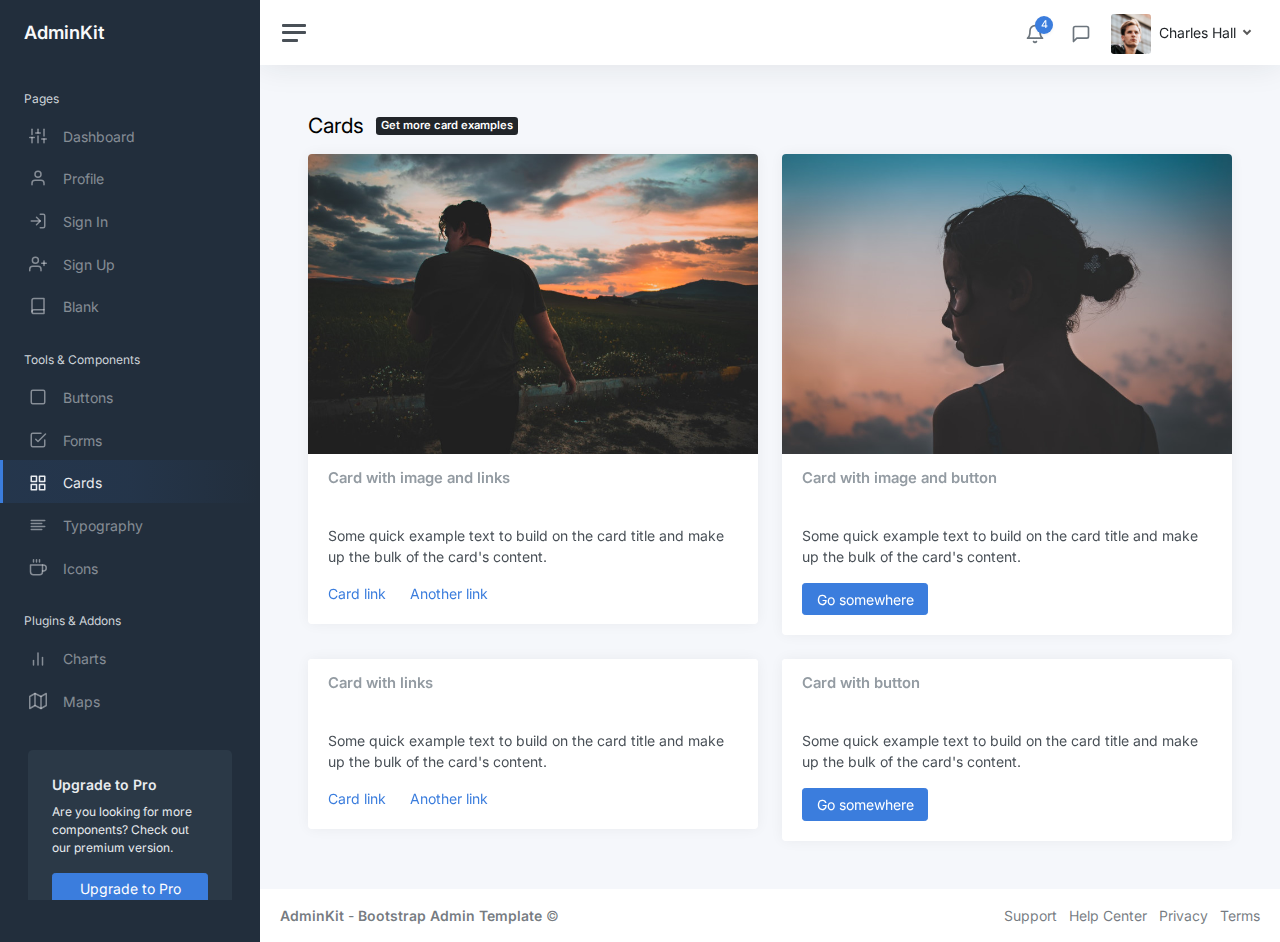
<file: adminkit-dev/static/ui-cards.html>
<!DOCTYPE html>
<html lang="en">

<head>
	<meta charset="utf-8">
	<meta http-equiv="X-UA-Compatible" content="IE=edge">
	<meta name="viewport" content="width=device-width, initial-scale=1, shrink-to-fit=no">
	<meta name="description" content="Responsive Admin &amp; Dashboard Template based on Bootstrap 5">
	<meta name="author" content="AdminKit">
	<meta name="keywords" content="adminkit, bootstrap, bootstrap 5, admin, dashboard, template, responsive, css, sass, html, theme, front-end, ui kit, web">

	<link rel="preconnect" href="https://fonts.gstatic.com">
	<link rel="shortcut icon" href="img/icons/icon-48x48.png" />

	<link rel="canonical" href="https://demo-basic.adminkit.io/ui-cards.html" />

	<title>Cards | AdminKit Demo</title>

	<link href="css/app.css" rel="stylesheet">
	<link href="https://fonts.googleapis.com/css2?family=Inter:wght@300;400;600&display=swap" rel="stylesheet">
</head>

<body>
	<div class="wrapper">
		<nav id="sidebar" class="sidebar js-sidebar">
			<div class="sidebar-content js-simplebar">
				<a class="sidebar-brand" href="index.html">
          <span class="align-middle">AdminKit</span>
        </a>

				<ul class="sidebar-nav">
					<li class="sidebar-header">
						Pages
					</li>

					<li class="sidebar-item">
						<a class="sidebar-link" href="index.html">
              <i class="align-middle" data-feather="sliders"></i> <span class="align-middle">Dashboard</span>
            </a>
					</li>

					<li class="sidebar-item">
						<a class="sidebar-link" href="pages-profile.html">
              <i class="align-middle" data-feather="user"></i> <span class="align-middle">Profile</span>
            </a>
					</li>

					<li class="sidebar-item">
						<a class="sidebar-link" href="pages-sign-in.html">
              <i class="align-middle" data-feather="log-in"></i> <span class="align-middle">Sign In</span>
            </a>
					</li>

					<li class="sidebar-item">
						<a class="sidebar-link" href="pages-sign-up.html">
              <i class="align-middle" data-feather="user-plus"></i> <span class="align-middle">Sign Up</span>
            </a>
					</li>

					<li class="sidebar-item">
						<a class="sidebar-link" href="pages-blank.html">
              <i class="align-middle" data-feather="book"></i> <span class="align-middle">Blank</span>
            </a>
					</li>

					<li class="sidebar-header">
						Tools & Components
					</li>

					<li class="sidebar-item">
						<a class="sidebar-link" href="ui-buttons.html">
              <i class="align-middle" data-feather="square"></i> <span class="align-middle">Buttons</span>
            </a>
					</li>

					<li class="sidebar-item">
						<a class="sidebar-link" href="ui-forms.html">
              <i class="align-middle" data-feather="check-square"></i> <span class="align-middle">Forms</span>
            </a>
					</li>

					<li class="sidebar-item active">
						<a class="sidebar-link" href="ui-cards.html">
              <i class="align-middle" data-feather="grid"></i> <span class="align-middle">Cards</span>
            </a>
					</li>

					<li class="sidebar-item">
						<a class="sidebar-link" href="ui-typography.html">
              <i class="align-middle" data-feather="align-left"></i> <span class="align-middle">Typography</span>
            </a>
					</li>

					<li class="sidebar-item">
						<a class="sidebar-link" href="icons-feather.html">
              <i class="align-middle" data-feather="coffee"></i> <span class="align-middle">Icons</span>
            </a>
					</li>

					<li class="sidebar-header">
						Plugins & Addons
					</li>

					<li class="sidebar-item">
						<a class="sidebar-link" href="charts-chartjs.html">
              <i class="align-middle" data-feather="bar-chart-2"></i> <span class="align-middle">Charts</span>
            </a>
					</li>

					<li class="sidebar-item">
						<a class="sidebar-link" href="maps-google.html">
              <i class="align-middle" data-feather="map"></i> <span class="align-middle">Maps</span>
            </a>
					</li>
				</ul>

				<div class="sidebar-cta">
					<div class="sidebar-cta-content">
						<strong class="d-inline-block mb-2">Upgrade to Pro</strong>
						<div class="mb-3 text-sm">
							Are you looking for more components? Check out our premium version.
						</div>
						<div class="d-grid">
							<a href="upgrade-to-pro.html" class="btn btn-primary">Upgrade to Pro</a>
						</div>
					</div>
				</div>
			</div>
		</nav>

		<div class="main">
			<nav class="navbar navbar-expand navbar-light navbar-bg">
				<a class="sidebar-toggle js-sidebar-toggle">
          <i class="hamburger align-self-center"></i>
        </a>

				<div class="navbar-collapse collapse">
					<ul class="navbar-nav navbar-align">
						<li class="nav-item dropdown">
							<a class="nav-icon dropdown-toggle" href="#" id="alertsDropdown" data-bs-toggle="dropdown">
								<div class="position-relative">
									<i class="align-middle" data-feather="bell"></i>
									<span class="indicator">4</span>
								</div>
							</a>
							<div class="dropdown-menu dropdown-menu-lg dropdown-menu-end py-0" aria-labelledby="alertsDropdown">
								<div class="dropdown-menu-header">
									4 New Notifications
								</div>
								<div class="list-group">
									<a href="#" class="list-group-item">
										<div class="row g-0 align-items-center">
											<div class="col-2">
												<i class="text-danger" data-feather="alert-circle"></i>
											</div>
											<div class="col-10">
												<div class="text-dark">Update completed</div>
												<div class="text-muted small mt-1">Restart server 12 to complete the update.</div>
												<div class="text-muted small mt-1">30m ago</div>
											</div>
										</div>
									</a>
									<a href="#" class="list-group-item">
										<div class="row g-0 align-items-center">
											<div class="col-2">
												<i class="text-warning" data-feather="bell"></i>
											</div>
											<div class="col-10">
												<div class="text-dark">Lorem ipsum</div>
												<div class="text-muted small mt-1">Aliquam ex eros, imperdiet vulputate hendrerit et.</div>
												<div class="text-muted small mt-1">2h ago</div>
											</div>
										</div>
									</a>
									<a href="#" class="list-group-item">
										<div class="row g-0 align-items-center">
											<div class="col-2">
												<i class="text-primary" data-feather="home"></i>
											</div>
											<div class="col-10">
												<div class="text-dark">Login from 192.186.1.8</div>
												<div class="text-muted small mt-1">5h ago</div>
											</div>
										</div>
									</a>
									<a href="#" class="list-group-item">
										<div class="row g-0 align-items-center">
											<div class="col-2">
												<i class="text-success" data-feather="user-plus"></i>
											</div>
											<div class="col-10">
												<div class="text-dark">New connection</div>
												<div class="text-muted small mt-1">Christina accepted your request.</div>
												<div class="text-muted small mt-1">14h ago</div>
											</div>
										</div>
									</a>
								</div>
								<div class="dropdown-menu-footer">
									<a href="#" class="text-muted">Show all notifications</a>
								</div>
							</div>
						</li>
						<li class="nav-item dropdown">
							<a class="nav-icon dropdown-toggle" href="#" id="messagesDropdown" data-bs-toggle="dropdown">
								<div class="position-relative">
									<i class="align-middle" data-feather="message-square"></i>
								</div>
							</a>
							<div class="dropdown-menu dropdown-menu-lg dropdown-menu-end py-0" aria-labelledby="messagesDropdown">
								<div class="dropdown-menu-header">
									<div class="position-relative">
										4 New Messages
									</div>
								</div>
								<div class="list-group">
									<a href="#" class="list-group-item">
										<div class="row g-0 align-items-center">
											<div class="col-2">
												<img src="img/avatars/avatar-5.jpg" class="avatar img-fluid rounded-circle" alt="Vanessa Tucker">
											</div>
											<div class="col-10 ps-2">
												<div class="text-dark">Vanessa Tucker</div>
												<div class="text-muted small mt-1">Nam pretium turpis et arcu. Duis arcu tortor.</div>
												<div class="text-muted small mt-1">15m ago</div>
											</div>
										</div>
									</a>
									<a href="#" class="list-group-item">
										<div class="row g-0 align-items-center">
											<div class="col-2">
												<img src="img/avatars/avatar-2.jpg" class="avatar img-fluid rounded-circle" alt="William Harris">
											</div>
											<div class="col-10 ps-2">
												<div class="text-dark">William Harris</div>
												<div class="text-muted small mt-1">Curabitur ligula sapien euismod vitae.</div>
												<div class="text-muted small mt-1">2h ago</div>
											</div>
										</div>
									</a>
									<a href="#" class="list-group-item">
										<div class="row g-0 align-items-center">
											<div class="col-2">
												<img src="img/avatars/avatar-4.jpg" class="avatar img-fluid rounded-circle" alt="Christina Mason">
											</div>
											<div class="col-10 ps-2">
												<div class="text-dark">Christina Mason</div>
												<div class="text-muted small mt-1">Pellentesque auctor neque nec urna.</div>
												<div class="text-muted small mt-1">4h ago</div>
											</div>
										</div>
									</a>
									<a href="#" class="list-group-item">
										<div class="row g-0 align-items-center">
											<div class="col-2">
												<img src="img/avatars/avatar-3.jpg" class="avatar img-fluid rounded-circle" alt="Sharon Lessman">
											</div>
											<div class="col-10 ps-2">
												<div class="text-dark">Sharon Lessman</div>
												<div class="text-muted small mt-1">Aenean tellus metus, bibendum sed, posuere ac, mattis non.</div>
												<div class="text-muted small mt-1">5h ago</div>
											</div>
										</div>
									</a>
								</div>
								<div class="dropdown-menu-footer">
									<a href="#" class="text-muted">Show all messages</a>
								</div>
							</div>
						</li>
						<li class="nav-item dropdown">
							<a class="nav-icon dropdown-toggle d-inline-block d-sm-none" href="#" data-bs-toggle="dropdown">
                <i class="align-middle" data-feather="settings"></i>
              </a>

							<a class="nav-link dropdown-toggle d-none d-sm-inline-block" href="#" data-bs-toggle="dropdown">
                <img src="img/avatars/avatar.jpg" class="avatar img-fluid rounded me-1" alt="Charles Hall" /> <span class="text-dark">Charles Hall</span>
              </a>
							<div class="dropdown-menu dropdown-menu-end">
								<a class="dropdown-item" href="pages-profile.html"><i class="align-middle me-1" data-feather="user"></i> Profile</a>
								<a class="dropdown-item" href="#"><i class="align-middle me-1" data-feather="pie-chart"></i> Analytics</a>
								<div class="dropdown-divider"></div>
								<a class="dropdown-item" href="index.html"><i class="align-middle me-1" data-feather="settings"></i> Settings & Privacy</a>
								<a class="dropdown-item" href="#"><i class="align-middle me-1" data-feather="help-circle"></i> Help Center</a>
								<div class="dropdown-divider"></div>
								<a class="dropdown-item" href="#">Log out</a>
							</div>
						</li>
					</ul>
				</div>
			</nav>

			<main class="content">
				<div class="container-fluid p-0">

					<div class="mb-3">
						<h1 class="h3 d-inline align-middle">Cards</h1>
						<a class="badge bg-dark text-white ms-2" href="upgrade-to-pro.html">
      Get more card examples
  </a>
					</div>
					<div class="row">
						<div class="col-12 col-md-6">
							<div class="card">
								<img class="card-img-top" src="img/photos/unsplash-1.jpg" alt="Unsplash">
								<div class="card-header">
									<h5 class="card-title mb-0">Card with image and links</h5>
								</div>
								<div class="card-body">
									<p class="card-text">Some quick example text to build on the card title and make up the bulk of the card's content.</p>
									<a href="#" class="card-link">Card link</a>
									<a href="#" class="card-link">Another link</a>
								</div>
							</div>
						</div>

						<div class="col-12 col-md-6">
							<div class="card">
								<img class="card-img-top" src="img/photos/unsplash-2.jpg" alt="Unsplash">
								<div class="card-header">
									<h5 class="card-title mb-0">Card with image and button</h5>
								</div>
								<div class="card-body">
									<p class="card-text">Some quick example text to build on the card title and make up the bulk of the card's content.</p>
									<a href="#" class="btn btn-primary">Go somewhere</a>
								</div>
							</div>
						</div>

						<div class="col-12 col-md-6">
							<div class="card">
								<div class="card-header">
									<h5 class="card-title mb-0">Card with links</h5>
								</div>
								<div class="card-body">
									<p class="card-text">Some quick example text to build on the card title and make up the bulk of the card's content.</p>
									<a href="#" class="card-link">Card link</a>
									<a href="#" class="card-link">Another link</a>
								</div>
							</div>
						</div>

						<div class="col-12 col-md-6">
							<div class="card">
								<div class="card-header">
									<h5 class="card-title mb-0">Card with button</h5>
								</div>
								<div class="card-body">
									<p class="card-text">Some quick example text to build on the card title and make up the bulk of the card's content.</p>
									<a href="#" class="btn btn-primary">Go somewhere</a>
								</div>
							</div>
						</div>
					</div>

				</div>
			</main>

			<footer class="footer">
				<div class="container-fluid">
					<div class="row text-muted">
						<div class="col-6 text-start">
							<p class="mb-0">
								<a class="text-muted" href="https://adminkit.io/" target="_blank"><strong>AdminKit</strong></a> - <a class="text-muted" href="https://adminkit.io/" target="_blank"><strong>Bootstrap Admin Template</strong></a>								&copy;
							</p>
						</div>
						<div class="col-6 text-end">
							<ul class="list-inline">
								<li class="list-inline-item">
									<a class="text-muted" href="https://adminkit.io/" target="_blank">Support</a>
								</li>
								<li class="list-inline-item">
									<a class="text-muted" href="https://adminkit.io/" target="_blank">Help Center</a>
								</li>
								<li class="list-inline-item">
									<a class="text-muted" href="https://adminkit.io/" target="_blank">Privacy</a>
								</li>
								<li class="list-inline-item">
									<a class="text-muted" href="https://adminkit.io/" target="_blank">Terms</a>
								</li>
							</ul>
						</div>
					</div>
				</div>
			</footer>
		</div>
	</div>

	<script src="js/app.js"></script>

</body>

</html>
</file>
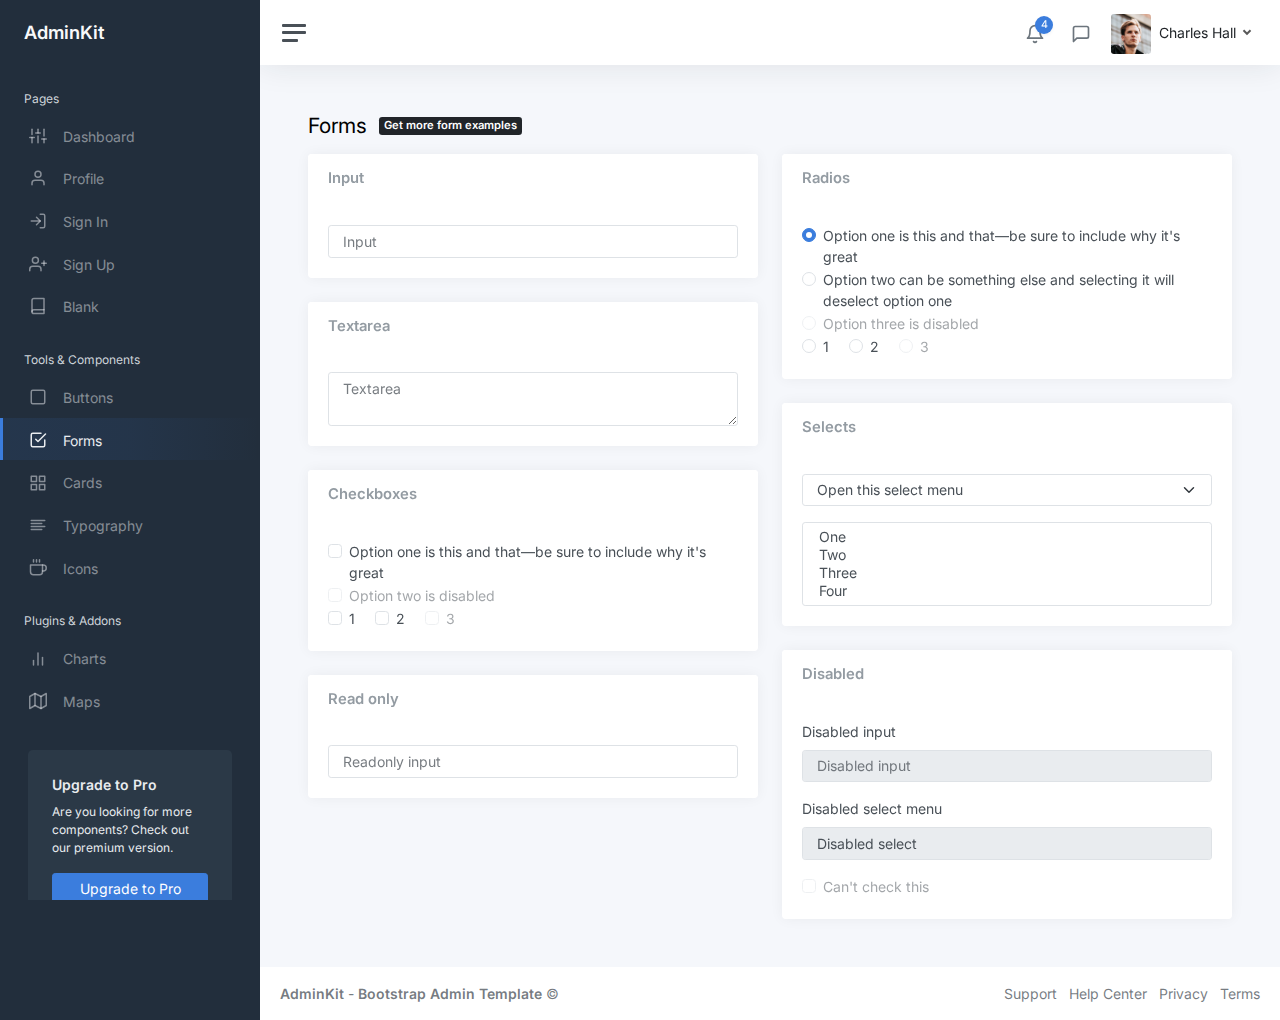
<file: adminkit-dev/static/ui-forms.html>
<!DOCTYPE html>
<html lang="en">

<head>
	<meta charset="utf-8">
	<meta http-equiv="X-UA-Compatible" content="IE=edge">
	<meta name="viewport" content="width=device-width, initial-scale=1, shrink-to-fit=no">
	<meta name="description" content="Responsive Admin &amp; Dashboard Template based on Bootstrap 5">
	<meta name="author" content="AdminKit">
	<meta name="keywords" content="adminkit, bootstrap, bootstrap 5, admin, dashboard, template, responsive, css, sass, html, theme, front-end, ui kit, web">

	<link rel="preconnect" href="https://fonts.gstatic.com">
	<link rel="shortcut icon" href="img/icons/icon-48x48.png" />

	<link rel="canonical" href="https://demo-basic.adminkit.io/ui-forms.html" />

	<title>Forms | AdminKit Demo</title>

	<link href="css/app.css" rel="stylesheet">
	<link href="https://fonts.googleapis.com/css2?family=Inter:wght@300;400;600&display=swap" rel="stylesheet">
</head>

<body>
	<div class="wrapper">
		<nav id="sidebar" class="sidebar js-sidebar">
			<div class="sidebar-content js-simplebar">
				<a class="sidebar-brand" href="index.html">
          <span class="align-middle">AdminKit</span>
        </a>

				<ul class="sidebar-nav">
					<li class="sidebar-header">
						Pages
					</li>

					<li class="sidebar-item">
						<a class="sidebar-link" href="index.html">
              <i class="align-middle" data-feather="sliders"></i> <span class="align-middle">Dashboard</span>
            </a>
					</li>

					<li class="sidebar-item">
						<a class="sidebar-link" href="pages-profile.html">
              <i class="align-middle" data-feather="user"></i> <span class="align-middle">Profile</span>
            </a>
					</li>

					<li class="sidebar-item">
						<a class="sidebar-link" href="pages-sign-in.html">
              <i class="align-middle" data-feather="log-in"></i> <span class="align-middle">Sign In</span>
            </a>
					</li>

					<li class="sidebar-item">
						<a class="sidebar-link" href="pages-sign-up.html">
              <i class="align-middle" data-feather="user-plus"></i> <span class="align-middle">Sign Up</span>
            </a>
					</li>

					<li class="sidebar-item">
						<a class="sidebar-link" href="pages-blank.html">
              <i class="align-middle" data-feather="book"></i> <span class="align-middle">Blank</span>
            </a>
					</li>

					<li class="sidebar-header">
						Tools & Components
					</li>

					<li class="sidebar-item">
						<a class="sidebar-link" href="ui-buttons.html">
              <i class="align-middle" data-feather="square"></i> <span class="align-middle">Buttons</span>
            </a>
					</li>

					<li class="sidebar-item active">
						<a class="sidebar-link" href="ui-forms.html">
              <i class="align-middle" data-feather="check-square"></i> <span class="align-middle">Forms</span>
            </a>
					</li>

					<li class="sidebar-item">
						<a class="sidebar-link" href="ui-cards.html">
              <i class="align-middle" data-feather="grid"></i> <span class="align-middle">Cards</span>
            </a>
					</li>

					<li class="sidebar-item">
						<a class="sidebar-link" href="ui-typography.html">
              <i class="align-middle" data-feather="align-left"></i> <span class="align-middle">Typography</span>
            </a>
					</li>

					<li class="sidebar-item">
						<a class="sidebar-link" href="icons-feather.html">
              <i class="align-middle" data-feather="coffee"></i> <span class="align-middle">Icons</span>
            </a>
					</li>

					<li class="sidebar-header">
						Plugins & Addons
					</li>

					<li class="sidebar-item">
						<a class="sidebar-link" href="charts-chartjs.html">
              <i class="align-middle" data-feather="bar-chart-2"></i> <span class="align-middle">Charts</span>
            </a>
					</li>

					<li class="sidebar-item">
						<a class="sidebar-link" href="maps-google.html">
              <i class="align-middle" data-feather="map"></i> <span class="align-middle">Maps</span>
            </a>
					</li>
				</ul>

				<div class="sidebar-cta">
					<div class="sidebar-cta-content">
						<strong class="d-inline-block mb-2">Upgrade to Pro</strong>
						<div class="mb-3 text-sm">
							Are you looking for more components? Check out our premium version.
						</div>
						<div class="d-grid">
							<a href="upgrade-to-pro.html" class="btn btn-primary">Upgrade to Pro</a>
						</div>
					</div>
				</div>
			</div>
		</nav>

		<div class="main">
			<nav class="navbar navbar-expand navbar-light navbar-bg">
				<a class="sidebar-toggle js-sidebar-toggle">
          <i class="hamburger align-self-center"></i>
        </a>

				<div class="navbar-collapse collapse">
					<ul class="navbar-nav navbar-align">
						<li class="nav-item dropdown">
							<a class="nav-icon dropdown-toggle" href="#" id="alertsDropdown" data-bs-toggle="dropdown">
								<div class="position-relative">
									<i class="align-middle" data-feather="bell"></i>
									<span class="indicator">4</span>
								</div>
							</a>
							<div class="dropdown-menu dropdown-menu-lg dropdown-menu-end py-0" aria-labelledby="alertsDropdown">
								<div class="dropdown-menu-header">
									4 New Notifications
								</div>
								<div class="list-group">
									<a href="#" class="list-group-item">
										<div class="row g-0 align-items-center">
											<div class="col-2">
												<i class="text-danger" data-feather="alert-circle"></i>
											</div>
											<div class="col-10">
												<div class="text-dark">Update completed</div>
												<div class="text-muted small mt-1">Restart server 12 to complete the update.</div>
												<div class="text-muted small mt-1">30m ago</div>
											</div>
										</div>
									</a>
									<a href="#" class="list-group-item">
										<div class="row g-0 align-items-center">
											<div class="col-2">
												<i class="text-warning" data-feather="bell"></i>
											</div>
											<div class="col-10">
												<div class="text-dark">Lorem ipsum</div>
												<div class="text-muted small mt-1">Aliquam ex eros, imperdiet vulputate hendrerit et.</div>
												<div class="text-muted small mt-1">2h ago</div>
											</div>
										</div>
									</a>
									<a href="#" class="list-group-item">
										<div class="row g-0 align-items-center">
											<div class="col-2">
												<i class="text-primary" data-feather="home"></i>
											</div>
											<div class="col-10">
												<div class="text-dark">Login from 192.186.1.8</div>
												<div class="text-muted small mt-1">5h ago</div>
											</div>
										</div>
									</a>
									<a href="#" class="list-group-item">
										<div class="row g-0 align-items-center">
											<div class="col-2">
												<i class="text-success" data-feather="user-plus"></i>
											</div>
											<div class="col-10">
												<div class="text-dark">New connection</div>
												<div class="text-muted small mt-1">Christina accepted your request.</div>
												<div class="text-muted small mt-1">14h ago</div>
											</div>
										</div>
									</a>
								</div>
								<div class="dropdown-menu-footer">
									<a href="#" class="text-muted">Show all notifications</a>
								</div>
							</div>
						</li>
						<li class="nav-item dropdown">
							<a class="nav-icon dropdown-toggle" href="#" id="messagesDropdown" data-bs-toggle="dropdown">
								<div class="position-relative">
									<i class="align-middle" data-feather="message-square"></i>
								</div>
							</a>
							<div class="dropdown-menu dropdown-menu-lg dropdown-menu-end py-0" aria-labelledby="messagesDropdown">
								<div class="dropdown-menu-header">
									<div class="position-relative">
										4 New Messages
									</div>
								</div>
								<div class="list-group">
									<a href="#" class="list-group-item">
										<div class="row g-0 align-items-center">
											<div class="col-2">
												<img src="img/avatars/avatar-5.jpg" class="avatar img-fluid rounded-circle" alt="Vanessa Tucker">
											</div>
											<div class="col-10 ps-2">
												<div class="text-dark">Vanessa Tucker</div>
												<div class="text-muted small mt-1">Nam pretium turpis et arcu. Duis arcu tortor.</div>
												<div class="text-muted small mt-1">15m ago</div>
											</div>
										</div>
									</a>
									<a href="#" class="list-group-item">
										<div class="row g-0 align-items-center">
											<div class="col-2">
												<img src="img/avatars/avatar-2.jpg" class="avatar img-fluid rounded-circle" alt="William Harris">
											</div>
											<div class="col-10 ps-2">
												<div class="text-dark">William Harris</div>
												<div class="text-muted small mt-1">Curabitur ligula sapien euismod vitae.</div>
												<div class="text-muted small mt-1">2h ago</div>
											</div>
										</div>
									</a>
									<a href="#" class="list-group-item">
										<div class="row g-0 align-items-center">
											<div class="col-2">
												<img src="img/avatars/avatar-4.jpg" class="avatar img-fluid rounded-circle" alt="Christina Mason">
											</div>
											<div class="col-10 ps-2">
												<div class="text-dark">Christina Mason</div>
												<div class="text-muted small mt-1">Pellentesque auctor neque nec urna.</div>
												<div class="text-muted small mt-1">4h ago</div>
											</div>
										</div>
									</a>
									<a href="#" class="list-group-item">
										<div class="row g-0 align-items-center">
											<div class="col-2">
												<img src="img/avatars/avatar-3.jpg" class="avatar img-fluid rounded-circle" alt="Sharon Lessman">
											</div>
											<div class="col-10 ps-2">
												<div class="text-dark">Sharon Lessman</div>
												<div class="text-muted small mt-1">Aenean tellus metus, bibendum sed, posuere ac, mattis non.</div>
												<div class="text-muted small mt-1">5h ago</div>
											</div>
										</div>
									</a>
								</div>
								<div class="dropdown-menu-footer">
									<a href="#" class="text-muted">Show all messages</a>
								</div>
							</div>
						</li>
						<li class="nav-item dropdown">
							<a class="nav-icon dropdown-toggle d-inline-block d-sm-none" href="#" data-bs-toggle="dropdown">
                <i class="align-middle" data-feather="settings"></i>
              </a>

							<a class="nav-link dropdown-toggle d-none d-sm-inline-block" href="#" data-bs-toggle="dropdown">
                <img src="img/avatars/avatar.jpg" class="avatar img-fluid rounded me-1" alt="Charles Hall" /> <span class="text-dark">Charles Hall</span>
              </a>
							<div class="dropdown-menu dropdown-menu-end">
								<a class="dropdown-item" href="pages-profile.html"><i class="align-middle me-1" data-feather="user"></i> Profile</a>
								<a class="dropdown-item" href="#"><i class="align-middle me-1" data-feather="pie-chart"></i> Analytics</a>
								<div class="dropdown-divider"></div>
								<a class="dropdown-item" href="index.html"><i class="align-middle me-1" data-feather="settings"></i> Settings & Privacy</a>
								<a class="dropdown-item" href="#"><i class="align-middle me-1" data-feather="help-circle"></i> Help Center</a>
								<div class="dropdown-divider"></div>
								<a class="dropdown-item" href="#">Log out</a>
							</div>
						</li>
					</ul>
				</div>
			</nav>

			<main class="content">
				<div class="container-fluid p-0">

					<div class="mb-3">
						<h1 class="h3 d-inline align-middle">Forms</h1>
						<a class="badge bg-dark text-white ms-2" href="upgrade-to-pro.html">
      Get more form examples
  </a>
					</div>
					<div class="row">
						<div class="col-12 col-lg-6">
							<div class="card">
								<div class="card-header">
									<h5 class="card-title mb-0">Input</h5>
								</div>
								<div class="card-body">
									<input type="text" class="form-control" placeholder="Input">
								</div>
							</div>

							<div class="card">
								<div class="card-header">
									<h5 class="card-title mb-0">Textarea</h5>
								</div>
								<div class="card-body">
									<textarea class="form-control" rows="2" placeholder="Textarea"></textarea>
								</div>
							</div>

							<div class="card">
								<div class="card-header">
									<h5 class="card-title mb-0">Checkboxes</h5>
								</div>
								<div class="card-body">
									<div>
										<label class="form-check">
            <input class="form-check-input" type="checkbox" value="">
            <span class="form-check-label">
              Option one is this and that&mdash;be sure to include why it's great
            </span>
          </label>
										<label class="form-check">
            <input class="form-check-input" type="checkbox" value="" disabled>
            <span class="form-check-label">
              Option two is disabled
            </span>
          </label>
									</div>
									<div>
										<label class="form-check form-check-inline">
            <input class="form-check-input" type="checkbox" value="option1">
            <span class="form-check-label">
              1
            </span>
          </label>
										<label class="form-check form-check-inline">
            <input class="form-check-input" type="checkbox" value="option2">
            <span class="form-check-label">
              2
            </span>
          </label>
										<label class="form-check form-check-inline">
            <input class="form-check-input" type="checkbox" value="option3" disabled>
            <span class="form-check-label">
              3
            </span>
          </label>
									</div>
								</div>
							</div>

							<div class="card">
								<div class="card-header">
									<h5 class="card-title mb-0">Read only</h5>
								</div>
								<div class="card-body">
									<input class="form-control" type="text" placeholder="Readonly input" readonly>
								</div>
							</div>
						</div>

						<div class="col-12 col-lg-6">
							<div class="card">
								<div class="card-header">
									<h5 class="card-title mb-0">Radios</h5>
								</div>
								<div class="card-body">
									<div>
										<label class="form-check">
            <input class="form-check-input" type="radio" value="option1" name="radios-example" checked>
            <span class="form-check-label">
              Option one is this and that&mdash;be sure to include why it's great
            </span>
          </label>
										<label class="form-check">
            <input class="form-check-input" type="radio" value="option2" name="radios-example">
            <span class="form-check-label">
              Option two can be something else and selecting it will deselect option one
            </span>
          </label>
										<label class="form-check">
            <input class="form-check-input" type="radio" value="option3" name="radios-example" disabled>
            <span class="form-check-label">
              Option three is disabled
            </span>
          </label>
									</div>
									<div>
										<label class="form-check form-check-inline">
            <input class="form-check-input" type="radio" name="inline-radios-example" value="option1">
            <span class="form-check-label">
              1
            </span>
          </label>
										<label class="form-check form-check-inline">
            <input class="form-check-input" type="radio" name="inline-radios-example" value="option2">
            <span class="form-check-label">
              2
            </span>
          </label>
										<label class="form-check form-check-inline">
            <input class="form-check-input" type="radio" name="inline-radios-example" value="option3" disabled>
            <span class="form-check-label">
              3
            </span>
          </label>
									</div>
								</div>
							</div>

							<div class="card">
								<div class="card-header">
									<h5 class="card-title mb-0">Selects</h5>
								</div>
								<div class="card-body">
									<select class="form-select mb-3">
          <option selected>Open this select menu</option>
          <option>One</option>
          <option>Two</option>
          <option>Three</option>
        </select>

									<select multiple class="form-control">
          <option>One</option>
          <option>Two</option>
          <option>Three</option>
          <option>Four</option>
        </select>
								</div>
							</div>

							<div class="card">
								<div class="card-header">
									<h5 class="card-title mb-0">Disabled</h5>
								</div>
								<div class="card-body">
									<div class="mb-3">
										<label class="form-label">Disabled input</label>
										<input type="text" class="form-control" placeholder="Disabled input" disabled>
									</div>
									<div class="mb-3">
										<label class="form-label">Disabled select menu</label>
										<select class="form-control" disabled>
            <option>Disabled select</option>
          </select>
									</div>
									<label class="form-check">
          <input class="form-check-input" type="checkbox" value="" disabled>
          <span class="form-check-label">
            Can't check this
          </span>
        </label>
								</div>
							</div>
						</div>
					</div>

				</div>
			</main>

			<footer class="footer">
				<div class="container-fluid">
					<div class="row text-muted">
						<div class="col-6 text-start">
							<p class="mb-0">
								<a class="text-muted" href="https://adminkit.io/" target="_blank"><strong>AdminKit</strong></a> - <a class="text-muted" href="https://adminkit.io/" target="_blank"><strong>Bootstrap Admin Template</strong></a>								&copy;
							</p>
						</div>
						<div class="col-6 text-end">
							<ul class="list-inline">
								<li class="list-inline-item">
									<a class="text-muted" href="https://adminkit.io/" target="_blank">Support</a>
								</li>
								<li class="list-inline-item">
									<a class="text-muted" href="https://adminkit.io/" target="_blank">Help Center</a>
								</li>
								<li class="list-inline-item">
									<a class="text-muted" href="https://adminkit.io/" target="_blank">Privacy</a>
								</li>
								<li class="list-inline-item">
									<a class="text-muted" href="https://adminkit.io/" target="_blank">Terms</a>
								</li>
							</ul>
						</div>
					</div>
				</div>
			</footer>
		</div>
	</div>

	<script src="js/app.js"></script>

</body>

</html>
</file>
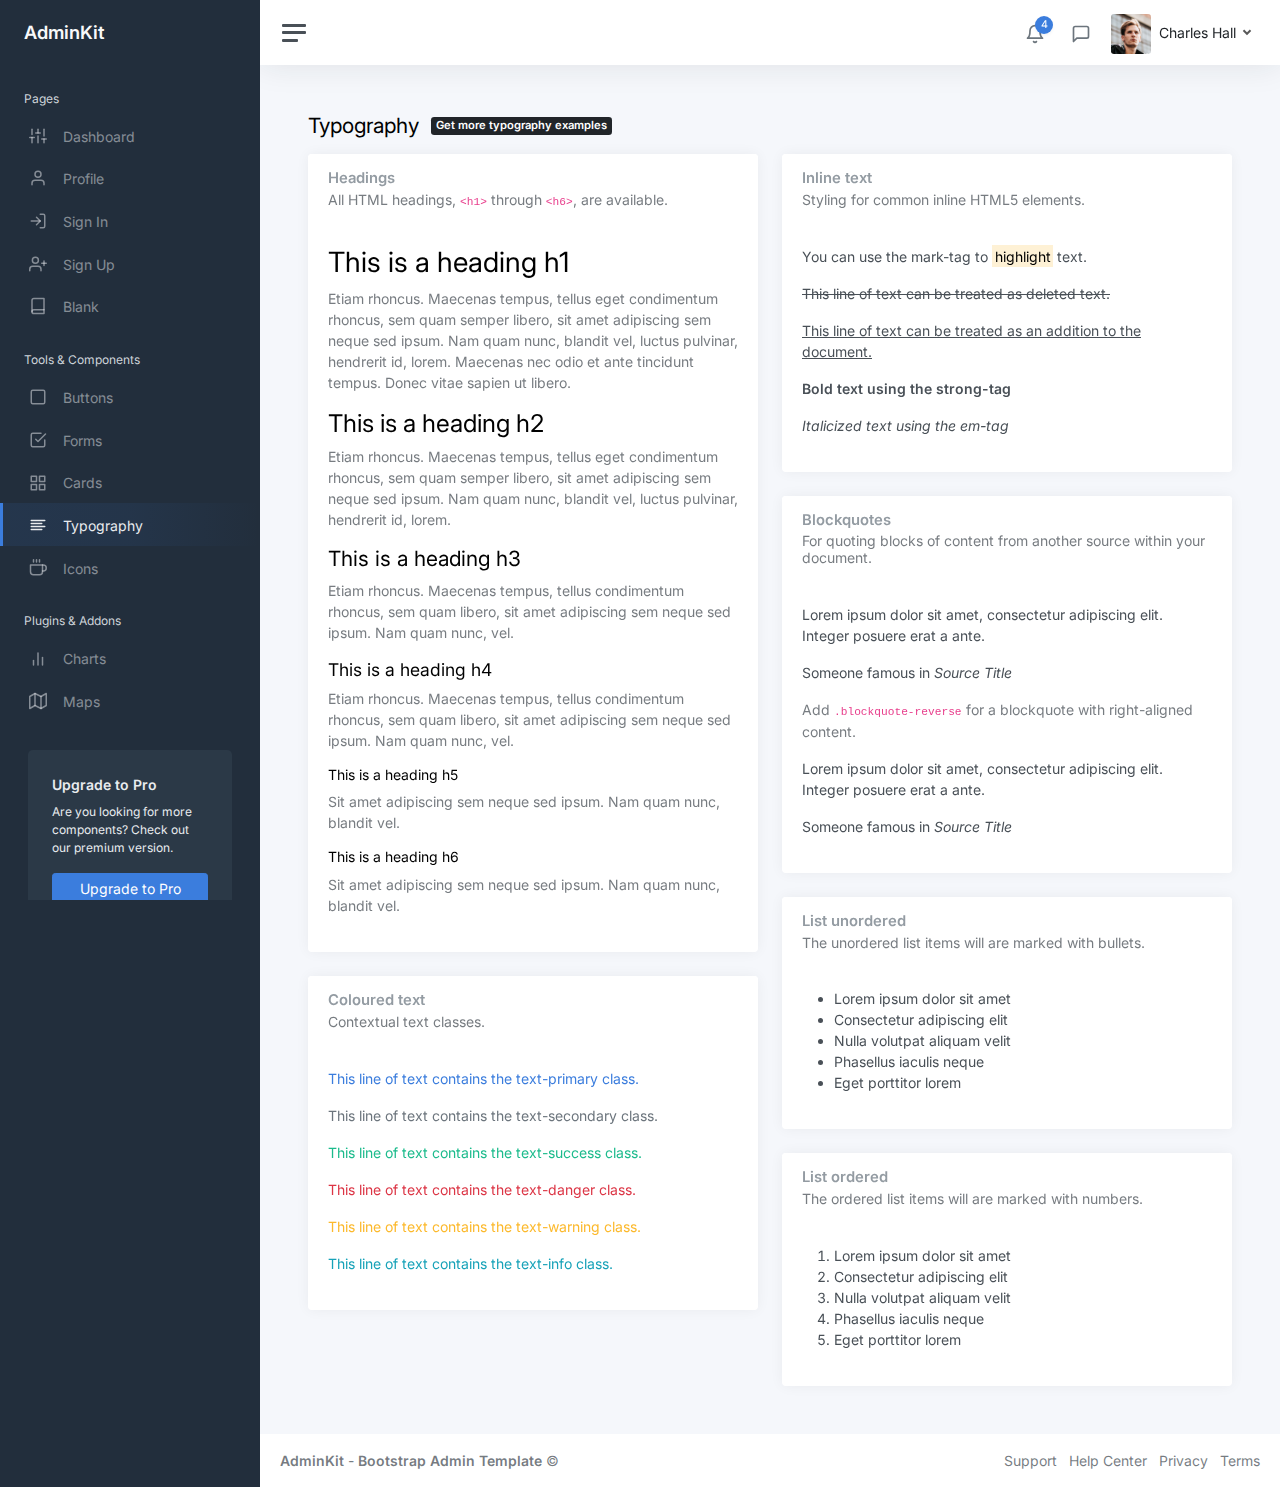
<file: adminkit-dev/static/ui-typography.html>
<!DOCTYPE html>
<html lang="en">

<head>
	<meta charset="utf-8">
	<meta http-equiv="X-UA-Compatible" content="IE=edge">
	<meta name="viewport" content="width=device-width, initial-scale=1, shrink-to-fit=no">
	<meta name="description" content="Responsive Admin &amp; Dashboard Template based on Bootstrap 5">
	<meta name="author" content="AdminKit">
	<meta name="keywords" content="adminkit, bootstrap, bootstrap 5, admin, dashboard, template, responsive, css, sass, html, theme, front-end, ui kit, web">

	<link rel="preconnect" href="https://fonts.gstatic.com">
	<link rel="shortcut icon" href="img/icons/icon-48x48.png" />

	<link rel="canonical" href="https://demo-basic.adminkit.io/ui-typography.html" />

	<title>Typography | AdminKit Demo</title>

	<link href="css/app.css" rel="stylesheet">
	<link href="https://fonts.googleapis.com/css2?family=Inter:wght@300;400;600&display=swap" rel="stylesheet">
</head>

<body>
	<div class="wrapper">
		<nav id="sidebar" class="sidebar js-sidebar">
			<div class="sidebar-content js-simplebar">
				<a class="sidebar-brand" href="index.html">
          <span class="align-middle">AdminKit</span>
        </a>

				<ul class="sidebar-nav">
					<li class="sidebar-header">
						Pages
					</li>

					<li class="sidebar-item">
						<a class="sidebar-link" href="index.html">
              <i class="align-middle" data-feather="sliders"></i> <span class="align-middle">Dashboard</span>
            </a>
					</li>

					<li class="sidebar-item">
						<a class="sidebar-link" href="pages-profile.html">
              <i class="align-middle" data-feather="user"></i> <span class="align-middle">Profile</span>
            </a>
					</li>

					<li class="sidebar-item">
						<a class="sidebar-link" href="pages-sign-in.html">
              <i class="align-middle" data-feather="log-in"></i> <span class="align-middle">Sign In</span>
            </a>
					</li>

					<li class="sidebar-item">
						<a class="sidebar-link" href="pages-sign-up.html">
              <i class="align-middle" data-feather="user-plus"></i> <span class="align-middle">Sign Up</span>
            </a>
					</li>

					<li class="sidebar-item">
						<a class="sidebar-link" href="pages-blank.html">
              <i class="align-middle" data-feather="book"></i> <span class="align-middle">Blank</span>
            </a>
					</li>

					<li class="sidebar-header">
						Tools & Components
					</li>

					<li class="sidebar-item">
						<a class="sidebar-link" href="ui-buttons.html">
              <i class="align-middle" data-feather="square"></i> <span class="align-middle">Buttons</span>
            </a>
					</li>

					<li class="sidebar-item">
						<a class="sidebar-link" href="ui-forms.html">
              <i class="align-middle" data-feather="check-square"></i> <span class="align-middle">Forms</span>
            </a>
					</li>

					<li class="sidebar-item">
						<a class="sidebar-link" href="ui-cards.html">
              <i class="align-middle" data-feather="grid"></i> <span class="align-middle">Cards</span>
            </a>
					</li>

					<li class="sidebar-item active">
						<a class="sidebar-link" href="ui-typography.html">
              <i class="align-middle" data-feather="align-left"></i> <span class="align-middle">Typography</span>
            </a>
					</li>

					<li class="sidebar-item">
						<a class="sidebar-link" href="icons-feather.html">
              <i class="align-middle" data-feather="coffee"></i> <span class="align-middle">Icons</span>
            </a>
					</li>

					<li class="sidebar-header">
						Plugins & Addons
					</li>

					<li class="sidebar-item">
						<a class="sidebar-link" href="charts-chartjs.html">
              <i class="align-middle" data-feather="bar-chart-2"></i> <span class="align-middle">Charts</span>
            </a>
					</li>

					<li class="sidebar-item">
						<a class="sidebar-link" href="maps-google.html">
              <i class="align-middle" data-feather="map"></i> <span class="align-middle">Maps</span>
            </a>
					</li>
				</ul>

				<div class="sidebar-cta">
					<div class="sidebar-cta-content">
						<strong class="d-inline-block mb-2">Upgrade to Pro</strong>
						<div class="mb-3 text-sm">
							Are you looking for more components? Check out our premium version.
						</div>
						<div class="d-grid">
							<a href="upgrade-to-pro.html" class="btn btn-primary">Upgrade to Pro</a>
						</div>
					</div>
				</div>
			</div>
		</nav>

		<div class="main">
			<nav class="navbar navbar-expand navbar-light navbar-bg">
				<a class="sidebar-toggle js-sidebar-toggle">
          <i class="hamburger align-self-center"></i>
        </a>

				<div class="navbar-collapse collapse">
					<ul class="navbar-nav navbar-align">
						<li class="nav-item dropdown">
							<a class="nav-icon dropdown-toggle" href="#" id="alertsDropdown" data-bs-toggle="dropdown">
								<div class="position-relative">
									<i class="align-middle" data-feather="bell"></i>
									<span class="indicator">4</span>
								</div>
							</a>
							<div class="dropdown-menu dropdown-menu-lg dropdown-menu-end py-0" aria-labelledby="alertsDropdown">
								<div class="dropdown-menu-header">
									4 New Notifications
								</div>
								<div class="list-group">
									<a href="#" class="list-group-item">
										<div class="row g-0 align-items-center">
											<div class="col-2">
												<i class="text-danger" data-feather="alert-circle"></i>
											</div>
											<div class="col-10">
												<div class="text-dark">Update completed</div>
												<div class="text-muted small mt-1">Restart server 12 to complete the update.</div>
												<div class="text-muted small mt-1">30m ago</div>
											</div>
										</div>
									</a>
									<a href="#" class="list-group-item">
										<div class="row g-0 align-items-center">
											<div class="col-2">
												<i class="text-warning" data-feather="bell"></i>
											</div>
											<div class="col-10">
												<div class="text-dark">Lorem ipsum</div>
												<div class="text-muted small mt-1">Aliquam ex eros, imperdiet vulputate hendrerit et.</div>
												<div class="text-muted small mt-1">2h ago</div>
											</div>
										</div>
									</a>
									<a href="#" class="list-group-item">
										<div class="row g-0 align-items-center">
											<div class="col-2">
												<i class="text-primary" data-feather="home"></i>
											</div>
											<div class="col-10">
												<div class="text-dark">Login from 192.186.1.8</div>
												<div class="text-muted small mt-1">5h ago</div>
											</div>
										</div>
									</a>
									<a href="#" class="list-group-item">
										<div class="row g-0 align-items-center">
											<div class="col-2">
												<i class="text-success" data-feather="user-plus"></i>
											</div>
											<div class="col-10">
												<div class="text-dark">New connection</div>
												<div class="text-muted small mt-1">Christina accepted your request.</div>
												<div class="text-muted small mt-1">14h ago</div>
											</div>
										</div>
									</a>
								</div>
								<div class="dropdown-menu-footer">
									<a href="#" class="text-muted">Show all notifications</a>
								</div>
							</div>
						</li>
						<li class="nav-item dropdown">
							<a class="nav-icon dropdown-toggle" href="#" id="messagesDropdown" data-bs-toggle="dropdown">
								<div class="position-relative">
									<i class="align-middle" data-feather="message-square"></i>
								</div>
							</a>
							<div class="dropdown-menu dropdown-menu-lg dropdown-menu-end py-0" aria-labelledby="messagesDropdown">
								<div class="dropdown-menu-header">
									<div class="position-relative">
										4 New Messages
									</div>
								</div>
								<div class="list-group">
									<a href="#" class="list-group-item">
										<div class="row g-0 align-items-center">
											<div class="col-2">
												<img src="img/avatars/avatar-5.jpg" class="avatar img-fluid rounded-circle" alt="Vanessa Tucker">
											</div>
											<div class="col-10 ps-2">
												<div class="text-dark">Vanessa Tucker</div>
												<div class="text-muted small mt-1">Nam pretium turpis et arcu. Duis arcu tortor.</div>
												<div class="text-muted small mt-1">15m ago</div>
											</div>
										</div>
									</a>
									<a href="#" class="list-group-item">
										<div class="row g-0 align-items-center">
											<div class="col-2">
												<img src="img/avatars/avatar-2.jpg" class="avatar img-fluid rounded-circle" alt="William Harris">
											</div>
											<div class="col-10 ps-2">
												<div class="text-dark">William Harris</div>
												<div class="text-muted small mt-1">Curabitur ligula sapien euismod vitae.</div>
												<div class="text-muted small mt-1">2h ago</div>
											</div>
										</div>
									</a>
									<a href="#" class="list-group-item">
										<div class="row g-0 align-items-center">
											<div class="col-2">
												<img src="img/avatars/avatar-4.jpg" class="avatar img-fluid rounded-circle" alt="Christina Mason">
											</div>
											<div class="col-10 ps-2">
												<div class="text-dark">Christina Mason</div>
												<div class="text-muted small mt-1">Pellentesque auctor neque nec urna.</div>
												<div class="text-muted small mt-1">4h ago</div>
											</div>
										</div>
									</a>
									<a href="#" class="list-group-item">
										<div class="row g-0 align-items-center">
											<div class="col-2">
												<img src="img/avatars/avatar-3.jpg" class="avatar img-fluid rounded-circle" alt="Sharon Lessman">
											</div>
											<div class="col-10 ps-2">
												<div class="text-dark">Sharon Lessman</div>
												<div class="text-muted small mt-1">Aenean tellus metus, bibendum sed, posuere ac, mattis non.</div>
												<div class="text-muted small mt-1">5h ago</div>
											</div>
										</div>
									</a>
								</div>
								<div class="dropdown-menu-footer">
									<a href="#" class="text-muted">Show all messages</a>
								</div>
							</div>
						</li>
						<li class="nav-item dropdown">
							<a class="nav-icon dropdown-toggle d-inline-block d-sm-none" href="#" data-bs-toggle="dropdown">
                <i class="align-middle" data-feather="settings"></i>
              </a>

							<a class="nav-link dropdown-toggle d-none d-sm-inline-block" href="#" data-bs-toggle="dropdown">
                <img src="img/avatars/avatar.jpg" class="avatar img-fluid rounded me-1" alt="Charles Hall" /> <span class="text-dark">Charles Hall</span>
              </a>
							<div class="dropdown-menu dropdown-menu-end">
								<a class="dropdown-item" href="pages-profile.html"><i class="align-middle me-1" data-feather="user"></i> Profile</a>
								<a class="dropdown-item" href="#"><i class="align-middle me-1" data-feather="pie-chart"></i> Analytics</a>
								<div class="dropdown-divider"></div>
								<a class="dropdown-item" href="index.html"><i class="align-middle me-1" data-feather="settings"></i> Settings & Privacy</a>
								<a class="dropdown-item" href="#"><i class="align-middle me-1" data-feather="help-circle"></i> Help Center</a>
								<div class="dropdown-divider"></div>
								<a class="dropdown-item" href="#">Log out</a>
							</div>
						</li>
					</ul>
				</div>
			</nav>

			<main class="content">
				<div class="container-fluid p-0">

					<div class="mb-3">
						<h1 class="h3 d-inline align-middle">Typography</h1>
						<a class="badge bg-dark text-white ms-2" href="upgrade-to-pro.html">
      Get more typography examples
  </a>
					</div>
					<div class="row">
						<div class="col-12 col-lg-6">
							<div class="card">
								<div class="card-header">
									<h5 class="card-title">Headings</h5>
									<h6 class="card-subtitle text-muted">All HTML headings, <code>&lt;h1&gt;</code> through <code>&lt;h6&gt;</code>, are available.</h6>
								</div>
								<div class="card-body">
									<h1>This is a heading h1</h1>
									<p class="text-muted">Etiam rhoncus. Maecenas tempus, tellus eget condimentum rhoncus, sem quam semper libero, sit amet adipiscing sem neque sed ipsum. Nam quam nunc, blandit
										vel, luctus pulvinar, hendrerit id, lorem. Maecenas nec odio et ante tincidunt tempus. Donec vitae sapien ut libero.</p>
									<h2>This is a heading h2</h2>
									<p class="text-muted">Etiam rhoncus. Maecenas tempus, tellus eget condimentum rhoncus, sem quam semper libero, sit amet adipiscing sem neque sed ipsum. Nam quam nunc, blandit
										vel, luctus pulvinar, hendrerit id, lorem.</p>
									<h3>This is a heading h3</h3>
									<p class="text-muted">Etiam rhoncus. Maecenas tempus, tellus condimentum rhoncus, sem quam libero, sit amet adipiscing sem neque sed ipsum. Nam quam nunc, vel.</p>
									<h4>This is a heading h4</h4>
									<p class="text-muted">Etiam rhoncus. Maecenas tempus, tellus condimentum rhoncus, sem quam libero, sit amet adipiscing sem neque sed ipsum. Nam quam nunc, vel.</p>
									<h5>This is a heading h5</h5>
									<p class="text-muted">Sit amet adipiscing sem neque sed ipsum. Nam quam nunc, blandit vel.</p>
									<h6>This is a heading h6</h6>
									<p class="text-muted">Sit amet adipiscing sem neque sed ipsum. Nam quam nunc, blandit vel.</p>
								</div>
							</div>

							<div class="card">
								<div class="card-header">
									<h5 class="card-title">Coloured text</h5>
									<h6 class="card-subtitle text-muted">Contextual text classes.</h6>
								</div>
								<div class="card-body">
									<p class="text-primary">This line of text contains the text-primary class.</p>
									<p class="text-secondary">This line of text contains the text-secondary class.</p>
									<p class="text-success">This line of text contains the text-success class.</p>
									<p class="text-danger">This line of text contains the text-danger class.</p>
									<p class="text-warning">This line of text contains the text-warning class.</p>
									<p class="text-info">This line of text contains the text-info class.</p>
								</div>
							</div>
						</div>
						<div class="col-12 col-lg-6">
							<div class="card">
								<div class="card-header">
									<h5 class="card-title">Inline text</h5>
									<h6 class="card-subtitle text-muted">Styling for common inline HTML5 elements.</h6>
								</div>
								<div class="card-body">
									<p>You can use the mark-tag to <mark>highlight</mark> text.</p>
									<p><del>This line of text can be treated as deleted text.</del></p>
									<p><ins>This line of text can be treated as an addition to the document.</ins></p>
									<p><strong>Bold text using the strong-tag</strong></p>
									<p><em>Italicized text using the em-tag</em></p>
								</div>
							</div>

							<div class="card">
								<div class="card-header">
									<h5 class="card-title">Blockquotes</h5>
									<h6 class="card-subtitle text-muted">For quoting blocks of content from another source within your document.</h6>
								</div>
								<div class="card-body">
									<blockquote>
										<p>
											Lorem ipsum dolor sit amet, consectetur adipiscing elit. Integer posuere erat a ante.
										</p>
										<footer>
											Someone famous in <cite title="Source Title">Source Title</cite>
										</footer>
									</blockquote>
									<p class="text-muted m-b-15 m-t-20">
										Add <code>.blockquote-reverse</code> for a blockquote with right-aligned content.
									</p>
									<blockquote class="blockquote-reverse m-b-0">
										<p>
											Lorem ipsum dolor sit amet, consectetur adipiscing elit. Integer posuere erat a ante.
										</p>
										<footer>
											Someone famous in <cite title="Source Title">Source Title</cite>
										</footer>
									</blockquote>
								</div>
							</div>

							<div class="card">
								<div class="card-header">
									<h5 class="card-title">List unordered</h5>
									<h6 class="card-subtitle text-muted">The unordered list items will are marked with bullets.</h6>
								</div>
								<div class="card-body">
									<ul>
										<li>
											Lorem ipsum dolor sit amet
										</li>
										<li>
											Consectetur adipiscing elit
										</li>
										<li>
											Nulla volutpat aliquam velit
										</li>
										<li>
											Phasellus iaculis neque
										</li>
										<li>
											Eget porttitor lorem
										</li>
									</ul>
								</div>
							</div>

							<div class="card">
								<div class="card-header">
									<h5 class="card-title">List ordered</h5>
									<h6 class="card-subtitle text-muted">The ordered list items will are marked with numbers.</h6>
								</div>
								<div class="card-body">
									<ol>
										<li>
											Lorem ipsum dolor sit amet
										</li>
										<li>
											Consectetur adipiscing elit
										</li>
										<li>
											Nulla volutpat aliquam velit
										</li>
										<li>
											Phasellus iaculis neque
										</li>
										<li>
											Eget porttitor lorem
										</li>
									</ol>
								</div>
							</div>
						</div>
					</div>

				</div>
			</main>

			<footer class="footer">
				<div class="container-fluid">
					<div class="row text-muted">
						<div class="col-6 text-start">
							<p class="mb-0">
								<a class="text-muted" href="https://adminkit.io/" target="_blank"><strong>AdminKit</strong></a> - <a class="text-muted" href="https://adminkit.io/" target="_blank"><strong>Bootstrap Admin Template</strong></a>								&copy;
							</p>
						</div>
						<div class="col-6 text-end">
							<ul class="list-inline">
								<li class="list-inline-item">
									<a class="text-muted" href="https://adminkit.io/" target="_blank">Support</a>
								</li>
								<li class="list-inline-item">
									<a class="text-muted" href="https://adminkit.io/" target="_blank">Help Center</a>
								</li>
								<li class="list-inline-item">
									<a class="text-muted" href="https://adminkit.io/" target="_blank">Privacy</a>
								</li>
								<li class="list-inline-item">
									<a class="text-muted" href="https://adminkit.io/" target="_blank">Terms</a>
								</li>
							</ul>
						</div>
					</div>
				</div>
			</footer>
		</div>
	</div>

	<script src="js/app.js"></script>

</body>

</html>
</file>
